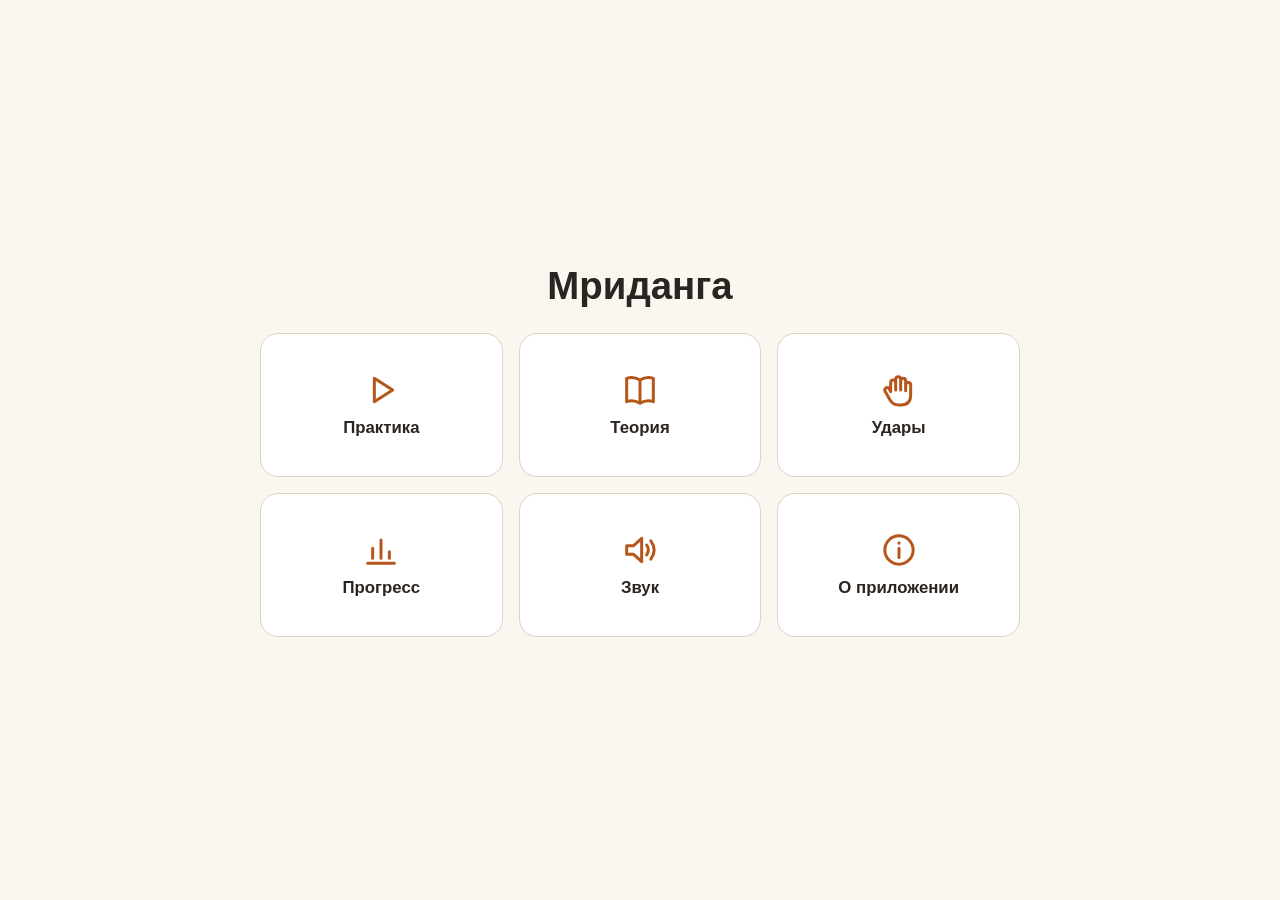
<file: index.html>
<!doctype html>
<html lang="ru">
<head>
  <meta charset="utf-8">
  <meta name="viewport" content="width=device-width, initial-scale=1, viewport-fit=cover">
  <title>Мриданга</title>
  <meta name="description" content="Мриданга: упражнения, метроном и подсказки предстоящих ударов.">
  <meta name="theme-color" content="#faf6f0" media="(prefers-color-scheme: light)">
  <meta name="theme-color" content="#1b1815" media="(prefers-color-scheme: dark)">
  <link rel="stylesheet" href="src/styles.css?v=0.3.7">
</head>
<body>
  <div class="shell">
    <header class="bar bar-top" id="top" hidden></header>
    <main id="app" tabindex="-1"><p class="muted loading">Загрузка…</p></main>
    <footer class="bar bar-bottom" id="bottom" hidden></footer>
  </div>
  <noscript>Для работы самоучителя нужен JavaScript.</noscript>
  <script type="module" src="src/app.js?v=0.3.8"></script>
</body>
</html>
</file>
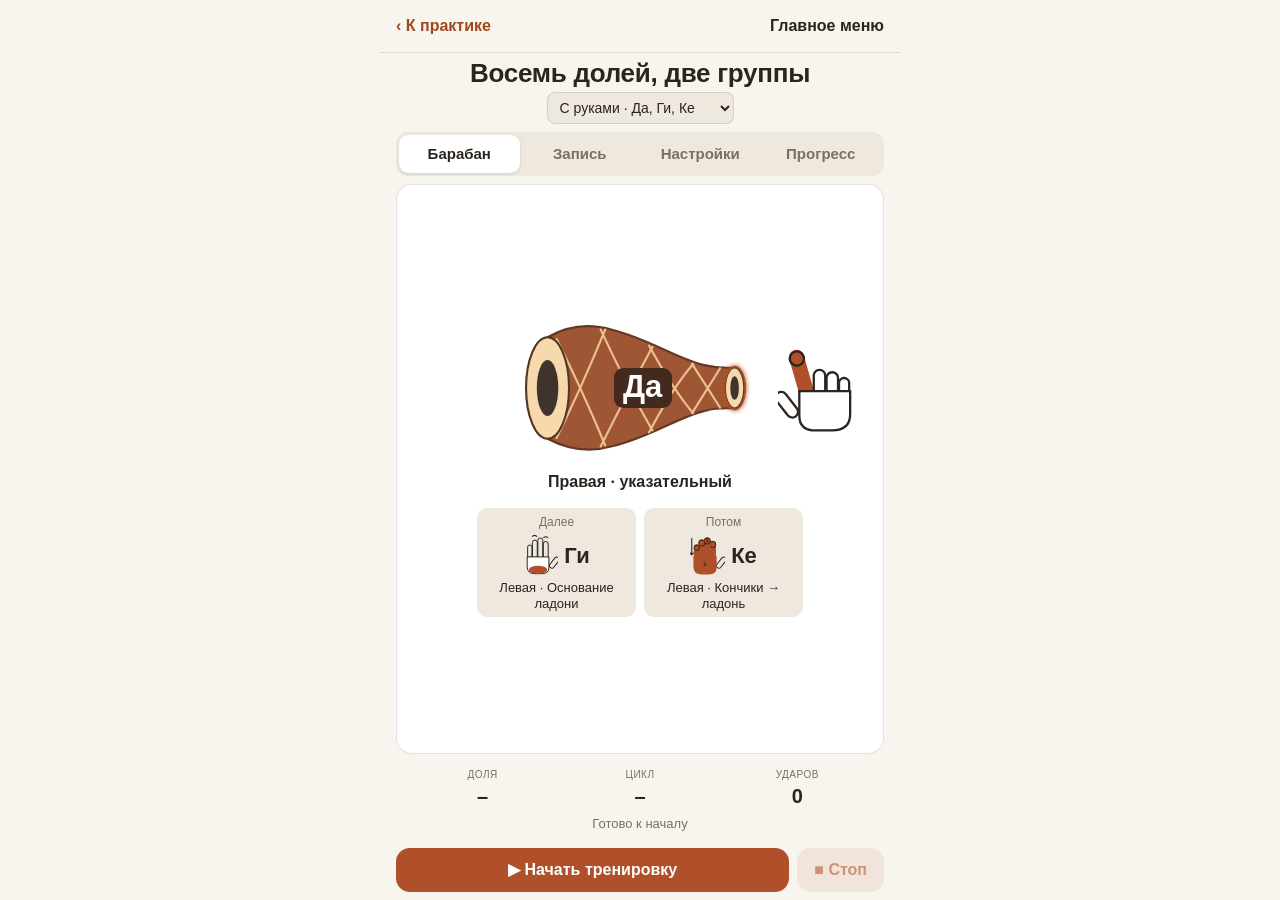
<file: eight/index.html>
<!doctype html><html lang="ru"><meta charset="utf-8"><meta name="viewport" content="width=device-width,initial-scale=1,viewport-fit=cover"><meta name="color-scheme" content="light dark"><title>Восемь долей, две группы · Мриданга</title><style>/* Самоучитель по мриданге — мобильная тема.
   Внутри Telegram цвета берутся из themeParams (--tg-*), вне — из своей палитры. */

:root {
  --bg-d: #f8f4ee;
  --bg2-d: #efe8de;
  --surface-d: #ffffff;
  --text-d: #2b241f;
  --hint-d: #7b6f65;
  --accent-d: #b0502a;
  --accent-text-d: #ffffff;
  --link-d: #a2461f;

  --bg: var(--tg-bg, var(--bg-d));
  --bg-2: var(--tg-bg-2, var(--bg2-d));
  --surface: var(--surface-d);
  --text: var(--tg-text, var(--text-d));
  --hint: var(--tg-hint, var(--hint-d));
  --accent: var(--tg-button, var(--accent-d));
  --accent-text: var(--tg-button-text, var(--accent-text-d));
  --link: var(--tg-link, var(--link-d));
  --accent-soft: color-mix(in srgb, var(--accent) 16%, transparent);
  --line: color-mix(in srgb, var(--text) 13%, transparent);
  --now: #e9a23b;

  --draft: #8a6d1f;
  --draft-bg: #fbf1d4;
  --review: #9a5a00;
  --review-bg: #ffe8c7;
  --verified: #1f7a43;
  --verified-bg: #d9f2e2;
  --published: #156a7a;
  --published-bg: #d5eef2;
  --invalid: #b3261e;
  --invalid-bg: #fbe1de;
  --test: #3d5a8a;
  --test-bg: #e3eaf6;
  --danger: #b3261e;

  --radius: 16px;
  --gutter: 16px;
  font-family: -apple-system, BlinkMacSystemFont, 'Segoe UI', Roboto, 'Helvetica Neue', Arial, sans-serif;
  color-scheme: light dark;
}

@media (prefers-color-scheme: dark) {
  :root:not([data-theme='light']) {
    --bg-d: #191512;
    --bg2-d: #231d18;
    --surface-d: #2a231d;
    --text-d: #f2eae1;
    --hint-d: #a89a8d;
    --accent-d: #e27c4c;
    --accent-text-d: #1a120d;
    --link-d: #f0a172;
    --draft: #e8cd7a;
    --draft-bg: #3a3218;
    --review: #ffbf6b;
    --review-bg: #3d2a10;
    --verified: #7fd6a0;
    --verified-bg: #173523;
    --published: #7fd0de;
    --published-bg: #12323a;
    --invalid: #ff9a8f;
    --invalid-bg: #3d1714;
    --test: #a9c2ee;
    --test-bg: #1c2638;
  }
}

:root[data-theme='dark'] {
  --bg-d: #191512;
  --bg2-d: #231d18;
  --surface-d: #2a231d;
  --text-d: #f2eae1;
  --hint-d: #a89a8d;
  --accent-d: #e27c4c;
  --accent-text-d: #1a120d;
  --link-d: #f0a172;
  --surface: var(--tg-bg-2, var(--surface-d));
  --draft: #e8cd7a;
  --draft-bg: #3a3218;
  --review: #ffbf6b;
  --review-bg: #3d2a10;
  --verified: #7fd6a0;
  --verified-bg: #173523;
  --published: #7fd0de;
  --published-bg: #12323a;
  --invalid: #ff9a8f;
  --invalid-bg: #3d1714;
  --test: #a9c2ee;
  --test-bg: #1c2638;
}

* { box-sizing: border-box; }
html { -webkit-text-size-adjust: 100%; }
body {
  margin: 0;
  background: var(--bg);
  color: var(--text);
  font-size: 16px;
  line-height: 1.45;
  -webkit-tap-highlight-color: transparent;
}
a { color: var(--link); }
h1 { font-size: 26px; line-height: 1.15; margin: 4px 0 6px; letter-spacing: -0.01em; }
h2 { font-size: 15px; text-transform: uppercase; letter-spacing: 0.06em; color: var(--hint); margin: 0 0 10px; }
.card h2 + * { margin-top: 0; }
.card h2:not(:first-child) { margin-top: 18px; }
p { margin: 0 0 8px; }
code { font-family: ui-monospace, SFMono-Regular, Menlo, monospace; font-size: 0.9em; }
button, select, input { font: inherit; color: inherit; }
.boot { padding: 40px var(--gutter); color: var(--hint); }

#app { max-width: 520px; margin: 0 auto; min-height: 100vh; }
.topbar {
  position: sticky; top: 0; z-index: 5;
  display: flex; align-items: center; gap: 10px;
  padding: calc(8px + env(safe-area-inset-top)) var(--gutter) 8px;
  background: color-mix(in srgb, var(--bg) 90%, transparent);
  backdrop-filter: blur(10px);
  border-bottom: 1px solid var(--line);
}
.topbar .brand { font-weight: 700; text-decoration: none; color: var(--text); }
.topbar .back { text-decoration: none; font-weight: 600; min-height: 36px; display: inline-flex; align-items: center; }
.topbar .back[hidden] { display: none; }
.topbar .env { margin-left: auto; font-size: 12px; color: var(--hint); border: 1px solid var(--line); border-radius: 99px; padding: 2px 8px; }

main { outline: none; }
.screen { padding: 14px var(--gutter) calc(32px + env(safe-area-inset-bottom)); display: grid; grid-template-columns: minmax(0, 1fr); gap: 14px; }
.screen-head .lead, .hero .lead { color: var(--hint); }
.eyebrow { font-size: 13px; color: var(--hint); margin: 0; }
.section-title { margin: 4px 0 -4px; }
.hint { color: var(--hint); font-size: 13px; }
.center { text-align: center; }
.row { display: flex; flex-wrap: wrap; gap: 6px; align-items: center; }

.card {
  background: var(--surface);
  border: 1px solid var(--line);
  border-radius: var(--radius);
  padding: 14px;
  color: inherit;
  text-decoration: none;
  display: block;
}

/* Маркировка статуса */
.badge { display: inline-flex; align-items: center; gap: 2px; font-size: 12px; font-weight: 600; padding: 3px 8px; border-radius: 99px; white-space: nowrap; }
.badge-draft { color: var(--draft); background: var(--draft-bg); }
.badge-review { color: var(--review); background: var(--review-bg); }
.badge-verified { color: var(--verified); background: var(--verified-bg); }
.badge-published { color: var(--published); background: var(--published-bg); }
.badge-invalid { color: var(--invalid); background: var(--invalid-bg); }
.chip { display: inline-block; font-size: 12px; padding: 3px 8px; border-radius: 99px; background: var(--bg-2); color: var(--hint); }
.chip.warn { color: var(--review); background: var(--review-bg); margin-left: 6px; }
.banner { border-radius: 12px; padding: 10px 12px; font-size: 14px; border-left: 4px solid currentColor; }
.banner p:last-child { margin: 0; }
.banner-draft { color: var(--draft); background: var(--draft-bg); }
.banner-review { color: var(--review); background: var(--review-bg); }
.banner-invalid { color: var(--invalid); background: var(--invalid-bg); }
.banner-invalid a { color: inherit; font-weight: 600; }
/* Тестовое происхождение — отдельный тон, не путать со статусом проверки */
.origin-mark { margin: 6px 0 8px; padding: 8px 10px; border-radius: 10px; font-size: 14px; color: var(--test); background: var(--test-bg); border: 1px dashed currentColor; }
.origin-mark p { margin: 0; }
.origin-mark p + p { margin-top: 4px; color: var(--text); }
.chip.test { color: var(--test); background: var(--test-bg); }
.banner p { color: var(--text); }
.draft-term { text-decoration: underline dashed color-mix(in srgb, currentColor 55%, transparent); text-underline-offset: 3px; }

/* Главная */
.hero { text-align: center; padding: 8px 0 0; }
.hero-mark svg { width: 120px; height: 60px; }
.tiles { display: grid; grid-template-columns: 1fr 1fr; gap: 10px; }
.tile {
  display: grid; gap: 2px; padding: 14px; min-height: 96px;
  background: var(--surface); border: 1px solid var(--line); border-radius: var(--radius);
  text-decoration: none; color: var(--text);
}
.tile:active, .card.item:active { transform: scale(0.985); }
.tile-icon { font-size: 22px; color: var(--accent); }
.tile small { color: var(--hint); }
.continue { display: grid; gap: 2px; border-color: var(--accent); }
.continue small { color: var(--accent); font-weight: 600; }
.stat-row { display: grid; grid-template-columns: repeat(3, 1fr); text-align: center; }
.stat-row b { display: block; font-size: 22px; }
.stat-row small { color: var(--hint); font-size: 12px; }

/* Списки */
.list { list-style: none; margin: 0; padding: 0; display: grid; gap: 10px; }
.card.item { display: flex; gap: 12px; align-items: flex-start; }
.item-num {
  flex: none; width: 32px; height: 32px; border-radius: 50%;
  display: grid; place-items: center; font-weight: 700;
  background: var(--accent-soft); color: var(--accent);
}
.item-body { display: grid; gap: 6px; min-width: 0; }
.item-body p { margin: 0; color: var(--hint); font-size: 14px; }
.formula-preview { display: grid; gap: 2px; }
.formula-inline { display: flex; flex-wrap: wrap; gap: 4px 8px; font-size: 14px; }
.formula-inline .fi-accent { font-weight: 800; color: var(--accent); }
.formula-inline .fi-rest { color: var(--hint); }
.formula-inline .fi-group { color: var(--hint); }
.formula-inline .fi-multi { display: inline-flex; gap: 3px; padding: 0 5px; border-radius: 6px; background: var(--bg-2); }

/* Ритмическая сетка */
.rhythm-grid { display: grid; gap: 12px; }
.cycle-label { font-size: 12px; color: var(--hint); margin-bottom: 4px; font-weight: 600; }
.beats { display: grid; grid-template-columns: repeat(var(--cols), minmax(0, 1fr)); gap: 6px 4px; }
.beat {
  border-radius: 10px; padding: 4px; display: grid; gap: 4px;
  background: var(--bg-2); border: 2px solid transparent;
  transition: border-color 60ms linear;
}
.beat.metro-odd { background: color-mix(in srgb, var(--bg-2) 55%, var(--surface)); }
.beat.group-start { box-shadow: -4px 0 0 -1px var(--surface), -6px 0 0 -1px var(--accent); }
.beats[style*='--cols: 4'] .beat.group-start:nth-child(4n + 1),
.beats[style*='--cols: 2'] .beat.group-start:nth-child(2n + 1) { box-shadow: none; border-top: 2px solid var(--accent); }
.beat.now { border-color: var(--now); }
.subs { display: grid; grid-template-columns: repeat(var(--subs), minmax(0, 1fr)); gap: 2px; min-height: 48px; }
.sub {
  position: relative; display: grid; place-items: center; border-radius: 7px;
  background: var(--surface); min-width: 0; overflow: hidden; padding: 0 1px;
  transition: background-color 60ms linear, transform 60ms linear;
}
.sub .mark { font-size: 15px; font-weight: 500; white-space: nowrap; overflow: hidden; text-overflow: clip; max-width: 100%; }
.beat.subs-2 .mark { font-size: 13px; }
.beat.subs-3 .mark { font-size: 11px; }
.beat:is(.subs-4, .subs-5, .subs-6, .subs-7, .subs-8) .mark { font-size: 10px; }
.sub.accent { background: var(--accent-soft); }
.sub.accent .mark { font-weight: 800; color: var(--accent); }
.accent-mark { position: absolute; top: 0; left: 3px; font-size: 12px; font-weight: 900; color: var(--accent); line-height: 1; }
.sub.rest { background: transparent; border: 1.5px dashed var(--line); }
.sub.rest .mark { color: var(--hint); font-size: 22px; line-height: 1; }
.sub.now { background: var(--now); transform: scale(1.04); }
.sub.now .mark, .sub.now .accent-mark { color: #1d140c; }
.beat-num { text-align: center; font-size: 12px; font-weight: 700; color: var(--hint); }
.beat-num.off { font-weight: 400; opacity: 0.7; }
.legend-box summary { cursor: pointer; color: var(--link); font-size: 14px; margin-top: 8px; }
.legend { list-style: none; padding: 0; margin: 8px 0 0; display: grid; grid-template-columns: 1fr 1fr; gap: 6px; font-size: 13px; color: var(--hint); }
.lg { display: inline-block; min-width: 34px; text-align: center; padding: 1px 4px; border-radius: 6px; background: var(--bg-2); color: var(--text); font-weight: 600; }
.lg-accent { color: var(--accent); background: var(--accent-soft); }
.lg-rest { border: 1.5px dashed var(--line); background: transparent; }
.lg-group { color: var(--accent); }

/* Управление */
.segmented { display: grid; grid-auto-flow: column; grid-auto-columns: 1fr; gap: 4px; padding: 4px; background: var(--bg-2); border-radius: 12px; }
.seg {
  border: 0; border-radius: 9px; padding: 8px 6px; background: transparent; cursor: pointer;
  display: grid; gap: 1px; font-weight: 600; min-height: 48px;
}
.seg small { font-weight: 400; font-size: 11px; color: var(--hint); }
.seg.active { background: var(--surface); box-shadow: 0 1px 3px rgb(0 0 0 / 12%); color: var(--accent); }
.tempo { display: grid; gap: 6px; }
.tempo-row { display: flex; align-items: center; justify-content: space-between; }
.tempo-value b { font-size: 34px; font-variant-numeric: tabular-nums; }
.tempo-value small { color: var(--hint); }
.tempo-range { display: flex; justify-content: space-between; font-size: 12px; color: var(--hint); }
input[type='range'] { width: 100%; accent-color: var(--accent); min-height: 32px; }
.round {
  width: 48px; height: 48px; border-radius: 50%; border: 1px solid var(--line);
  background: var(--bg-2); font-size: 24px; font-weight: 600; cursor: pointer; line-height: 1;
}
.round.small { width: 40px; height: 40px; font-size: 20px; }
.round:active { background: var(--accent-soft); }
.stepper { display: inline-flex; align-items: center; gap: 8px; }
.stepper-value { min-width: 48px; text-align: center; font-weight: 700; font-variant-numeric: tabular-nums; }
.repeat-row { display: flex; align-items: center; justify-content: space-between; gap: 8px; flex-wrap: wrap; margin-top: 14px; }
.check { display: inline-flex; align-items: center; gap: 8px; font-size: 14px; min-height: 40px; }
.check input { width: 20px; height: 20px; accent-color: var(--accent); }

/* Счётчик */
.counter { background: var(--surface); border: 1px solid var(--line); border-radius: var(--radius); padding: 12px; display: grid; gap: 8px; }
.counter-cells { display: grid; grid-template-columns: repeat(3, 1fr); text-align: center; }
.cc span { display: block; font-size: 12px; color: var(--hint); text-transform: uppercase; letter-spacing: 0.05em; }
.cc b { font-size: 28px; font-variant-numeric: tabular-nums; }
.cycle-dots { display: flex; flex-wrap: wrap; justify-content: center; gap: 6px; min-height: 10px; }
.dot { width: 10px; height: 10px; border-radius: 50%; background: var(--bg-2); border: 1px solid var(--line); }
.dot.done { background: var(--accent); border-color: var(--accent); }
.dot.cur { background: var(--now); border-color: var(--now); }
.counter-phase { text-align: center; font-size: 14px; color: var(--hint); }

/* Кнопки */
.actions { display: grid; grid-template-columns: 1fr 1fr; gap: 10px; }
.actions.single { grid-template-columns: 1fr; }
.btn {
  min-height: 52px; border-radius: 14px; border: 1px solid transparent; padding: 0 16px;
  font-weight: 700; font-size: 16px; cursor: pointer;
}
.btn[hidden] { display: none; }
.btn.primary { background: var(--accent); color: var(--accent-text); }
.btn.secondary { background: var(--accent-soft); color: var(--accent); }
.btn.ghost { background: transparent; border-color: var(--line); color: var(--text); }
.btn.big { min-height: 60px; font-size: 18px; }
.btn.stop { background: var(--text); color: var(--bg); }
.btn.danger { background: transparent; border-color: var(--danger); color: var(--danger); width: 100%; }
.btn:disabled { opacity: 0.6; }

/* Метроном */
.metro-lights { display: flex; flex-wrap: wrap; justify-content: center; gap: 8px; margin-bottom: 14px; }
.light {
  width: 40px; height: 40px; border-radius: 50%; display: grid; place-items: center;
  background: var(--bg-2); color: var(--hint); font-weight: 700; font-size: 14px;
  border: 2px solid var(--line); transition: background-color 50ms linear;
}
.light.first { border-color: var(--accent); }
.light.on { background: var(--now); color: #1d140c; border-color: var(--now); }
.light.first.on { background: var(--accent); color: var(--accent-text); border-color: var(--accent); }

/* Описание материала */
.meta { display: grid; grid-template-columns: minmax(96px, auto) 1fr; gap: 8px 12px; margin: 0; font-size: 14px; }
.meta dt { color: var(--hint); }
.meta dd { margin: 0; min-width: 0; overflow-wrap: anywhere; }
.meta .badge { white-space: normal; }
.formula-src { display: block; background: var(--bg-2); padding: 4px 6px; border-radius: 6px; margin-bottom: 4px; }
.progress-line { font-weight: 600; }

/* Настройки */
.set-row { display: flex; align-items: center; justify-content: space-between; gap: 12px; padding: 10px 0; border-bottom: 1px solid var(--line); min-height: 48px; }
.set-row:last-child { border-bottom: 0; }
.set-row > span:first-child { display: grid; }
.set-row small { color: var(--hint); font-size: 12px; }
.set-row.disabled { opacity: 0.65; }
.set-row select { padding: 8px; border-radius: 10px; border: 1px solid var(--line); background: var(--bg-2); max-width: 60%; min-width: 0; flex: 0 1 auto; text-overflow: ellipsis; }
.range-wrap { display: flex; align-items: center; gap: 8px; width: 50%; }
.range-wrap output { min-width: 40px; text-align: right; font-size: 13px; color: var(--hint); }
.switch { appearance: none; width: 46px; height: 28px; border-radius: 99px; background: var(--bg-2); border: 1px solid var(--line); position: relative; flex: none; cursor: pointer; transition: background-color 120ms; }
.switch::after { content: ''; position: absolute; top: 2px; left: 2px; width: 22px; height: 22px; border-radius: 50%; background: var(--surface); box-shadow: 0 1px 2px rgb(0 0 0 / 25%); transition: transform 120ms; }
.switch:checked { background: var(--accent); border-color: var(--accent); }
.switch:checked::after { transform: translateX(18px); }
.switch:disabled { cursor: not-allowed; }

/* Термины */
.term { display: grid; gap: 6px; }
.term-head { display: flex; align-items: center; gap: 8px; flex-wrap: wrap; }
.term-label { font-size: 22px; }
.errors { color: var(--danger); font-size: 13px; padding-left: 18px; }

/* Панель тренировки: лента, «Без движения», сетка. Во время игры прилипает под шапкой,
   чтобы «Стоп» и ближайшие удары были видны вместе без прокрутки к ним. */
.practice-panel {
  background: var(--surface); border: 1px solid var(--line); border-radius: var(--radius);
  padding: 10px; display: grid; gap: 8px;
}
.practice-panel.playing {
  position: sticky; z-index: 4;
  top: calc(53px + env(safe-area-inset-top));
  box-shadow: 0 6px 18px rgb(0 0 0 / 14%);
}
.practice-panel .actions { gap: 8px; }
.panel-marks { display: flex; flex-wrap: wrap; gap: 6px; align-items: center; }
.panel-marks .badge { white-space: normal; }
.practice-panel .btn { min-height: 48px; }
.lane-view { display: grid; gap: 8px; }
.view-switch .seg { min-height: 36px; padding: 4px; font-size: 13px; }
.lane-view [hidden] { display: none !important; }
.lane-status { margin: 0; font-size: 12px; color: var(--hint); text-align: center; min-height: 2.6em; }
.lane-view[data-state='hidden'] .lane-status { color: var(--review); font-weight: 600; }

.lane {
  --card-w: 60px; --marker-x: 96px;
  position: relative; height: 152px; overflow: hidden; border-radius: 12px;
  background: var(--bg-2); touch-action: pan-y; contain: layout paint;
}
.lane-strip {
  position: absolute; inset: 0 auto 0 0; width: 0;
  will-change: transform; pointer-events: none;
}
.lane-strip .lc {
  position: absolute; top: 22px; left: calc(var(--seq) * var(--card-w));
  width: calc(var(--card-w) - 4px); margin-left: 2px; height: 106px;
}
.lane-strip .lc.past { opacity: 0.45; }
/* Линия «Сейчас» видна над и под рядом карточек и не закрывает текст */
.lane-marker {
  position: absolute; top: 14px; bottom: 0; left: calc(var(--marker-x) - 1.5px);
  width: 3px; pointer-events: none;
  background: linear-gradient(to bottom, var(--now) 0 9px, transparent 9px calc(100% - 26px), var(--now) calc(100% - 26px));
}
.lane-marker::before {
  content: ''; position: absolute; top: -2px; left: -4.5px;
  border: 6px solid transparent; border-top-color: var(--now); border-bottom: 0;
}
.lane-marker span {
  position: absolute; bottom: 2px; left: 50%; transform: translateX(-50%);
  font-size: 11px; font-weight: 800; color: var(--text); background: var(--now);
  color: #1d140c; padding: 0 6px; border-radius: 99px; white-space: nowrap;
}

/* Карточка удара (лента и «Без движения») */
.lc {
  display: grid; grid-template-rows: auto auto auto 1fr; justify-items: center; align-content: start;
  gap: 1px; padding: 3px 2px; border-radius: 9px; background: var(--surface);
  border: 1.5px solid var(--line); text-align: center; overflow: hidden; min-width: 0;
}
.lc-top { display: flex; gap: 4px; justify-content: center; font-size: 11px; color: var(--hint); font-weight: 700; min-height: 15px; }
.lc-sub { font-weight: 400; }
.lc-main { font-size: 18px; font-weight: 600; line-height: 1.15; min-height: 1.15em; white-space: nowrap; max-width: 100%; overflow: hidden; }
.lc > * { min-height: min-content; }
.lc-main.long { font-size: 15px; }
.lc-main.xlong { font-size: 13px; }
.lc-accent { color: var(--accent); font-weight: 900; margin-right: 1px; }
.lc.accent { border-color: var(--accent); border-width: 2.5px; }
.lc.accent .lc-main { color: var(--accent); font-weight: 800; }
.lc-flag { font-size: 10px; font-weight: 700; color: var(--accent); text-transform: uppercase; letter-spacing: 0.03em; }
.lc-tech { max-width: 100%; font-size: 9px; line-height: 1.15; letter-spacing: -0.02em; overflow-wrap: normal; word-break: normal; hyphens: none; color: var(--hint); display: grid; justify-items: center; gap: 1px; }
.lc-tech.unknown { font-style: italic; }
/* Признаки техники: рука и мембрана (Р:П, М:Л), пальцы, приём (значок легенды) */
.tech-row { display: flex; align-items: center; justify-content: center; gap: 2px; min-height: 0; }
.tech-row:empty { display: none; }
.tech-sides { display: grid; text-align: left; font-weight: 700; line-height: 1.1; white-space: nowrap; }
.tech-fingers { max-width: 100%; }
.tech-method b { font-size: 11px; font-weight: 800; color: var(--text); }
.lc.now .tech-method b { color: #1d140c; }
.lc-tech.full { font-size: 10px; letter-spacing: 0; }
.lc-tech.full .tech-method { white-space: normal; }
.tech-legend { margin: 0; font-size: 11px; line-height: 1.3; color: var(--hint); display: grid; gap: 2px; text-align: center; }
.tech-legend b { color: var(--text); }
.lc-tech.invalid { color: var(--invalid); font-style: normal; font-weight: 700; }
.lc-unverified { font-size: 9px; color: var(--review); white-space: nowrap; }
.lc-unverified .full { display: none; }
.still .lc-unverified .full { display: inline; }
.still .lc-unverified .short { display: none; }
.lc.rest { background: transparent; border-style: dashed; }
.lc.rest .lc-main { font-size: 13px; color: var(--hint); font-weight: 500; padding-top: 6px; }
.lc.count-in { background: transparent; border-style: dotted; }
.lc.count-in .lc-main { font-size: 22px; color: var(--hint); }
.lc.count-in .lc-count { font-weight: 400; }
.lc.end { background: var(--bg); border-style: double; border-width: 3px; }
.lc.end .lc-main { font-size: 13px; padding-top: 14px; }
.lc.empty { background: transparent; border-style: dashed; }
.lc.empty .lc-main { color: var(--hint); padding-top: 22px; }
.lc.now { background: var(--now); border-color: var(--now); }
.lc.now .lc-main, .lc.now .lc-top, .lc.now .lc-tech, .lc.now .lc-accent, .lc.now .lc-flag, .lc.now .lc-unverified { color: #1d140c; }
/* Поддоли одной доли — общая полоса снизу */
.lc.in-beat { box-shadow: inset 0 -4px 0 color-mix(in srgb, var(--accent) 35%, transparent); }
.lane-strip .lc.in-beat:not(.sub-last) { margin-right: -2px; border-top-right-radius: 3px; border-bottom-right-radius: 3px; }
.lane-strip .lc.in-beat:not(.sub-first) { border-top-left-radius: 3px; border-bottom-left-radius: 3px; }
/* Граница цикла: подпись над карточкой и черта слева */
.lc-boundary {
  position: absolute; top: -20px; left: -2px; white-space: nowrap;
  font-size: 10px; font-weight: 700; color: var(--accent);
}
.lane-strip .lc.cycle-start { overflow: visible; border-left: 3px solid var(--accent); }
.lane-strip .lc.cycle-start .lc-boundary { top: -21px; }
/* Левая полоса начала цикла сужает карточку: «уточняется» не должно выходить за край */
.lane-strip .lc.cycle-start .lc-tech.unknown { letter-spacing: -0.06em; }
.still .lc.cycle-start .lc-boundary { position: static; order: -1; white-space: normal; font-size: 10px; }
.still .lc { position: relative; min-height: 108px; }
.still .lc.cycle-start { border-left: 3px solid var(--accent); }
.hand { color: currentColor; }
.hand .finger, .hand .palm { fill: none; stroke: currentColor; stroke-width: 1.3; }
.hand .on { fill: currentColor; }

.still { display: grid; grid-template-columns: repeat(3, minmax(0, 1fr)); gap: 6px; }
.still-slot { display: grid; gap: 4px; min-width: 0; }
.still-title { font-size: 12px; font-weight: 800; text-align: center; color: var(--hint); text-transform: uppercase; letter-spacing: 0.04em; }
.still-slot:first-child .still-title { color: var(--text); }
.panel-grid .rhythm-grid { gap: 6px; }

.counter.compact { padding: 6px 8px; gap: 4px; border: 0; background: transparent; }
.counter.compact .cc b { font-size: 20px; }
.counter.compact .cc span { font-size: 10px; }
.counter.compact .counter-phase { font-size: 13px; }

/* Проверка звука */
.diag-stop { position: sticky; top: calc(53px + env(safe-area-inset-top)); z-index: 4; }
.diag-stop .btn { width: 100%; }
.diag-buttons { display: grid; gap: 8px; }
.diag-buttons .btn { min-height: 44px; font-size: 14px; }
.range-wrap.wide { width: 100%; }
.flash-row { display: flex; align-items: center; gap: 12px; margin-top: 8px; }
.flash { flex: none; width: 56px; height: 56px; border-radius: 12px; background: var(--bg-2); border: 2px solid var(--line); }
.flash.on { background: #ffffff; border-color: var(--now); }
.flash.on.accent { background: var(--now); }
.diag-run { margin: 0; font-weight: 600; font-size: 14px; }
.diag-summary { width: 100%; font-family: ui-monospace, Menlo, monospace; font-size: 11px; border-radius: 10px; border: 1px solid var(--line); background: var(--bg-2); padding: 8px; margin-top: 8px; }
.diag-log { font-size: 12px; padding-left: 18px; margin: 0; display: grid; gap: 2px; }
.tiles .tile:last-child:nth-child(odd) { grid-column: span 2; min-height: 72px; }

:focus-visible { outline: 3px solid var(--now); outline-offset: 2px; }

@media (prefers-reduced-motion: reduce) {
  * { transition: none !important; }
  .sub.now { transform: none; }
}
/* Безопасные зоны: внутри Telegram — его переменные (Bot API 8.0+), вне — env() */
.screen {
  padding-left: calc(var(--gutter) + var(--tg-safe-area-inset-left, env(safe-area-inset-left, 0px)));
  padding-right: calc(var(--gutter) + var(--tg-safe-area-inset-right, env(safe-area-inset-right, 0px)));
  padding-bottom: calc(32px + var(--tg-safe-area-inset-bottom, env(safe-area-inset-bottom, 0px)) + var(--tg-content-safe-area-inset-bottom, 0px));
}
@media (max-width: 360px) {
  :root { --gutter: 12px; }
  .sub .mark { font-size: 13px; }
  .beat.subs-2 .mark { font-size: 11px; }
}
/* One stationary exercise card; short screens reflow, and large type may grow. */
#app:has(.exercise) { display:flex; flex-direction:column; min-height:100dvh; }
#app:has(.exercise) main { flex:1; display:flex; }
.exercise { width:100%; min-height:calc(100dvh - 54px - env(safe-area-inset-top)); grid-template-rows:auto auto minmax(min-content,1fr) auto auto; gap:8px; padding-top:6px; padding-bottom:calc(8px + env(safe-area-inset-bottom)); }
#app:has(.exercise) .env {display:none;}
#app:has(.exercise) .brand {margin-left:auto;}
.exercise-title h1 {font-size:clamp(17px,4.8vw,26px); text-align:center; margin:0;}
.exercise-tabs { display:grid; grid-template-columns:repeat(4,1fr); background:var(--bg-2); border-radius:12px; padding:3px; }
.card-tab {border:none; background:none; color:var(--hint); border-radius:9px; min-height:38px; padding:3px; font-size:clamp(12px,3.35vw,15px); font-weight:600}
.card-tab[aria-pressed=true] {color:var(--text);background:var(--surface);box-shadow:0 1px 3px #0002;}
.exercise-view {display:grid; align-content:center; min-width:0; background:var(--surface); border:1px solid var(--line); border-radius:var(--radius); padding:clamp(6px,2vw,14px);}
.drum-stage {display:grid;justify-items:center; gap:8px; width:100%;}
.drum-shape {position:relative;width:min(100%,360px,61dvh); }
.drum-shape img {width:100%;height:auto;display:block;}
.drum-word {position:absolute;top:50%;left:51%;transform:translate(-50%,-50%);font-size:clamp(20px,7vw,40px);line-height:1.15;padding:.04em .3em .1em;border-radius:.3em;color:white;background:#43291e;white-space:nowrap;}
.drum-cue {min-height:1.3em;line-height:1.3; text-align:center;}
.drum-cue:empty {visibility:hidden;}
.drum-next {display:grid;grid-template-columns:repeat(2,minmax(0,1fr));gap:8px;width:min(80%,260px);}
.drum-step {display:grid;text-align:center; background:var(--bg-2);border-radius:10px;padding:6px;}
.drum-step small {color:var(--hint);font-size:12px;}
.drum-step b {font-size:clamp(16px,4.5vw,22px);}
.exercise-options,.exercise-progress {display:grid;gap:10px;}
.exercise-options .seg {min-height:40px;padding:4px;}
.option-line {display:flex;align-items:center;justify-content:space-between;gap:5px;}
.option-line select {font:inherit;background:var(--bg-2);color:var(--text);border:1px solid var(--line);border-radius:10px;padding:8px;}
.exercise .cycle-dots {display:none;}
.exercise .transport {min-height:44px; width:100%;}
@media(max-height:480px) and (min-width:560px) {
 #app:has(.exercise) { max-width:850px; }
 #app:has(.exercise) .topbar {padding-block:1px;}
 .exercise {min-height:calc(100dvh - 39px - env(safe-area-inset-top));grid-template-columns:minmax(0,1fr) minmax(150px,27%); grid-template-rows:auto 1fr auto; gap:4px 10px;}
 .exercise-title {grid-column:1/-1;}
 .exercise-tabs {grid-column:2;grid-row:2; align-self:start;grid-template-columns:1fr 1fr;}
 .exercise-view {grid-column:1;grid-row:2/4;}
 .exercise .counter {grid-column:2;grid-row:2;align-self:end;}
 .exercise .transport {grid-column:2;grid-row:3;}
 .drum-shape {width:min(100%,340px,74dvh);}
}
.exercise .lane-status {margin:0;}
.exercise .panel-grid .subs {min-height:34px;}
.exercise .panel-grid .beat {gap:2px;padding:3px;}
.hero-mark img {width:105px;height:auto;display:block;margin:auto;}
@media(max-height:680px) {
 .exercise .counter.compact {padding-block:2px;}
 .exercise .panel-grid .beats {row-gap:3px;}
 .home {gap:6px;padding-block:6px;}
 .home .hero {padding-top:0;}
 .home .hero-mark img {width:65px;}
 .home .tile, .home .tile:last-child:nth-child(odd) {min-height:48px;padding:5px 10px;}
 .home .tiles {gap:5px;}
 .home .hero .lead {display:none;}
 .home .stats {padding:6px;}
}
.variant-row {display:flex;align-items:center;justify-content:center;gap:5px;margin-top:3px;}
.variant-row select,.edit-grip,.hand-form select {color:var(--text);background:var(--bg-2);border:1px solid var(--line);border-radius:8px;padding:4px 8px;font:inherit;}
.variant-row select,.edit-grip {min-height:32px;font-size:14px;}
.eight-scene {display:grid;width:100%;grid-template-columns:minmax(0,1fr) minmax(0,2.6fr) minmax(0,1fr);align-items:center;max-width:520px;margin:auto;}
.eight-scene .drum-shape {width:100%;}
.eight-scene .drum-word {font-size:clamp(18px,5.7vw,31px);}
.hit-hand {min-width:0;display:grid;place-items:center;}
.hit-hand svg {width:min(100%,82px);height:auto;}
.drum-stage {gap:5px;}
.drum-next {width:100%;max-width:326px;}
.step-body {display:flex;align-items:center;justify-content:center;gap:6px;height:45px;}
.next-hand {display:inline-flex;align-items:center;}
.next-hand:empty {display:none;}
.next-hand svg {width:35px;height:41px;}
.drum-step {align-content:start;gap:2px;}
.contact-name,.next-hint {overflow-wrap:anywhere;text-align:center;align-content:center;}
.contact-name {min-height:2.6em;max-width:100%;line-height:1.3;font-weight:650;}
.next-hint {font-size:13px;line-height:1.2;min-height:2.4em;}
.hand {display:block;color:var(--text);}
.hand .finger,.hand .palm,.hand .heel {stroke:currentColor;stroke-width:1.4;}
.hand .palm[fill="none"] {fill:var(--surface);}
.hand .on {fill:revert-layer;stroke:var(--accent);stroke-width:2.2;}
.hand .finger.on,.hand .palm.on,.hand .heel.on {fill:var(--accent);}
.hand .tip {fill:var(--accent);stroke:var(--text);stroke-width:1.4;}
.hand .hatch-bg,.hand .seq-dot {fill:var(--accent);}
.hand .hatch-line {stroke:var(--text);stroke-width:1.3;}
.hand .bounce,.hand .arrow {stroke:currentColor;stroke-width:1.5;}
.hand .seq-n {font:800 7px system-ui;fill:var(--text);}
.hand-form {display:grid;gap:8px;color:var(--text);}
.hand-form h2 {margin:0;}
.hand-form>label {display:flex;justify-content:space-between;align-items:center;gap:10px;}
dialog:has(.hand-form) {width:min(340px,92vw);max-height:95dvh;overflow:auto;background:var(--surface);color:var(--text);border:1px solid var(--line);border-radius:12px;padding:14px;}
dialog::backdrop {background:#0009;}
.hand-form fieldset {display:grid;grid-template-columns:repeat(2,minmax(0,1fr));padding:4px;border:1px solid var(--line);border-radius:8px;}
.hand-form fieldset[hidden]{display:none;}
.hand-form fieldset label {display:flex;align-items:center;gap:3px;min-height:34px;}
.editor-actions {display:flex;gap:5px;justify-content:center;flex-wrap:wrap;}
.editor-actions .btn {padding:5px 8px;font-size:14px;min-height:40px;}
.personal-preview {height:48px;display:grid;place-items:center;}
@media(max-height:600px){
 .exercise {gap:4px;}
 .contact-name {font-size:14px;}
 .eight-scene {max-width:min(100%,72dvh);}
 .step-body {height:37px;}
 .next-hand svg {height:34px;width:auto;}
 .drum-step {padding:3px 5px;}
 .next-hint {font-size:12px;}
}
.eight-scene[data-hit="left"] .drum-shape::after,.eight-scene[data-hit="right"] .drum-shape::after {
 content:"";position:absolute;top:50%;transform:translate(-50%,-50%);border:2px solid var(--accent);
 border-radius:50%;box-shadow:0 0 5px var(--accent);pointer-events:none;
}
.eight-scene[data-hit="left"] .drum-shape::after {left:14.2%;width:16.7%;height:74.6%;}
.eight-scene[data-hit="right"] .drum-shape::after {left:86.7%;width:7.5%;height:30.2%;}
.exercise-transport {
  display:grid;
  grid-template-columns:minmax(0,1fr) auto;
  align-items:stretch;
  gap:8px;
}
.exercise-transport .btn {min-height:44px;min-width:0;}
@media(max-height:480px) and (min-width:560px) {
  .exercise .exercise-transport {grid-column:2;grid-row:3;gap:4px;}
  .exercise .exercise-transport .btn {grid-column:auto;grid-row:auto;padding:4px;font-size:14px;}
}
</style><body><div id="app"><header class="topbar"><a class="back" href="/#/practice">‹ К практике</a><a class="brand" href="/">Главное меню</a></header><main id="view"></main></div><script>(()=>{function c(e,t={},...n){let s=document.createElement(e);for(let[o,r]of Object.entries(t??{}))if(!(r==null||r===!1))if(o==="class")s.className=r;else if(o==="dataset")Object.assign(s.dataset,r);else if(o==="style"&&typeof r=="object")for(let[i,l]of Object.entries(r))i.startsWith("--")?s.style.setProperty(i,String(l)):s.style[i]=l;else o.startsWith("on")&&typeof r=="function"?s.addEventListener(o.slice(2),r):r===!0?s.setAttribute(o,""):s.setAttribute(o,r);return Fe(s,n),s}function Fe(e,t){for(let n of t.flat(1/0))n==null||n===!1||e.append(n instanceof Node?n:document.createTextNode(String(n)))}function N(e,...t){return e.replaceChildren(),Fe(e,t),e}var tn=["draft","needs_teacher_review","teacher_verified","published"],ye={draft:{label:"\u0427\u0435\u0440\u043D\u043E\u0432\u0438\u043A",tone:"draft",verified:!1,warning:"\u0427\u0435\u0440\u043D\u043E\u0432\u0438\u043A: \u043D\u0435 \u043F\u0440\u043E\u0432\u0435\u0440\u0435\u043D\u043E \u043F\u0440\u0435\u043F\u043E\u0434\u0430\u0432\u0430\u0442\u0435\u043B\u0435\u043C. \u041D\u0435 \u0438\u0441\u043F\u043E\u043B\u044C\u0437\u0443\u0439\u0442\u0435 \u043A\u0430\u043A \u043E\u0431\u0440\u0430\u0437\u0435\u0446 \u043F\u0440\u0430\u0432\u0438\u043B\u044C\u043D\u043E\u0433\u043E \u0438\u0441\u043F\u043E\u043B\u043D\u0435\u043D\u0438\u044F."},needs_teacher_review:{label:"\u0416\u0434\u0451\u0442 \u043F\u0440\u043E\u0432\u0435\u0440\u043A\u0438 \u043F\u0440\u0435\u043F\u043E\u0434\u0430\u0432\u0430\u0442\u0435\u043B\u044F",tone:"review",verified:!1,warning:"\u041D\u0435 \u043F\u0440\u043E\u0432\u0435\u0440\u0435\u043D\u043E \u043F\u0440\u0435\u043F\u043E\u0434\u0430\u0432\u0430\u0442\u0435\u043B\u0435\u043C: \u0432\u043E\u0437\u043C\u043E\u0436\u043D\u044B \u043E\u0448\u0438\u0431\u043A\u0438 \u0432 \u0444\u043E\u0440\u043C\u0443\u043B\u0435, \u0442\u0435\u043C\u043F\u0435 \u0438 \u043D\u0430\u0437\u0432\u0430\u043D\u0438\u044F\u0445."},teacher_verified:{label:"\u041F\u0440\u043E\u0432\u0435\u0440\u0435\u043D\u043E \u043F\u0440\u0435\u043F\u043E\u0434\u0430\u0432\u0430\u0442\u0435\u043B\u0435\u043C",tone:"verified",verified:!0,warning:null},published:{label:"\u041E\u043F\u0443\u0431\u043B\u0438\u043A\u043E\u0432\u0430\u043D\u043E",tone:"published",verified:!0,warning:null}};function re(e){return tn.includes(e)}function I(e){return!!ye[e]?.verified}function xe(e){let t=new Set;for(let n of e??[])for(let s of n.split(/\s+/))for(let o of s.split(".")){let r=o.replace(/^!/,"");r&&r!=="_"&&r!=="|"&&t.add(r)}return[...t]}function nn(e,t){let n=ye[e]?.label??e??"\u043D\u0435 \u0443\u043A\u0430\u0437\u0430\u043D";return{label:I(e)?"\u041E\u0448\u0438\u0431\u043A\u0430 \u0434\u0430\u043D\u043D\u044B\u0445: \u043F\u0440\u043E\u0432\u0435\u0440\u043A\u0430 \u043D\u0435\u0434\u0435\u0439\u0441\u0442\u0432\u0438\u0442\u0435\u043B\u044C\u043D\u0430":"\u041E\u0448\u0438\u0431\u043A\u0430 \u0434\u0430\u043D\u043D\u044B\u0445",tone:"invalid",verified:!1,warning:`\u041E\u0448\u0438\u0431\u043A\u0430 \u0434\u0430\u043D\u043D\u044B\u0445 \u2014 \u0441\u0447\u0438\u0442\u0430\u0442\u044C \u043D\u0435\u043F\u0440\u043E\u0432\u0435\u0440\u0435\u043D\u043D\u044B\u043C. \u0421\u0442\u0430\u0442\u0443\u0441 \u0432 \u0434\u0430\u043D\u043D\u044B\u0445: \xAB${n}\xBB. \u041F\u0440\u0438\u0447\u0438\u043D\u044B: ${t.join("; ")}.`}}function Q(e,t){let n=e.review?.status,s=e.reviewIssues??[],o=s.length?nn(n,s):ye[n]??{label:"\u0421\u0442\u0430\u0442\u0443\u0441 \u043D\u0435\u0438\u0437\u0432\u0435\u0441\u0442\u0435\u043D",tone:"draft",verified:!1,warning:"\u0421\u0442\u0430\u0442\u0443\u0441 \u043F\u0440\u043E\u0432\u0435\u0440\u043A\u0438 \u043D\u0435\u0438\u0437\u0432\u0435\u0441\u0442\u0435\u043D \u2014 \u0441\u0447\u0438\u0442\u0430\u0442\u044C \u043D\u0435\u043F\u0440\u043E\u0432\u0435\u0440\u0435\u043D\u043D\u044B\u043C."},r=null;if(e.formula&&t){let i=xe(e.formula).map(l=>t.strokes.find(u=>u.id===l)).filter(l=>l&&!I(l.status));i.length&&(r=`\u0427\u0435\u0440\u043D\u043E\u0432\u044B\u0435 \u043D\u0430\u0437\u0432\u0430\u043D\u0438\u044F \u0443\u0434\u0430\u0440\u043E\u0432: ${i.map(l=>`\xAB${l.label}\xBB`).join(", ")} \u2014 \u043D\u0435 \u043F\u043E\u0434\u0442\u0432\u0435\u0440\u0436\u0434\u0435\u043D\u044B \u043F\u0440\u0435\u043F\u043E\u0434\u0430\u0432\u0430\u0442\u0435\u043B\u0435\u043C.`)}return{status:s.length?"invalid":re(n)?n:"unknown",declaredStatus:n??null,label:o.label,tone:o.tone,verified:o.verified,warning:o.warning,termWarning:r,issues:s}}function ve(e){let t=e.source??{},n=t.kind==="test"||t.placeholder===!0,s=null;return t.placeholder&&(s=t.videoTimecode?`\u0418\u0441\u0442\u043E\u0447\u043D\u0438\u043A \u0438 \u0442\u0430\u0439\u043C\u043A\u043E\u0434 ${t.videoTimecode} \u2014 \u0437\u0430\u0433\u043B\u0443\u0448\u043A\u0430, \u044D\u0442\u043E \u043D\u0435 \u0441\u0441\u044B\u043B\u043A\u0430 \u043D\u0430 \u0440\u0435\u0430\u043B\u044C\u043D\u043E\u0435 \u0432\u0438\u0434\u0435\u043E.`:"\u0418\u0441\u0442\u043E\u0447\u043D\u0438\u043A \u2014 \u0437\u0430\u0433\u043B\u0443\u0448\u043A\u0430, \u044D\u0442\u043E \u043D\u0435 \u0441\u0441\u044B\u043B\u043A\u0430 \u043D\u0430 \u0440\u0435\u0430\u043B\u044C\u043D\u044B\u0439 \u043C\u0430\u0442\u0435\u0440\u0438\u0430\u043B."),{test:n,label:n?"\u0422\u0435\u0441\u0442\u043E\u0432\u043E\u0435 \u0443\u043F\u0440\u0430\u0436\u043D\u0435\u043D\u0438\u0435 \u2014 \u0434\u043B\u044F \u043F\u0440\u043E\u0432\u0435\u0440\u043A\u0438 \u0438\u043D\u0442\u0435\u0440\u0444\u0435\u0439\u0441\u0430":null,placeholder:s}}var C=class extends Error{constructor(t){super(t),this.name="FormulaError"}};function sn(e,t,n){if(e==="")throw new C(`\u041F\u0443\u0441\u0442\u0430\u044F \u043F\u043E\u0434\u0434\u043E\u043B\u044F \u0432 \xAB${t}\xBB`);if(e==="_")return{type:"rest"};let s=e,o=!1;if(s.startsWith("!")&&(o=!0,s=s.slice(1),s==="_"))throw new C(`\u041F\u0430\u0443\u0437\u0430 \u043D\u0435 \u043C\u043E\u0436\u0435\u0442 \u0431\u044B\u0442\u044C \u0441 \u0430\u043A\u0446\u0435\u043D\u0442\u043E\u043C: \xAB${t}\xBB`);if(!n.has(s))throw new C(`\u041D\u0435\u0438\u0437\u0432\u0435\u0441\u0442\u043D\u044B\u0439 \u0443\u0434\u0430\u0440 \xAB${s}\xBB \u0432 \xAB${t}\xBB`);return{type:"stroke",stroke:s,accent:o}}function rn(e,t){let n=new Set(t),s=String(e??"").trim().split(/\s+/).filter(Boolean),o=[],r=[0];for(let i of s){if(i==="|"){if(o.length===0||r.at(-1)===o.length)throw new C("\u0420\u0430\u0437\u0434\u0435\u043B\u0438\u0442\u0435\u043B\u044C \u0433\u0440\u0443\u043F\u043F \xAB|\xBB \u043D\u0435 \u043C\u043E\u0436\u0435\u0442 \u0441\u0442\u043E\u044F\u0442\u044C \u0432 \u043D\u0430\u0447\u0430\u043B\u0435 \u0446\u0438\u043A\u043B\u0430 \u0438\u043B\u0438 \u043F\u043E\u0434\u0440\u044F\u0434");r.push(o.length);continue}let l=i.split(".");if(l.length>8)throw new C(`\u0412 \u0434\u043E\u043B\u0435 \xAB${i}\xBB \u0431\u043E\u043B\u044C\u0448\u0435 8 \u043F\u043E\u0434\u0434\u043E\u043B\u0435\u0439`);o.push({subs:l.map(u=>sn(u,i,n))})}if(o.length===0)throw new C("\u041F\u0443\u0441\u0442\u043E\u0439 \u0446\u0438\u043A\u043B");if(r.length>1&&r.at(-1)===o.length)throw new C("\u0420\u0430\u0437\u0434\u0435\u043B\u0438\u0442\u0435\u043B\u044C \u0433\u0440\u0443\u043F\u043F \xAB|\xBB \u043D\u0435 \u043C\u043E\u0436\u0435\u0442 \u0441\u0442\u043E\u044F\u0442\u044C \u0432 \u043A\u043E\u043D\u0446\u0435 \u0446\u0438\u043A\u043B\u0430");return{beats:o,groupStarts:r}}function $e(e,t){if(!Array.isArray(e.formula)||e.formula.length===0)throw new C("\u0424\u043E\u0440\u043C\u0443\u043B\u0430 \u0434\u043E\u043B\u0436\u043D\u0430 \u0431\u044B\u0442\u044C \u043D\u0435\u043F\u0443\u0441\u0442\u044B\u043C \u0441\u043F\u0438\u0441\u043A\u043E\u043C \u0446\u0438\u043A\u043B\u043E\u0432");return e.formula.map((n,s)=>{let o=rn(n,t);if(o.beats.length!==e.beatsPerCycle)throw new C(`\u0426\u0438\u043A\u043B ${s+1}: ${o.beats.length} \u0434\u043E\u043B\u0435\u0439 \u0432\u043C\u0435\u0441\u0442\u043E ${e.beatsPerCycle}`);return o})}var on="\u0422\u0435\u0445\u043D\u0438\u043A\u0430 \u0443\u0442\u043E\u0447\u043D\u044F\u0435\u0442\u0441\u044F",De={right:"\u043F\u0440\u0430\u0432\u0430\u044F \u0440\u0443\u043A\u0430",left:"\u043B\u0435\u0432\u0430\u044F \u0440\u0443\u043A\u0430",both:"\u043E\u0431\u0435 \u0440\u0443\u043A\u0438"},Ge={right:"\u043F\u0440\u0430\u0432\u0430\u044F \u043C\u0435\u043C\u0431\u0440\u0430\u043D\u0430",left:"\u043B\u0435\u0432\u0430\u044F \u043C\u0435\u043C\u0431\u0440\u0430\u043D\u0430",both:"\u043E\u0431\u0435 \u043C\u0435\u043C\u0431\u0440\u0430\u043D\u044B"},oe={thumb:{label:"\u0431\u043E\u043B\u044C\u0448\u043E\u0439",short:"\u0431\u043E\u043B."},index:{label:"\u0443\u043A\u0430\u0437\u0430\u0442\u0435\u043B\u044C\u043D\u044B\u0439",short:"\u0443\u043A\u0430\u0437."},middle:{label:"\u0441\u0440\u0435\u0434\u043D\u0438\u0439",short:"\u0441\u0440\u0435\u0434."},ring:{label:"\u0431\u0435\u0437\u044B\u043C\u044F\u043D\u043D\u044B\u0439",short:"\u0431\u0435\u0437\u044B\u043C."},little:{label:"\u043C\u0438\u0437\u0438\u043D\u0435\u0446",short:"\u043C\u0438\u0437."},palm:{label:"\u043B\u0430\u0434\u043E\u043D\u044C",short:"\u043B\u0430\u0434\u043E\u043D\u044C"}},we={draft:"\u0447\u0435\u0440\u043D\u043E\u0432\u0438\u043A",needs_teacher_review:"\u0436\u0434\u0451\u0442 \u043F\u0440\u043E\u0432\u0435\u0440\u043A\u0438",teacher_verified:"\u043F\u0440\u043E\u0432\u0435\u0440\u0435\u043D\u043E \u043F\u0440\u0435\u043F\u043E\u0434\u0430\u0432\u0430\u0442\u0435\u043B\u0435\u043C"},Re=40,ze={right:"\u041F",left:"\u041B",both:"\u043E\u0431\u0435"},an="\u2460\u2461\u2462\u2463\u2464\u2465\u2466\u2467\u2468\u2469\u246A\u246B\u246C\u246D\u246E\u246F\u2470\u2471\u2472\u2473";function Ue(e){let t=new Map;for(let n of e){if(!n?.known||!n.method||t.has(n.method))continue;let s=t.size;t.set(n.method,an[s]??`(${s+1})`)}return t}function Se(e,t){if(e==null)return[];if(typeof e!="object"||Array.isArray(e))return["\u0441\u0432\u0435\u0434\u0435\u043D\u0438\u044F \u043E \u0442\u0435\u0445\u043D\u0438\u043A\u0435 \u0434\u043E\u043B\u0436\u043D\u044B \u0431\u044B\u0442\u044C \u043E\u0431\u044A\u0435\u043A\u0442\u043E\u043C"];let n=[],{hand:s,membrane:o,fingers:r,method:i,source:l,status:u,reviewedBy:a,reviewedAt:g}=e;if(s!=null&&!(s in De)&&n.push(`\u043D\u0435\u0438\u0437\u0432\u0435\u0441\u0442\u043D\u0430\u044F \u0440\u0443\u043A\u0430 \xAB${s}\xBB`),o!=null&&!(o in Ge)&&n.push(`\u043D\u0435\u0438\u0437\u0432\u0435\u0441\u0442\u043D\u0430\u044F \u043C\u0435\u043C\u0431\u0440\u0430\u043D\u0430 \xAB${o}\xBB`),r!=null)if(!Array.isArray(r)||r.length===0)n.push("fingers \u0434\u043E\u043B\u0436\u043D\u043E \u0431\u044B\u0442\u044C \u043D\u0435\u043F\u0443\u0441\u0442\u044B\u043C \u0441\u043F\u0438\u0441\u043A\u043E\u043C");else{for(let m of r)m in oe||n.push(`\u043D\u0435\u0438\u0437\u0432\u0435\u0441\u0442\u043D\u044B\u0439 \u043F\u0430\u043B\u0435\u0446 \xAB${m}\xBB`);new Set(r).size!==r.length&&n.push("\u043F\u0430\u043B\u044C\u0446\u044B \u043F\u043E\u0432\u0442\u043E\u0440\u044F\u044E\u0442\u0441\u044F")}return i!=null&&(typeof i!="string"||!i.trim()||i.length>Re)&&n.push(`\u043F\u0440\u0438\u0451\u043C \u2014 \u043D\u0435\u043F\u0443\u0441\u0442\u0430\u044F \u0441\u0442\u0440\u043E\u043A\u0430 \u0434\u043E ${Re} \u0441\u0438\u043C\u0432\u043E\u043B\u043E\u0432`),s==null&&o==null&&r==null&&i==null&&n.push("\u043D\u0435\u0442 \u043D\u0438 \u0440\u0443\u043A\u0438, \u043D\u0438 \u043C\u0435\u043C\u0431\u0440\u0430\u043D\u044B, \u043D\u0438 \u043F\u0430\u043B\u044C\u0446\u0435\u0432, \u043D\u0438 \u043F\u0440\u0438\u0451\u043C\u0430"),(typeof l!="string"||!l.trim())&&n.push("\u043D\u0435 \u0443\u043A\u0430\u0437\u0430\u043D \u0438\u0441\u0442\u043E\u0447\u043D\u0438\u043A \u0441\u0432\u0435\u0434\u0435\u043D\u0438\u0439 \u043E \u0442\u0435\u0445\u043D\u0438\u043A\u0435"),u in we||n.push(`\u043D\u0435\u0438\u0437\u0432\u0435\u0441\u0442\u043D\u0430\u044F \u0441\u0442\u0435\u043F\u0435\u043D\u044C \u043F\u0440\u043E\u0432\u0435\u0440\u043A\u0438 \u0442\u0435\u0445\u043D\u0438\u043A\u0438 \xAB${u}\xBB`),u==="teacher_verified"&&((!a||!g)&&n.push("\u0442\u0435\u0445\u043D\u0438\u043A\u0430 \u043E\u0442\u043C\u0435\u0447\u0435\u043D\u0430 \u043F\u0440\u043E\u0432\u0435\u0440\u0435\u043D\u043D\u043E\u0439 \u0431\u0435\u0437 \u0438\u043C\u0435\u043D\u0438 \u043F\u0440\u043E\u0432\u0435\u0440\u044F\u044E\u0449\u0435\u0433\u043E \u0438 \u0434\u0430\u0442\u044B"),t!=="teacher_verified"&&t!=="published"&&n.push("\u0442\u0435\u0445\u043D\u0438\u043A\u0430 \u043E\u0442\u043C\u0435\u0447\u0435\u043D\u0430 \u043F\u0440\u043E\u0432\u0435\u0440\u0435\u043D\u043D\u043E\u0439 \u0443 \u043D\u0435\u043F\u0440\u043E\u0432\u0435\u0440\u0435\u043D\u043D\u043E\u0433\u043E \u0443\u0434\u0430\u0440\u0430")),n}function ie(e){let t=e?.technique;if(t==null)return{known:!1,invalid:!1,text:on};let n=e.techniqueIssues??Se(t,e.status);if(n.length)return{known:!1,invalid:!0,text:"\u0422\u0435\u0445\u043D\u0438\u043A\u0430: \u043E\u0448\u0438\u0431\u043A\u0430 \u0434\u0430\u043D\u043D\u044B\u0445",issues:n};let s=t.fingers??[],o=t.status==="teacher_verified",r=[t.hand?De[t.hand]:null,t.membrane?Ge[t.membrane]:null,s.length?`\u043F\u0430\u043B\u044C\u0446\u044B: ${s.map(i=>oe[i].label).join(", ")}`:null,t.method??null].filter(Boolean);return{known:!0,invalid:!1,hand:t.hand??null,membrane:t.membrane??null,fingers:s,method:t.method??null,source:t.source,verified:o,statusText:we[t.status],handShort:t.hand?{right:"\u043F\u0440. \u0440\u0443\u043A\u0430",left:"\u043B\u0435\u0432. \u0440\u0443\u043A\u0430",both:"\u043E\u0431\u0435 \u0440\u0443\u043A\u0438"}[t.hand]:null,membraneShort:t.membrane?{right:"\u043F\u0440. \u043C\u0435\u043C\u0431\u0440.",left:"\u043B\u0435\u0432. \u043C\u0435\u043C\u0431\u0440.",both:"\u043E\u0431\u0435 \u043C\u0435\u043C\u0431\u0440."}[t.membrane]:null,fingersShort:s.map(i=>oe[i].short).join("+"),fingersFull:s.map(i=>oe[i].label).join(", "),handCode:t.hand?ze[t.hand]:null,membraneCode:t.membrane?ze[t.membrane]:null,text:`${r.join("; ")}${o?"":` (${we[t.status]})`}`}}var ke={1:"\u041D\u0430\u0447\u0430\u043B\u044C\u043D\u044B\u0439",2:"\u0411\u0430\u0437\u043E\u0432\u044B\u0439",3:"\u0421\u0440\u0435\u0434\u043D\u0438\u0439"},ln=["test","video","teacher","book"],cn=["synth","file"],We=.05,un=/^(\d{1,2}:)?\d{1,2}:\d{2}$/;function He(e,t){if(!e||!re(e.status)){t(`\u043D\u0435\u0438\u0437\u0432\u0435\u0441\u0442\u043D\u044B\u0439 \u0441\u0442\u0430\u0442\u0443\u0441 \u043F\u0440\u043E\u0432\u0435\u0440\u043A\u0438 \xAB${e?.status}\xBB`);return}I(e.status)&&(!e.reviewedBy||!e.reviewedAt)&&t(`\u0441\u0442\u0430\u0442\u0443\u0441 ${e.status} \u0431\u0435\u0437 \u0438\u043C\u0435\u043D\u0438 \u043F\u0440\u043E\u0432\u0435\u0440\u044F\u044E\u0449\u0435\u0433\u043E \u0438 \u0434\u0430\u0442\u044B`)}function dn(e,t){let n=[],s=[],o={exercises:new Map,lessons:new Map,terms:new Map},r=(a,g,m)=>(h,d)=>{n.push(`${m}${d?`/${d}`:""}: ${h}`),a.has(g)||a.set(g,[]),a.get(g).push(d?`\u0432\u0430\u0440\u0438\u0430\u043D\u0442 ${d}: ${h}`:h)},i=new Set;for(let a of e?.strokes??[]){/^[a-z][a-z0-9_]*$/.test(a.id??"")||n.push(`\u0423\u0434\u0430\u0440: \u043D\u0435\u043A\u043E\u0440\u0440\u0435\u043A\u0442\u043D\u044B\u0439 id \xAB${a.id}\xBB`),i.has(a.id)&&n.push(`\u0423\u0434\u0430\u0440: \u043F\u043E\u0432\u0442\u043E\u0440 id \xAB${a.id}\xBB`),i.add(a.id),a.label||n.push(`\u0423\u0434\u0430\u0440 ${a.id}: \u043D\u0435\u0442 \u043D\u0430\u0437\u0432\u0430\u043D\u0438\u044F`),re(a.status)||n.push(`\u0423\u0434\u0430\u0440 ${a.id}: \u043D\u0435\u0438\u0437\u0432\u0435\u0441\u0442\u043D\u044B\u0439 \u0441\u0442\u0430\u0442\u0443\u0441 \xAB${a.status}\xBB`);let g=Se(a.technique,a.status);if(g.length){o.terms.set(a.id,g);for(let m of g)n.push(`\u0423\u0434\u0430\u0440 ${a.id}, \u0442\u0435\u0445\u043D\u0438\u043A\u0430: ${m}`)}}i.size===0&&n.push("\u0422\u0435\u0440\u043C\u0438\u043D\u043E\u043B\u043E\u0433\u0438\u044F: \u043D\u0435\u0442 \u043D\u0438 \u043E\u0434\u043D\u043E\u0433\u043E \u0443\u0434\u0430\u0440\u0430");let l=new Set;for(let a of t?.exercises??[]){let g=`\u0423\u043F\u0440\u0430\u0436\u043D\u0435\u043D\u0438\u0435 ${a.id}`,m=r(o.exercises,a.id,g);(!a.id||l.has(a.id))&&m("\u043F\u0443\u0441\u0442\u043E\u0439 \u0438\u043B\u0438 \u043F\u043E\u0432\u0442\u043E\u0440\u043D\u044B\u0439 id"),l.add(a.id),a.title||m("\u043D\u0435\u0442 \u043D\u0430\u0437\u0432\u0430\u043D\u0438\u044F"),ke[a.level]||m(`\u043D\u0435\u0438\u0437\u0432\u0435\u0441\u0442\u043D\u044B\u0439 \u0443\u0440\u043E\u0432\u0435\u043D\u044C \u0441\u043B\u043E\u0436\u043D\u043E\u0441\u0442\u0438 \xAB${a.level}\xBB`),(!Number.isInteger(a.beatsPerCycle)||a.beatsPerCycle<1||a.beatsPerCycle>32)&&m("beatsPerCycle \u0434\u043E\u043B\u0436\u043D\u043E \u0431\u044B\u0442\u044C \u0446\u0435\u043B\u044B\u043C \u043E\u0442 1 \u0434\u043E 32");try{$e(a,[...i])}catch(f){if(!(f instanceof C))throw f;m(f.message)}(!Number.isInteger(a.repeat)||a.repeat<1)&&m("repeat \u0434\u043E\u043B\u0436\u043D\u043E \u0431\u044B\u0442\u044C \u0446\u0435\u043B\u044B\u043C \u2265 1");let{min:h,max:d}=a.tempo??{};h>0&&d>=h||m("\u043D\u0435\u043A\u043E\u0440\u0440\u0435\u043A\u0442\u043D\u044B\u0439 \u0434\u0438\u0430\u043F\u0430\u0437\u043E\u043D \u0442\u0435\u043C\u043F\u0430"),(!Array.isArray(a.variants)||a.variants.length===0)&&m("\u043D\u0435\u0442 \u0432\u0430\u0440\u0438\u0430\u043D\u0442\u043E\u0432 \u0438\u0441\u043F\u043E\u043B\u043D\u0435\u043D\u0438\u044F");for(let f of a.variants??[]){f.bpm>=h&&f.bpm<=d||m(`\u0442\u0435\u043C\u043F ${f.bpm} \u0432\u043D\u0435 \u0434\u0438\u0430\u043F\u0430\u0437\u043E\u043D\u0430 ${h}\u2013${d}`,f.id),!Number.isInteger(f.density)||f.density<1?m("density \u0434\u043E\u043B\u0436\u043D\u043E \u0431\u044B\u0442\u044C \u0446\u0435\u043B\u044B\u043C \u2265 1",f.id):a.beatsPerCycle%f.density!==0&&m(`${a.beatsPerCycle} \u0434\u043E\u043B\u0435\u0439 \u043D\u0435 \u0434\u0435\u043B\u0438\u0442\u0441\u044F \u043D\u0430 density ${f.density}`,f.id);let b=Math.max(...(a.formula??[]).flatMap(x=>x.split(/\s+/).map(p=>p.split(".").length)));60/d/(f.density||1)/b<We&&s.push(`${g}/${f.id}: \u043F\u0440\u0438 ${d} \u0443\u0434/\u043C\u0438\u043D \u043F\u043E\u0437\u0438\u0446\u0438\u044F \u043A\u043E\u0440\u043E\u0447\u0435 ${We*1e3} \u043C\u0441`)}if(cn.includes(a.audio?.kind)||m("\u043D\u0435\u0438\u0437\u0432\u0435\u0441\u0442\u043D\u044B\u0439 \u0432\u0438\u0434 \u0430\u0443\u0434\u0438\u043E\u043F\u0440\u0438\u043C\u0435\u0440\u0430"),a.audio?.kind==="file"&&!a.audio.src&&m("\u0430\u0443\u0434\u0438\u043E\u0444\u0430\u0439\u043B \u0431\u0435\u0437 src"),a.audio?.kind==="file"&&s.push(`${g}: \u0432\u043E\u0441\u043F\u0440\u043E\u0438\u0437\u0432\u0435\u0434\u0435\u043D\u0438\u0435 \u0430\u0443\u0434\u0438\u043E\u0444\u0430\u0439\u043B\u043E\u0432 \u0435\u0449\u0451 \u043D\u0435 \u0440\u0435\u0430\u043B\u0438\u0437\u043E\u0432\u0430\u043D\u043E`),ln.includes(a.source?.kind)||m("\u043D\u0435\u0438\u0437\u0432\u0435\u0441\u0442\u043D\u044B\u0439 \u0432\u0438\u0434 \u0438\u0441\u0442\u043E\u0447\u043D\u0438\u043A\u0430"),a.source?.title||m("\u0443 \u0438\u0441\u0442\u043E\u0447\u043D\u0438\u043A\u0430 \u043D\u0435\u0442 \u043D\u0430\u0437\u0432\u0430\u043D\u0438\u044F"),a.source?.videoTimecode!=null&&!un.test(a.source.videoTimecode)&&m(`\u0442\u0430\u0439\u043C\u043A\u043E\u0434 \xAB${a.source.videoTimecode}\xBB \u043D\u0435 \u0432 \u0444\u043E\u0440\u043C\u0430\u0442\u0435 \u0427\u0427:\u041C\u041C:\u0421\u0421 \u0438\u043B\u0438 \u041C\u041C:\u0421\u0421`),a.source?.placeholder&&I(a.review?.status)&&m("\u0438\u0441\u0442\u043E\u0447\u043D\u0438\u043A-\u0437\u0430\u0433\u043B\u0443\u0448\u043A\u0430 \u043D\u0435 \u043C\u043E\u0436\u0435\u0442 \u0431\u044B\u0442\u044C \u0443 \u043F\u0440\u043E\u0432\u0435\u0440\u0435\u043D\u043D\u043E\u0433\u043E \u043C\u0430\u0442\u0435\u0440\u0438\u0430\u043B\u0430"),a.source?.kind==="test"&&I(a.review?.status)&&m("\u0442\u0435\u0441\u0442\u043E\u0432\u043E\u0435 \u0443\u043F\u0440\u0430\u0436\u043D\u0435\u043D\u0438\u0435 \u043D\u0435 \u043C\u043E\u0436\u0435\u0442 \u0431\u044B\u0442\u044C \u043F\u0440\u043E\u0432\u0435\u0440\u0435\u043D\u043D\u044B\u043C"),He(a.review,m),I(a.review?.status))for(let f of xe(a.formula)){let b=e.strokes.find($=>$.id===f);b&&!I(b.status)&&m(`\u043F\u0440\u043E\u0432\u0435\u0440\u0435\u043D\u043D\u043E\u0435 \u0443\u043F\u0440\u0430\u0436\u043D\u0435\u043D\u0438\u0435 \u0438\u0441\u043F\u043E\u043B\u044C\u0437\u0443\u0435\u0442 \u043D\u0435\u043F\u0440\u043E\u0432\u0435\u0440\u0435\u043D\u043D\u044B\u0439 \u0443\u0434\u0430\u0440 \xAB${b.label}\xBB (${f})`)}}let u=new Set;for(let a of t?.lessons??[]){let g=`\u0423\u0440\u043E\u043A ${a.id}`,m=r(o.lessons,a.id,g);(!a.id||u.has(a.id))&&m("\u043F\u0443\u0441\u0442\u043E\u0439 \u0438\u043B\u0438 \u043F\u043E\u0432\u0442\u043E\u0440\u043D\u044B\u0439 id"),u.add(a.id),a.title||m("\u043D\u0435\u0442 \u043D\u0430\u0437\u0432\u0430\u043D\u0438\u044F"),ke[a.level]||m("\u043D\u0435\u0438\u0437\u0432\u0435\u0441\u0442\u043D\u044B\u0439 \u0443\u0440\u043E\u0432\u0435\u043D\u044C \u0441\u043B\u043E\u0436\u043D\u043E\u0441\u0442\u0438"),a.exerciseIds?.length||m("\u043D\u0435\u0442 \u0443\u043F\u0440\u0430\u0436\u043D\u0435\u043D\u0438\u0439");for(let h of a.exerciseIds??[])l.has(h)||m(`\u0441\u0441\u044B\u043B\u043A\u0430 \u043D\u0430 \u043E\u0442\u0441\u0443\u0442\u0441\u0442\u0432\u0443\u044E\u0449\u0435\u0435 \u0443\u043F\u0440\u0430\u0436\u043D\u0435\u043D\u0438\u0435 ${h}`);if(He(a.review,m),I(a.review?.status))for(let h of a.exerciseIds??[]){let d=t.exercises.find(f=>f.id===h);d&&(I(d.review?.status)?o.exercises.has(h)&&m(`\u043F\u0440\u043E\u0432\u0435\u0440\u0435\u043D\u043D\u044B\u0439 \u0443\u0440\u043E\u043A \u0441\u043E\u0434\u0435\u0440\u0436\u0438\u0442 \u043D\u0435\u0434\u0435\u0439\u0441\u0442\u0432\u0438\u0442\u0435\u043B\u044C\u043D\u043E\u0435 \u0443\u043F\u0440\u0430\u0436\u043D\u0435\u043D\u0438\u0435 ${h}`):m(`\u043F\u0440\u043E\u0432\u0435\u0440\u0435\u043D\u043D\u044B\u0439 \u0443\u0440\u043E\u043A \u0441\u043E\u0434\u0435\u0440\u0436\u0438\u0442 \u043D\u0435\u043F\u0440\u043E\u0432\u0435\u0440\u0435\u043D\u043D\u043E\u0435 \u0443\u043F\u0440\u0430\u0436\u043D\u0435\u043D\u0438\u0435 ${h}`))}}return{errors:n,warnings:s,issues:o}}function Qe(e,t){let n=dn(e,t),{issues:s}=n,o=e.strokes.map(u=>u.id),r=new Map;for(let u of t.exercises)try{r.set(u.id,{...u,cycles:$e(u,o),reviewIssues:s.exercises.get(u.id)??[]})}catch(a){if(!(a instanceof C))throw a}let i=[...t.lessons].sort((u,a)=>u.order-a.order).map(u=>({...u,exerciseIds:u.exerciseIds.filter(a=>r.has(a)),reviewIssues:s.lessons.get(u.id)??[]})),l=new Map(e.strokes.map(u=>[u.id,{...u,techniqueIssues:s.terms.get(u.id)??[]}]));return{terminology:e,strokes:l,lessons:i,exercises:r,validation:n,note:t.note}}function Ke(e,t){let n=Q(e,t);return c("span",{class:`badge badge-${n.tone}`,title:n.warning??""},n.verified?"\u2713 ":"\u26A0 ",n.label)}function Je(e,t){let n=Q(e,t),s=[n.warning,n.termWarning].filter(Boolean);return s.length?c("div",{class:`banner banner-${n.tone}`,role:"note"},s.map(o=>c("p",{},o))):null}function fn(e,t){let n=e.get(t);return{text:n?.label??"\u0423\u0434\u0430\u0440",draft:!I(n?.status)}}function Xe({cycles:e,strokes:t,density:n=1,compact:s=!1}){let o=new Map,r=new Map,i=e[0].beats.length,l=Math.max(...e.flatMap(h=>h.beats.map(d=>d.subs.length))),u=Math.min(i,l>=3?2:4),a=[],g=e.map((h,d)=>{let f=h.beats.map((b,$)=>{let x=Math.floor($/n),p=b.subs.map((M,A)=>{let V=`${d}:${$}:${A}`,B;if(M.type==="rest")B=c("div",{class:"sub rest","aria-label":"\u043F\u0430\u0443\u0437\u0430"},c("span",{class:"mark"},"\xB7"));else if(M.type==="tick")B=c("div",{class:"sub tick"},c("span",{class:"mark"},""));else{let{text:L,draft:O}=fn(t,M.stroke);B=c("div",{class:`sub stroke${M.accent?" accent":""}`,"aria-label":`${L}${M.accent?", \u0430\u043A\u0446\u0435\u043D\u0442":""}`},M.accent?c("span",{class:"accent-mark","aria-hidden":"true"},"\u203A"):null,c("span",{class:`mark${O?" draft-term":""}`},L))}return o.set(V,B),B}),w=$%n===0,v=c("div",{class:`beat subs-${b.subs.length}${h.groupStarts.includes($)&&$>0?" group-start":""}${x%2?" metro-odd":""}`,style:{"--subs":b.subs.length}},c("div",{class:"subs"},p),c("div",{class:`beat-num${w?"":" off"}`},w?x+1:"+"));return r.set(`${d}:${$}`,v),v});return c("div",{class:"cycle-row"},e.length>1?c("div",{class:"cycle-label"},`\u0426\u0438\u043A\u043B ${String.fromCharCode(65+d)}`):null,c("div",{class:"beats",style:{"--cols":u}},f))});return{el:c("div",{class:`rhythm-grid${s?" compact":""}`,role:"img","aria-label":"\u0420\u0438\u0442\u043C\u0438\u0447\u0435\u0441\u043A\u0430\u044F \u0437\u0430\u043F\u0438\u0441\u044C"},g),highlight(h){if(h.kind!=="sub")return;a.forEach(b=>b.classList.remove("now"));let d=o.get(`${h.patternIndex}:${h.beat}:${h.sub}`),f=r.get(`${h.patternIndex}:${h.beat}`);a=[d,f].filter(Boolean),a.forEach(b=>b.classList.add("now"))},clear(){a.forEach(h=>h.classList.remove("now")),a=[]}}}function K({options:e,value:t,onChange:n,label:s}){let o=e.map(r=>c("button",{type:"button",class:`seg${r.value===t?" active":""}`,"aria-pressed":String(r.value===t),onclick:()=>{o.forEach(i=>{let l=i.dataset.value===String(r.value);i.classList.toggle("active",l),i.setAttribute("aria-pressed",String(l))}),n(r.value)},dataset:{value:String(r.value)}},r.label,r.hint?c("small",{},r.hint):null));return c("div",{class:"segmented",role:"group","aria-label":s},o)}function Ye({value:e,min:t,max:n,onChange:s,format:o=i=>i,label:r}){let i=e,l=c("output",{class:"stepper-value"},o(i)),u=a=>{i=Math.min(n,Math.max(t,a)),l.textContent=o(i),s(i)};return{el:c("div",{class:"stepper",role:"group","aria-label":r},c("button",{type:"button",class:"round small","aria-label":"\u041C\u0435\u043D\u044C\u0448\u0435",onclick:()=>u(i-1)},"\u2212"),l,c("button",{type:"button",class:"round small","aria-label":"\u0411\u043E\u043B\u044C\u0448\u0435",onclick:()=>u(i+1)},"+")),set:u,get value(){return i}}}function Ze(){let e=c("b",{},"\u2013"),t=c("b",{},"\u2013"),n=c("b",{},"0"),s=c("div",{class:"counter-phase","aria-live":"polite"},"\u0413\u043E\u0442\u043E\u0432\u043E \u043A \u043D\u0430\u0447\u0430\u043B\u0443"),o=c("div",{class:"cycle-dots","aria-hidden":"true"}),r=c("section",{class:"counter","aria-label":"\u0421\u0447\u0451\u0442\u0447\u0438\u043A"},c("div",{class:"counter-cells"},c("div",{class:"cc"},c("span",{},"\u0414\u043E\u043B\u044F"),e),c("div",{class:"cc"},c("span",{},"\u0426\u0438\u043A\u043B"),t),c("div",{class:"cc"},c("span",{},"\u0423\u0434\u0430\u0440\u043E\u0432"),n)),o,s),i="";return{el:r,render(l,{strokesLabel:u=!0,paused:a=!1}={}){let g=Number.isFinite(l.target);e.textContent=l.beat?`${l.beat}/${l.metroBeatsPerCycle}`:"\u2013",t.textContent=l.cycle?g?`${Math.min(l.cycle,l.target)}/${l.target}`:String(l.cycle):"\u2013",n.textContent=u?String(l.strokes):"\u2014";let m=a?"\u041D\u0430 \u043F\u0430\u0443\u0437\u0435":{idle:"\u0413\u043E\u0442\u043E\u0432\u043E \u043A \u043D\u0430\u0447\u0430\u043B\u0443","count-in":`\u041E\u0442\u0441\u0447\u0451\u0442: ${l.countInLeft}`,playing:"\u0418\u0433\u0440\u0430\u0435\u043C",done:`\u0413\u043E\u0442\u043E\u0432\u043E: ${l.completedCycles} ${et(l.completedCycles,"\u0446\u0438\u043A\u043B","\u0446\u0438\u043A\u043B\u0430","\u0446\u0438\u043A\u043B\u043E\u0432")}`,stopped:`${l.stopReason==="hidden"?"\u041E\u0441\u0442\u0430\u043D\u043E\u0432\u043B\u0435\u043D\u043E: \u043F\u0440\u0438\u043B\u043E\u0436\u0435\u043D\u0438\u0435 \u0431\u044B\u043B\u043E \u0441\u043A\u0440\u044B\u0442\u043E":"\u041E\u0441\u0442\u0430\u043D\u043E\u0432\u043B\u0435\u043D\u043E"}. \u041F\u043E\u043B\u043D\u044B\u0445 \u0446\u0438\u043A\u043B\u043E\u0432: ${l.completedCycles}`}[l.phase];s.textContent=m;let h=g?Math.min(l.target,32):0,d=`${h}:${l.completedCycles}:${l.cycle}`;d!==i&&(i=d,N(o,Array.from({length:h},(f,b)=>c("span",{class:b<l.completedCycles?"dot done":b===l.cycle-1&&l.phase==="playing"?"dot cur":"dot"}))))}}}function et(e,t,n,s){let o=e%10,r=e%100;return o===1&&r!==11?t:o>=2&&o<=4&&(r<12||r>14)?n:s}function tt(e){if(!e.sessions)return"\u0415\u0449\u0451 \u043D\u0435 \u0437\u0430\u043D\u0438\u043C\u0430\u043B\u0438\u0441\u044C";let t=[`${e.cycles} ${et(e.cycles,"\u0446\u0438\u043A\u043B","\u0446\u0438\u043A\u043B\u0430","\u0446\u0438\u043A\u043B\u043E\u0432")}`,`\u0437\u0430\u043D\u044F\u0442\u0438\u0439: ${e.sessions}`];return e.maxBpm&&t.push(`\u043C\u0430\u043A\u0441. \u0442\u0435\u043C\u043F ${e.maxBpm}`),e.mastered&&t.push("\u043E\u0441\u0432\u043E\u0435\u043D\u043E"),t.join(" \xB7 ")}function nt({metroBeatsPerCycle:e,target:t=1/0,countInBeats:n=0}){return{phase:"idle",metroBeatsPerCycle:e,target:t,beat:0,cycle:0,completedCycles:0,totalBeats:0,strokes:0,countInLeft:n}}function Me(e,t){switch(t.kind){case"count-in":return{...e,phase:"count-in",countInLeft:t.remaining};case"sub":{let n={...e,phase:"playing",countInLeft:0};return t.cycleStart&&(n.completedCycles=t.cycleNo,n.cycle=t.cycleNo+1),t.metroBeatStart&&(n.beat=t.metroBeat+1,n.totalBeats+=1),t.type==="stroke"&&(n.strokes+=1),n}case"end":return{...e,phase:"done",completedCycles:t.cyclesPlayed,beat:0};case"stop":return e.phase==="done"?e:{...e,phase:"stopped",stopReason:t.reason??"stop"};default:return e}}function st(e){return Number.isFinite(e.target)&&e.completedCycles>=e.target}function*ae({cycles:e,tempo:t,density:n=1,countInBeats:s=0,cycleLimit:o=1/0}){if(!e?.length)throw new Error("\u041D\u0435\u0442 \u0446\u0438\u043A\u043B\u043E\u0432 \u0434\u043B\u044F \u0432\u043E\u0441\u043F\u0440\u043E\u0438\u0437\u0432\u0435\u0434\u0435\u043D\u0438\u044F");let r=e[0].beats.length;if(r%n!==0)throw new Error(`\u0427\u0438\u0441\u043B\u043E \u0434\u043E\u043B\u0435\u0439 \u0446\u0438\u043A\u043B\u0430 (${r}) \u0434\u043E\u043B\u0436\u043D\u043E \u0434\u0435\u043B\u0438\u0442\u044C\u0441\u044F \u043D\u0430 \u043F\u043B\u043E\u0442\u043D\u043E\u0441\u0442\u044C ${n}`);let i=r/n,l=0,u=0;for(let a=0;a<s;a++){let g=60/t.bpm;yield{kind:"count-in",seq:u++,t:l,duration:g,index:a,remaining:s-a,total:s},l+=g}for(let a=0;a<o;a++){let g=a%e.length,m=e[g];for(let h=0;h<m.beats.length;h++){let d=m.beats[h].subs;for(let f=0;f<d.length;f++){let b=60/t.bpm/n/d.length;yield{kind:"sub",seq:u++,t:l,duration:b,cycleNo:a,patternIndex:g,beat:h,sub:f,subCount:d.length,...d[f],cycleStart:h===0&&f===0,metroBeatStart:f===0&&h%n===0,metroBeat:Math.floor(h/n),metroBeatsPerCycle:i},l+=b}}}Number.isFinite(o)&&(yield{kind:"end",seq:u,t:l,cyclesPlayed:o})}var pn=16;function le({cycles:e,density:t=1,countInBeats:n=0,cycleLimit:s=1/0}){let o=ae({cycles:e,tempo:{bpm:60},density:t,countInBeats:n,cycleLimit:s}),r=[],i=0,l=!1;function u(a){for(;!l&&i+r.length<=a;){let g=o.next();g.done?l=!0:r.push(g.value)}}return{patterns:e.length,cycleLimit:s,strokeIds:[...new Set(e.flatMap(a=>a.beats.flatMap(g=>g.subs.filter(m=>m.type==="stroke").map(m=>m.stroke))))],at(a){return!Number.isInteger(a)||a<i?null:(u(a),r[a-i]??null)},release(a){let g=Math.min(r.length,a-pn-i);g>0&&(r=r.slice(g),i+=g)}}}var mn="ABCDEFGH";function hn(e,t){let n=e.cycleNo+1,s=Number.isFinite(t.cycleLimit),o=s?`/${t.cycleLimit}`:"",r=[`\u0426\u0438\u043A\u043B ${n}${o}`];return t.patterns>1?r.push(`\u0437\u0430\u043F\u0438\u0441\u044C ${mn[e.patternIndex]}`):e.cycleNo>0&&r.push("\u0441 \u043D\u0430\u0447\u0430\u043B\u0430"),{text:r.join(" \xB7 "),first:e.cycleNo===0,last:s&&n===t.cycleLimit}}function ce(e,{strokes:t,feed:n}){if(!e)return null;if(e.kind==="count-in")return{seq:e.seq,kind:"count-in",main:String(e.remaining),top:"\u043E\u0442\u0441\u0447\u0451\u0442",aria:`\u041E\u0442\u0441\u0447\u0451\u0442: ${e.remaining}, \u0443\u0434\u0430\u0440\u0430 \u043D\u0435\u0442`};if(e.kind==="end"){let g=e.cyclesPlayed;return{seq:e.seq,kind:"end",main:"\u041A\u043E\u043D\u0435\u0446",top:"",aria:`\u041A\u043E\u043D\u0435\u0446: ${g} ${g===1?"\u0446\u0438\u043A\u043B":g<5?"\u0446\u0438\u043A\u043B\u0430":"\u0446\u0438\u043A\u043B\u043E\u0432"}`}}let s=e.metroBeatStart?String(e.metroBeat+1):e.sub===0?"+":"",o=e.subCount>1?`${e.sub+1}/${e.subCount}`:"",r={seq:e.seq,count:s,subPos:o,subFirst:e.sub===0,subLast:e.sub===e.subCount-1,subCount:e.subCount,boundary:e.cycleStart?hn(e,n):null,cycleNo:e.cycleNo,patternIndex:e.patternIndex},i=`\u0434\u043E\u043B\u044F ${e.metroBeat+1}${o?`, \u043F\u043E\u0434\u0434\u043E\u043B\u044F ${o}`:""}`;if(e.type==="rest")return{...r,kind:"rest",main:"\u043F\u0430\u0443\u0437\u0430",aria:`\u041F\u0430\u0443\u0437\u0430, ${i}`};let l=t.get(e.stroke),u=l?.label??e.stroke,a=ie(l);return{...r,kind:"stroke",main:u,stroke:e.stroke,accent:!!e.accent,draft:!I(l?.status),technique:a,aria:`${u}${e.accent?", \u0430\u043A\u0446\u0435\u043D\u0442":""}, ${i}. ${a.text}`}}function rt(e,t,{behind:n=2,ahead:s=5,strokes:o}){let r=Math.floor(t),i=[];for(let l=Math.max(0,r-n);l<=r+s;l++){let u=ce(e.at(l),{strokes:o,feed:e});if(!u)break;i.push(u)}return i}function ot(e,t,{strokes:n}){let s=o=>o<0?null:ce(e.at(o),{strokes:n,feed:e});return{now:s(t),next:s(t+1),later:s(t+2)}}function Ee(e,t){return!e||!(e.duration>0)?0:Math.min(1,Math.max(0,(t-e.time)/e.duration))}function Ie(e){let t=Math.max(200,Math.round(e||288)),n=Math.round(t/4),s=Math.max(56,Math.min(76,Math.floor((t-n)/4)));return{width:t,marker:n,card:s}}function it(e,t){return e.marker-t*e.card}var gn="http://www.w3.org/2000/svg";function J(e,t={}){let n=document.createElementNS(gn,e);for(let[s,o]of Object.entries(t))n.setAttribute(s,String(o));return n}var bn={little:{x:21.5,y:8,w:3.2,h:9},ring:{x:17.8,y:4,w:3.4,h:13},middle:{x:14,y:2.5,w:3.4,h:14.5},index:{x:10.2,y:4,w:3.4,h:13}};function yn({hand:e,fingers:t}){let n=new Set(t),s=J("g",e==="left"?{transform:"translate(32 0) scale(-1 1)"}:{});s.append(J("rect",{class:`palm${n.has("palm")?" on":""}`,x:10,y:16,width:15,height:13,rx:3.5}));for(let[r,i]of Object.entries(bn))s.append(J("rect",{class:`finger${n.has(r)?" on":""}`,x:i.x,y:i.y,width:i.w,height:i.h,rx:1.7}));s.append(J("rect",{class:`finger${n.has("thumb")?" on":""}`,x:4,y:15,width:3.4,height:10,rx:1.7,transform:"rotate(-32 5.7 20)"}));let o=J("svg",{class:"hand",viewBox:"0 0 32 32",width:20,height:20,"aria-hidden":"true"});return o.append(s),o}function xn(e,{markers:t,full:n}){if(!e.known)return c("div",{class:`lc-tech unknown${e.invalid?" invalid":""}`},e.invalid?"\u041E\u0448\u0438\u0431\u043A\u0430 \u0434\u0430\u043D\u043D\u044B\u0445":"");let s=e.method?t?.get(e.method)??"\u2022":null,o=[e.handCode?`\u0420:${e.handCode}`:null,e.membraneCode?`\u041C:${e.membraneCode}`:null].filter(Boolean);return c("div",{class:`lc-tech${n?" full":""}`},c("div",{class:"tech-row"},e.fingers.length?yn(e):null,o.length?c("span",{class:"tech-sides"},o.map(r=>c("span",{},r))):null),e.fingers.length?c("span",{class:"tech-fingers"},n?e.fingersFull:e.fingersShort.replaceAll("+","+\u200B")):null,e.method?c("span",{class:"tech-method"},c("b",{},s),n?` ${e.method}`:null):null,e.verified?null:c("small",{class:"lc-unverified",title:"\u0442\u0435\u0445\u043D\u0438\u043A\u0430 \u043D\u0435 \u043F\u0440\u043E\u0432\u0435\u0440\u0435\u043D\u0430 \u043F\u0440\u0435\u043F\u043E\u0434\u0430\u0432\u0430\u0442\u0435\u043B\u0435\u043C"},c("span",{class:"full"},"\u043D\u0435 \u043F\u0440\u043E\u0432\u0435\u0440\u0435\u043D\u043E"),c("span",{class:"short"},"\u043D\u0435 \u043F\u0440\u043E\u0432.")))}function vn(e,t){let n=o=>t.some(r=>r[o]),s=[];if(n("handCode")||n("membraneCode")){let o=new Set(t.flatMap(i=>[i.handCode,i.membraneCode]).filter(Boolean)),r=[["\u041F","\u041F \u2014 \u043F\u0440\u0430\u0432\u0430\u044F"],["\u041B","\u041B \u2014 \u043B\u0435\u0432\u0430\u044F"],["\u043E\u0431\u0435","\xAB\u043E\u0431\u0435\xBB \u2014 \u043E\u0431\u0435"]].filter(([i])=>o.has(i)).map(([,i])=>i);s.push(c("span",{},`${[n("handCode")?"\u0420 \u2014 \u0440\u0443\u043A\u0430":null,n("membraneCode")?"\u041C \u2014 \u043C\u0435\u043C\u0431\u0440\u0430\u043D\u0430":null].filter(Boolean).join(", ")}: ${r.join(", ")}.`))}return e.size&&s.push(c("span",{},"\u041F\u0440\u0438\u0451\u043C\u044B: ",[...e].map(([o,r],i)=>[i?" \xB7 ":"",c("b",{},r),` ${o}`]))),s}function $n(e){if(e.kind!=="stroke")return"";let t=e.main.length+(e.accent?1:0);return t>5?" xlong":t>4?" long":""}function ue(e,t="",n={}){if(!e)return c("div",{class:`lc empty ${t}`.trim()},c("div",{class:"lc-main"},"\u2014"));let s=["lc",e.kind,t];return e.accent&&s.push("accent"),e.subCount>1&&s.push("in-beat",e.subFirst?"sub-first":"",e.subLast?"sub-last":""),e.boundary&&s.push("cycle-start"),c("div",{class:s.filter(Boolean).join(" "),role:"listitem","aria-label":e.aria,dataset:{seq:String(e.seq)}},e.boundary?c("div",{class:"lc-boundary"},e.boundary.text):null,c("div",{class:"lc-top"},c("span",{class:"lc-count"},e.kind==="count-in"?e.top:e.count),e.subPos?c("span",{class:"lc-sub"},e.subPos):null),c("div",{class:`lc-main${e.draft?" draft-term":""}${$n(e)}`},e.accent?c("span",{class:"lc-accent","aria-hidden":"true"},"\u203A"):null,e.main),e.accent?c("div",{class:"lc-flag"},"\u0430\u043A\u0446\u0435\u043D\u0442"):null,e.kind==="stroke"?xn(e.technique,n):null)}var at={idle:"\u0413\u043E\u0442\u043E\u0432\u043E \u043A \u043D\u0430\u0447\u0430\u043B\u0443. \u0421\u043D\u0430\u0447\u0430\u043B\u0430 \u043E\u0442\u0441\u0447\u0451\u0442, \u0437\u0430\u0442\u0435\u043C \u0443\u0434\u0430\u0440\u044B.","count-in":"\u041E\u0442\u0441\u0447\u0451\u0442 \u2014 \u0443\u0434\u0430\u0440\u044B \u0435\u0449\u0451 \u043D\u0435 \u043D\u0430\u0447\u0430\u043B\u0438\u0441\u044C.",playing:"\xAB\u0421\u0435\u0439\u0447\u0430\u0441\xBB \u2014 \u043C\u043E\u043C\u0435\u043D\u0442 \u044D\u0442\u0430\u043B\u043E\u043D\u043D\u043E\u0433\u043E \u0437\u0432\u0443\u043A\u0430, \u043D\u0435 \u0432\u0430\u0448 \u0443\u0434\u0430\u0440.",done:"\u0413\u043E\u0442\u043E\u0432\u043E. \u041F\u0440\u043E\u0433\u043E\u043D \u0437\u0430\u043A\u043E\u043D\u0447\u0435\u043D.",stopped:"\u041E\u0441\u0442\u0430\u043D\u043E\u0432\u043B\u0435\u043D\u043E.",hidden:"\u041E\u0441\u0442\u0430\u043D\u043E\u0432\u043B\u0435\u043D\u043E: \u043F\u0440\u0438\u043B\u043E\u0436\u0435\u043D\u0438\u0435 \u0431\u044B\u043B\u043E \u0441\u043A\u0440\u044B\u0442\u043E. \u0417\u0432\u0443\u043A \u0441\u0430\u043C \u043D\u0435 \u043F\u0440\u043E\u0434\u043E\u043B\u0436\u0438\u0442\u0441\u044F \u2014 \u043D\u0430\u0436\u043C\u0438\u0442\u0435 \xAB\u0415\u0449\u0451 \u0440\u0430\u0437\xBB."},wn=()=>{try{return!!globalThis.matchMedia?.("(prefers-reduced-motion: reduce)").matches}catch{return!1}};function Sn(e){return e==="lane"||e==="still"||e==="grid"?e:wn()?"still":"lane"}function lt({strokes:e,view:t="auto",onViewChange:n}){let s=Sn(t),o=null,r=null,i=Ie(0),l=null,u=new Map,a=null,g=c("div",{class:"lane-marker","aria-hidden":"true"},c("span",{},"\u0421\u0435\u0439\u0447\u0430\u0441")),m=c("div",{class:"lane-strip",role:"list"}),h=c("div",{class:"lane",role:"group","aria-label":"\u041B\u0435\u043D\u0442\u0430 \u043F\u0440\u0435\u0434\u0441\u0442\u043E\u044F\u0449\u0438\u0445 \u0443\u0434\u0430\u0440\u043E\u0432"},m,g),d=["\u0421\u0435\u0439\u0447\u0430\u0441","\u0414\u0430\u043B\u0435\u0435","\u041F\u043E\u0442\u043E\u043C"].map(S=>{let k=c("div",{class:"still-body"});return{body:k,el:c("div",{class:"still-slot"},c("div",{class:"still-title"},S),k)}}),f=c("div",{class:"still",role:"group","aria-label":"\u0421\u0435\u0439\u0447\u0430\u0441, \u0434\u0430\u043B\u0435\u0435, \u043F\u043E\u0442\u043E\u043C"},d.map(S=>S.el)),b=c("div",{class:"panel-grid"}),$=c("p",{class:"tech-legend",hidden:!0}),x=new Map,p=c("p",{class:"lane-status","aria-live":"polite"},at.idle),w=K({label:"\u0412\u0438\u0434 \u043F\u043E\u0434\u0441\u043A\u0430\u0437\u043E\u043A",value:s,options:[{value:"lane",label:"\u041B\u0435\u043D\u0442\u0430"},{value:"still",label:"\u0411\u0435\u0437 \u0434\u0432\u0438\u0436\u0435\u043D\u0438\u044F"},{value:"grid",label:"\u0421\u0435\u0442\u043A\u0430"}],onChange(S){s=S,F(),n?.(S)}});w.classList.add("view-switch");let v=c("div",{class:"lane-view"},w,h,f,b,$,p);function M(){let k=(o?.strokeIds??[]).map(q=>ie(e.get(q))).filter(q=>q.known);x=Ue(k);let _=vn(x,k);N($,_),$.hidden=s==="grid"||_.length===0}function A(){i=Ie(h.clientWidth),h.style.setProperty("--card-w",`${i.card}px`),h.style.setProperty("--marker-x",`${i.marker}px`)}function V(){return r?r.seq+Ee(r,r.time):0}function B(S){if(!o)return;let k=Math.ceil((i.width-i.marker)/i.card)+1,_=rt(o,S,{behind:2,ahead:k,strokes:e}),q=new Set(_.map(E=>E.seq));for(let[E,P]of u)q.has(E)||(P.remove?.(),u.delete(E));for(let E of _){if(u.has(E.seq))continue;let P=ue(E,"",{markers:x});P.style.setProperty("--seq",String(E.seq)),u.set(E.seq,P),m.append(P)}for(let[E,P]of u)P.classList.toggle("now",!!r&&E===r.seq),P.classList.toggle("past",!!r&&E<r.seq);l=S,o.release(S)}function L(S){m.style.setProperty("transform",`translate3d(${it(i,S).toFixed(1)}px, 0, 0)`)}function O(){if(!o)return;let S=ot(o,r?r.seq:-1,{strokes:e}),k={markers:x,full:!0};N(d[0].body,ue(S.now,r?"now":"",k)),N(d[1].body,ue(S.next,"",k)),N(d[2].body,ue(S.later,"",k))}function F(){h.hidden=s!=="lane",f.hidden=s!=="still",b.hidden=s!=="grid",$.hidden=s==="grid"||$.childNodes.length===0,v.dataset.view=s,s==="lane"&&(A(),B(Math.floor(V())),L(V())),s==="still"&&O()}function T(S){p.textContent=at[S]??"",v.dataset.state=S}return{el:v,get view(){return s},load(S,k){o=S,r=null,u.forEach(_=>_.remove?.()),u.clear(),N(m),l=null,k&&(a=k,N(b,k.el)),T("idle"),M(),F()},event(S){o&&(r=S,S.kind==="count-in"?T("count-in"):S.kind==="sub"&&T("playing"),s==="lane"?(B(S.seq),L(S.seq)):s==="still"&&O(),S.kind==="sub"&&a?.highlight(S))},frame(S){if(s!=="lane"||!r)return;let k=r.seq+Ee(r,S);Math.floor(k)!==l&&B(Math.floor(k)),L(k)},halt(S,k){if(a?.clear(),S==="end"){T("done");return}k(),T(S==="hidden"?"hidden":"stopped")},resize(){s==="lane"&&F()}}}var ct={thumb:{x:5.5,y:29,w:7,h:15,rot:-38},index:{x:14,y:9,w:7,h:23,rot:0},middle:{x:21.8,y:4,w:7,h:28,rot:0},ring:{x:29.6,y:7,w:7,h:25,rot:0},little:{x:37.2,y:14,w:6.2,h:18,rot:0}},Ce=Object.keys(ct),kn=Ce.filter(e=>e!=="thumb"),Mn=Object.freeze({thumb:-22,index:-16,middle:-8,ring:10,little:20}),X=Object.freeze({thumb:"\u0431\u043E\u043B\u044C\u0448\u043E\u0439",index:"\u0443\u043A\u0430\u0437\u0430\u0442\u0435\u043B\u044C\u043D\u044B\u0439",middle:"\u0441\u0440\u0435\u0434\u043D\u0438\u0439",ring:"\u0431\u0435\u0437\u044B\u043C\u044F\u043D\u043D\u044B\u0439",little:"\u043C\u0438\u0437\u0438\u043D\u0435\u0446"}),En=0;function ut(e){let t=["fingers","count","slap","heel","side","together"].includes(e?.shape)?e.shape:"unknown",n=u=>Number.isInteger(u)&&u>=1&&u<=5?u:null,s=t==="fingers"&&Array.isArray(e.fingers)?Ce.filter(u=>e.fingers.includes(u)):[];t==="fingers"&&!s.length&&(t="unknown");let o=t==="fingers"?s:t==="slap"?kn:[],r=t==="fingers"&&o.length===1,i=r?o[0]:null,l=Ce.map(u=>{let a=o.includes(u);return{name:u,on:a,tip:a,splay:r&&a?Mn[u]:0,curled:r&&!a&&u!=="thumb"&&i!=="thumb"}});return{shape:t,fingers:l,single:r,palm:t==="slap",heel:t==="heel",count:t==="count"?n(e.count):null,then:t==="count"?n(e.then):null,sequence:t==="slap",generic:t==="count"||t==="unknown"||t==="side"||t==="together"}}function In(e,t,n,s,o){let r=t.y+t.h+3,i=e.curled?t.h*.5:0,l=e.on&&n?3:0,u=t.y+i-l,a=t.rot+e.splay,g=t.x+t.w/2,m=e.splay?` data-splay="${e.splay}"`:"",h=e.curled?' data-curled="1"':"",d=`<rect class="finger${e.on?" on":""}" data-finger="${e.name}"${m}${h} x="${t.x}" y="${u}" width="${t.w}" height="${r-u}" rx="${t.w/2}" fill="${e.on?s:"none"}"${o}/>`,f=e.tip?`<circle class="tip" data-tip="${e.name}" cx="${g}" cy="${u+t.w*.62}" r="${t.w*.62}"/>`:"";return a?`<g transform="rotate(${a} ${g} ${t.y+t.h})">${d}${f}</g>`:`${d}${f}`}function Cn(e,t){return e==="muted"?`<g class="timbre-badge" data-timbre="muted"><circle class="tb-disc" cx="${t}" cy="51.5" r="5.5"/><path class="tb-mark" d="M${t-2} 48.5 V54.5 M${t+2} 48.5 V54.5"/></g>`:e==="ringing"?`<g class="timbre-badge" data-timbre="ringing"><circle class="tb-disc" cx="${t}" cy="51.5" r="5.5"/><path class="tb-mark" d="M${t-2.2} 51.5 q2.2 -3.6 4.4 0 M${t-2.2} 51.5 q2.2 3.6 4.4 0"/></g>`:""}function de(e,{lane:t="right",tentative:n=!1,size:s=40,timbre:o=null}={}){let r=`h${++En}`,i=ut(e),l=t==="left",u=p=>l?50-p:p,a=n||i.shape==="count"||i.shape==="unknown"?' stroke-dasharray="2.4 1.8"':"",g=`url(#${r}h)`,m=i.fingers.map(p=>In(p,ct[p.name],i.single,g,a)).join(""),h=`<path class="palm${i.palm?" on":""}" d="M13 31 H44 V45 Q44 55 33 55 H23 Q13 55 13 46 Z" fill="${i.palm?g:"none"}"${a}/>`,d="";i.heel?d=`<ellipse class="heel on" cx="28.5" cy="49.5" rx="12" ry="4.6" fill="url(#${r}h)"/><path class="bounce" d="M14 4 q3.5 -3.5 7 0 M30 2 q3.5 -3.5 7 0" fill="none"/>`:i.shape==="slap"&&(d='<path class="arrow" d="M47.5 4 V28 m-2.6 -3.2 l2.6 3.2 l2.6 -3.2" fill="none"/>');let f=l?' transform="translate(50 0) scale(-1 1)"':"",b=u(28.5),$="";i.shape==="count"?$=`<text class="count" x="${b}" y="48" text-anchor="middle">${i.count??"?"}${i.then?`\u2192${i.then}`:""}</text>`:i.shape==="unknown"?$=`<text class="count" x="${b}" y="48" text-anchor="middle">?</text>`:i.sequence&&($=`<g class="seq-marks"><text class="seq-n" x="${u(25.3)}" y="10.2" text-anchor="middle">1</text><circle class="seq-dot" cx="${b}" cy="42" r="4.4"/><text class="seq-n seq-n2" x="${b}" y="44.2" text-anchor="middle">2</text></g>`);let x=An(e,t);return`<svg class="hand${n?" tentative":""}" data-shape="${i.shape}"${o==="muted"?' data-tone="muted"':""} viewBox="0 0 50 58" width="${s}" height="${Math.round(s*58/50)}" role="img" aria-label="${x}">
    <defs><pattern id="${r}h" class="hatch" width="3" height="3" patternUnits="userSpaceOnUse" patternTransform="rotate(45)"><rect class="hatch-bg" width="3" height="3"/><line class="hatch-line" x1="0" y1="0" x2="0" y2="3"/></pattern></defs>
    <g${f}>${m}${h}${d}</g>${$}${Cn(o,u(8))}</svg>`}function An(e,t){let n=t==="left"?"\u043B\u0435\u0432\u0430\u044F \u0440\u0443\u043A\u0430":t==="right"?"\u043F\u0440\u0430\u0432\u0430\u044F \u0440\u0443\u043A\u0430":"\u0440\u0443\u043A\u0430 \u043D\u0435 \u043E\u043F\u0440\u0435\u0434\u0435\u043B\u0435\u043D\u0430",s=e?.shape??"unknown";return s==="fingers"&&Array.isArray(e.fingers)?`${n}: ${e.fingers.map(o=>X[o]??"").filter(Boolean).join(", ")}`:s==="count"?`${n}: ${ut(e).count??"?"} \u043F\u0430\u043B\u044C\u0446.`:s==="slap"?`${n}: \u0448\u043B\u0435\u043F\u043E\u043A \u043F\u0430\u043B\u044C\u0446\u0430\u043C\u0438 \u0438 \u043B\u0430\u0434\u043E\u043D\u044C\u044E`:s==="heel"?`${n}: \u043E\u0441\u043D\u043E\u0432\u0430\u043D\u0438\u0435 \u043B\u0430\u0434\u043E\u043D\u0438, \u043F\u0430\u043B\u044C\u0446\u044B \u043E\u0442\u0441\u043A\u0430\u043A\u0438\u0432\u0430\u044E\u0442`:`${n}`}function dt(e){return e.shape==="slap"?"\u041A\u043E\u043D\u0447\u0438\u043A\u0438 \u2192 \u043B\u0430\u0434\u043E\u043D\u044C":e.shape==="heel"?"\u041E\u0441\u043D\u043E\u0432\u0430\u043D\u0438\u0435 \u043B\u0430\u0434\u043E\u043D\u0438":e.fingers.map(t=>X[t]).join(", ")}var ft=e=>e==="left"?"\u041B\u0435\u0432\u0430\u044F":"\u041F\u0440\u0430\u0432\u0430\u044F";function pt(e,t,n){e.innerHTML=t?de(t,{lane:t.side,size:n}):""}function mt(e){let t=c("strong",{class:"drum-word"}),n=c("div",{class:"contact-name"}),s=c("div",{class:"drum-shape"},c("img",{src:"data:image/svg+xml,%3Csvg%20xmlns%3D%22http%3A%2F%2Fwww.w3.org%2F2000%2Fsvg%22%20viewBox%3D%220%200%20240%20126%22%3E%0A%20%3Cpath%20fill%3D%22%239e5635%22%20stroke%3D%22%23653822%22%20stroke-width%3D%222%22%20d%3D%22M34%2016%20C53%205%2073%203%2094%209%20C130%2018%20156%2037%20181%2042%20Q193%2045%20208%2044%20L208%2082%20Q192%2081%20181%2084%20C155%2090%20129%20109%2094%20117%20C73%20123%2053%20120%2034%20110%20Z%22%2F%3E%0A%20%3Cpath%20fill%3D%22none%22%20stroke%3D%22%23ecc18e%22%20stroke-width%3D%222%22%20d%3D%22M42%2017%20Q65%2062%2088%20117%20M42%20110%20Q65%2064%2088%208%20M83%208%20Q108%2062%20132%20103%20M83%20118%20Q108%2068%20132%2024%20M128%2023%20Q151%2065%20170%2087%20M128%20105%20Q150%2063%20170%2040%20M168%2040%20L195%2082%20M168%2087%20L195%2044%22%2F%3E%0A%20%3Cg%20stroke%3D%22%23563623%22%20stroke-width%3D%222%22%20fill%3D%22%23f6daab%22%3E%3Cellipse%20cx%3D%2234%22%20cy%3D%2263%22%20rx%3D%2220%22%20ry%3D%2247%22%2F%3E%3Cellipse%20cx%3D%22208%22%20cy%3D%2263%22%20rx%3D%229%22%20ry%3D%2219%22%2F%3E%3C%2Fg%3E%0A%20%3Cg%20fill%3D%22%2340332d%22%3E%3Cellipse%20cx%3D%2234%22%20cy%3D%2263%22%20rx%3D%2210%22%20ry%3D%2226%22%2F%3E%3Cellipse%20cx%3D%22208%22%20cy%3D%2263%22%20rx%3D%224%22%20ry%3D%2211%22%2F%3E%3C%2Fg%3E%0A%3C%2Fsvg%3E%0A",alt:"\u041C\u0440\u0438\u0434\u0430\u043D\u0433\u0430: \u0431\u043E\u043B\u044C\u0448\u0430\u044F \u043C\u0435\u043C\u0431\u0440\u0430\u043D\u0430 \u0441\u043B\u0435\u0432\u0430, \u043C\u0430\u043B\u0430\u044F \u0441\u043F\u0440\u0430\u0432\u0430"}),t),o={left:c("div",{class:"hit-hand"}),right:c("div",{class:"hit-hand"})},r=c("div",{class:"eight-scene"},o.left,s,o.right),i=["\u0414\u0430\u043B\u0435\u0435","\u041F\u043E\u0442\u043E\u043C"].map(m=>{let h=c("b"),d=c("span",{class:"next-hand"}),f=c("span",{class:"next-hint"});return{label:h,hand:d,hint:f,el:c("div",{class:"drum-step"},c("small",{},m),c("div",{class:"step-body"},d,h),f)}}),l=c("div",{class:"drum-stage",role:"group","aria-label":"\u0422\u0435\u043A\u0443\u0449\u0438\u0439 \u0443\u0434\u0430\u0440 \u0438 \u0434\u0432\u0430 \u0441\u043B\u0435\u0434\u0443\u044E\u0449\u0438\u0445"},r,n,c("div",{class:"drum-next"},i.map(m=>m.el))),u;function a(m){let h=ce(u.at(m),{strokes:e,feed:u}),d=h?.kind==="stroke"?e.get(h.stroke)?.grip:null;return{label:h?.main||"\u2014",grip:d,kind:h?.kind}}function g(m){let h=a(m);t.textContent=h.label,r.dataset.hit=h.grip?.side||"";for(let d of["left","right"])pt(o[d],h.grip?.side===d?h.grip:null,72);n.textContent=h.grip?ft(h.grip.side)+" \xB7 "+dt(h.grip):h.kind==="count-in"?"\u041E\u0442\u0441\u0447\u0451\u0442":h.kind==="stroke"?"\u041F\u043E\u0434\u0441\u043A\u0430\u0437\u043A\u0443 \u043C\u043E\u0436\u043D\u043E \u0437\u0430\u0434\u0430\u0442\u044C \u0432 \xAB\u041C\u043E\u0438 \u0440\u0443\u043A\u0438\xBB":"";for(let[d,f]of i.entries()){let b=a(m+d+1);f.label.textContent=b.label,f.el.dataset.side=b.grip?.side||"",pt(f.hand,b.grip,36),f.hint.textContent=b.grip?ft(b.grip.side)+" \xB7 "+dt(b.grip):""}u.release(m)}return{el:l,load(m,h=!1){u=m;let d=0;if(h)for(;u.at(d)?.kind==="count-in";)d++;g(d)},event(m){g(m.seq)}}}function ht(e,t){let n=e.content.exercises.get(t);if(!n)return null;let{strokes:s,terminology:o}=e.content,r=e.settings.get(),i=e.content.lessons.find(y=>y.exerciseIds.includes(t)),l=n.variants.find(y=>y.id===r.defaultVariant)??n.variants[0],u={bpm:l.bpm},a=n.repeat,g=!1,m=null,h="practice",d="drum",f=!1,b=mt(s),$=c("div",{class:"exercise-view"}),x=[["drum","\u0411\u0430\u0440\u0430\u0431\u0430\u043D"],["score","\u0417\u0430\u043F\u0438\u0441\u044C"],["settings","\u041D\u0430\u0441\u0442\u0440\u043E\u0439\u043A\u0438"],["progress","\u041F\u0440\u043E\u0433\u0440\u0435\u0441\u0441"]],p=Object.fromEntries(o.strokes.map(y=>[y.id,y.synthVoice])),w=Ze();w.el.classList.add("compact");let v=lt({strokes:s,view:r.laneView==="auto"?"grid":r.laneView,onViewChange:y=>e.settings.update?.({laneView:y})});function M(y){return{cycles:n.cycles,density:l.density,countInBeats:y==="practice"?e.settings.get().countInBeats:0,cycleLimit:g?1/0:a}}function A(){let y=()=>le(M(h));v.load(y(),Xe({cycles:n.cycles,strokes:s,density:l.density,compact:!0})),b.load(y(),!0)}let V=()=>n.beatsPerCycle/l.density,B=()=>nt({metroBeatsPerCycle:V(),target:g?1/0:a}),L=c("select",{"aria-label":"\u0422\u0435\u043C\u043F, \u0443\u0434\u0430\u0440\u043E\u0432 \u0432 \u043C\u0438\u043D\u0443\u0442\u0443",onchange:y=>{u.bpm=Number(y.target.value)}},Array.from({length:n.tempo.max-n.tempo.min+1},(y,R)=>{let z=n.tempo.min+R;return c("option",{value:z,selected:z===u.bpm},z+" \u0443\u0434/\u043C\u0438\u043D")})),O=Ye({value:a,min:1,max:32,label:"\u0427\u0438\u0441\u043B\u043E \u043F\u043E\u0432\u0442\u043E\u0440\u0435\u043D\u0438\u0439",format:y=>`\xD7 ${y}`,onChange:y=>{a=y,e.player.playing||(q(),A())}}),F=c("input",{type:"checkbox",onchange:y=>{g=y.target.checked,e.player.playing||(q(),A())}}),T=c("button",{type:"button",class:"btn primary transport",onclick:()=>{if(!e.player.playing)return E(h);e.player.paused?e.player.resume():e.player.pause(),_(e.player.playing),w.render(m,{paused:e.player.paused})}}),S=c("button",{type:"button",class:"btn secondary stop-run",onclick:()=>e.player.stop()},"\u25A0 \u0421\u0442\u043E\u043F"),k=c("div",{class:"exercise-transport",role:"group","aria-label":"\u0412\u043E\u0441\u043F\u0440\u043E\u0438\u0437\u0432\u0435\u0434\u0435\u043D\u0438\u0435"},T,S);function _(y){y?T.textContent=e.player.paused?"\u25B6 \u041F\u0440\u043E\u0434\u043E\u043B\u0436\u0438\u0442\u044C":"\u2161 \u041F\u0430\u0443\u0437\u0430":T.textContent=f?"\u25B6 \u0415\u0449\u0451 \u0440\u0430\u0437":h==="listen"?"\u25B6 \u0421\u043B\u0443\u0448\u0430\u0442\u044C":"\u25B6 \u041D\u0430\u0447\u0430\u0442\u044C \u0442\u0440\u0435\u043D\u0438\u0440\u043E\u0432\u043A\u0443",S.disabled=!y}function q(){m=B(),w.render(m)}function E(y){f=!0,(d==="settings"||d==="progress")&&be("drum"),q();let R=e.settings.get(),z=M(y);e.telegram.setClosingConfirmation(!0),v.load(le(z)),b.load(le(z)),e.player.play({mode:y,...z,tempo:u,voices:p,onEvent(j){m=Me(m,j),w.render(m),b.event(j),v.event(j),j.kind==="sub"&&j.cycleStart&&j.cycleNo>0&&R.haptics&&e.telegram.haptic("light")},onFrame:j=>{d==="score"&&v.frame(j)},onFinish(j){if(e.telegram.setClosingConfirmation(!1),_(null),j!=="restart"&&(v.halt(j,A),m=Me(m,{kind:"stop",reason:j}),w.render(m),y==="practice")){let Ve=st(m);Ve&&e.settings.get().haptics&&e.telegram.haptic("success"),e.progress.record(n.id,{cycles:m.completedCycles,bpm:u.bpm,completedTarget:Ve}),ge()}}}),_(y)}let P=c("p",{class:"progress-line"}),qe=c("input",{type:"checkbox",onchange:y=>{e.progress.setMastered(n.id,y.target.checked),ge()}});function ge(){let y=e.progress.get(n.id);P.textContent=tt(y),qe.checked=y.mastered}let Kt=K({label:"\u0412\u0430\u0440\u0438\u0430\u043D\u0442 \u0438\u0441\u043F\u043E\u043B\u043D\u0435\u043D\u0438\u044F",value:l.id,options:n.variants.map(y=>({value:y.id,label:y.label,hint:y.density===1?"1 \u043F\u043E\u0437\u0438\u0446\u0438\u044F \u043D\u0430 \u0434\u043E\u043B\u044E":y.density+" \u043F\u043E\u0437\u0438\u0446\u0438\u0438 \u043D\u0430 \u0434\u043E\u043B\u044E"})),onChange(y){e.player.stop(),l=n.variants.find(R=>R.id===y),u.bpm=l.bpm,L.value=String(u.bpm),A(),q()}}),Jt=K({label:"\u0420\u0435\u0436\u0438\u043C \u0432\u043E\u0441\u043F\u0440\u043E\u0438\u0437\u0432\u0435\u0434\u0435\u043D\u0438\u044F",value:h,options:[{value:"practice",label:"\u0418\u0433\u0440\u0430\u0442\u044C",hint:"\u0441 \u043E\u0442\u0441\u0447\u0451\u0442\u043E\u043C \u0438 \u043F\u0440\u043E\u0433\u0440\u0435\u0441\u0441\u043E\u043C"},{value:"listen",label:"\u0421\u043B\u0443\u0448\u0430\u0442\u044C",hint:"\u0431\u0435\u0437 \u0437\u0430\u043F\u0438\u0441\u0438 \u043F\u0440\u043E\u0433\u0440\u0435\u0441\u0441\u0430"}],onChange(y){y!==h&&(e.player.stop(),h=y,f=!1,A(),q(),_(null))}}),Xt=c("section",{class:"exercise-options","aria-label":"\u041D\u0430\u0441\u0442\u0440\u043E\u0439\u043A\u0438 \u0443\u043F\u0440\u0430\u0436\u043D\u0435\u043D\u0438\u044F"},Jt,Kt,c("label",{class:"option-line"},"\u0422\u0435\u043C\u043F",L),c("div",{class:"option-line"},"\u041F\u043E\u0432\u0442\u043E\u0440\u044B",O.el,c("label",{class:"check"},F," \u0411\u0435\u0437 \u043A\u043E\u043D\u0446\u0430"))),se=Q(n,o),Yt=c("section",{class:"exercise-progress"},c("h2",{},"\u041C\u043E\u0439 \u043F\u0440\u043E\u0433\u0440\u0435\u0441\u0441"),P,c("label",{class:"check"},qe," \u041E\u0441\u0432\u043E\u0435\u043D\u043E"),c("p",{class:"hint"},"\u0421\u043E\u0445\u0440\u0430\u043D\u044F\u044E\u0442\u0441\u044F \u043F\u043E\u043B\u043D\u044B\u0435 \u0446\u0438\u043A\u043B\u044B \u0442\u0440\u0435\u043D\u0438\u0440\u043E\u0432\u043A\u0438 \u043D\u0430 \u044D\u0442\u043E\u043C \u0443\u0441\u0442\u0440\u043E\u0439\u0441\u0442\u0432\u0435."),c("p",{class:"hint"},ve(n).test?"\u0414\u0435\u043C\u043E\u043D\u0441\u0442\u0440\u0430\u0446\u0438\u043E\u043D\u043D\u044B\u0439 \u0440\u0438\u0442\u043C. \u0417\u0432\u0443\u043A \u0441\u0438\u043D\u0442\u0435\u0437\u0438\u0440\u043E\u0432\u0430\u043D.":"\u0417\u0432\u0443\u043A \u0441\u0438\u043D\u0442\u0435\u0437\u0438\u0440\u043E\u0432\u0430\u043D."),se.verified||se.status==="invalid"?Ke(n,o):null,se.status==="invalid"?Je(n,o):null,se.verified?c("small",{},n.review.reviewedBy):null),Zt={drum:b.el,score:v.el,settings:Xt,progress:Yt},je=x.map(([y,R])=>c("button",{type:"button",class:"card-tab",onclick:()=>be(y)},R));function be(y){d=y,N($,Zt[y]),$.dataset.section=y,je.forEach((R,z)=>R.setAttribute("aria-pressed",String(x[z][0]===y))),y==="score"&&v.resize()}let en=c("div",{class:"screen exercise"},c("header",{class:"exercise-title"},c("h1",{},n.title)),c("div",{class:"exercise-tabs","aria-label":"\u0412\u0438\u0434 \u0443\u043F\u0440\u0430\u0436\u043D\u0435\u043D\u0438\u044F",role:"group"},je),$,w.el,k);be("drum"),A(),q(),ge(),_(null);let Pe=()=>{d==="score"&&v.resize()};return globalThis.addEventListener?.("resize",Pe),{el:en,title:n.title,back:i?`#/lesson/${i.id}`:"#/lessons",dispose:()=>{e.player.stop(),globalThis.removeEventListener?.("resize",Pe)}}}function Bn(){let e=new Map;return{getItem:t=>e.has(t)?e.get(t):null,setItem:(t,n)=>e.set(t,String(n)),removeItem:t=>e.delete(t)}}function gt(e){let t=Bn(),n=e,s=o=>{try{if(n)return o(n)}catch{n=null}return o(t)};return{getItem:o=>s(r=>r.getItem(o)),setItem:(o,r)=>s(i=>i.setItem(o,r)),removeItem:o=>s(r=>r.removeItem(o)),get persistent(){return!!n}}}function Y(e,t,n){let s=e.getItem(t);if(s==null)return n;try{return JSON.parse(s)}catch{return n}}function D(e,t,n){e.setItem(t,JSON.stringify(n))}var bt="mt.progress.v1";function fe(){return{cycles:0,sessions:0,completions:0,lastBpm:null,maxBpm:null,lastPracticedAt:null,mastered:!1}}function Tn(e){let t=fe();if(!e||typeof e!="object")return t;for(let n of["cycles","sessions","completions"])Number.isInteger(e[n])&&e[n]>=0&&(t[n]=e[n]);for(let n of["lastBpm","maxBpm"])Number.isFinite(e[n])&&e[n]>0&&(t[n]=e[n]);return typeof e.lastPracticedAt=="string"&&(t.lastPracticedAt=e.lastPracticedAt),t.mastered=e.mastered===!0,t}function yt(e,{now:t=()=>new Date().toISOString()}={}){let n=s();function s(){let r=Y(e,bt,{}),i={exercises:{},lastExerciseId:null};if(r&&typeof r=="object"){for(let[l,u]of Object.entries(r.exercises??{}))i.exercises[l]=Tn(u);typeof r.lastExerciseId=="string"&&(i.lastExerciseId=r.lastExerciseId)}return i}let o=()=>D(e,bt,n);return{get(r){return{...n.exercises[r]??fe()}},get lastExerciseId(){return n.lastExerciseId},record(r,{cycles:i,bpm:l,completedTarget:u=!1}){if(!Number.isInteger(i)||i<=0)return this.get(r);let a=n.exercises[r]??fe();return a.cycles+=i,a.sessions+=1,u&&(a.completions+=1),a.lastBpm=l,a.maxBpm=Math.max(a.maxBpm??0,l),a.lastPracticedAt=t(),n.exercises[r]=a,n.lastExerciseId=r,o(),{...a}},setMastered(r,i){let l=n.exercises[r]??fe();l.mastered=!!i,n.exercises[r]=l,o()},summary(r){let i=0,l=0,u=0;for(let a of r){let g=n.exercises[a];g&&(g.sessions>0&&(i+=1),g.mastered&&(l+=1),u+=g.cycles)}return{total:r.length,practiced:i,mastered:l,cycles:u}},reset(){n={exercises:{},lastExerciseId:null},o()}}}var xt={soundOn:!0,metronomeVolume:.8,exampleVolume:.9,metronomeSound:"click",accentFirstBeat:!0,subdivisionClicks:!1,metronomeInExample:!0,strokeSoundsInPractice:!1,countInBeats:4,defaultVariant:"slow",tempoStep:5,haptics:!0,laneView:"auto"};function vt({now:e,onEvent:t,lookahead:n=.12,startDelay:s=.06}){let o=null,r=null,i=0,l=!1;function u(){if(!l)return;let a=e()+n;for(;r&&!r.done&&i+r.value.t<a;){let g={...r.value,time:i+r.value.t};if(r=o.next(),t(g),g.kind==="end"){l=!1;return}}(!r||r.done)&&(l=!1)}return{start(a){return o=a,r=o.next(),i=e()+s,l=!0,u(),i},tick:u,stop(){l=!1,o=null,r=null},get running(){return l},get origin(){return i}}}function $t({engine:e,getSettings:t}){let n=null,s=null,o=null,r=null,i=[],l=null,u=null,a=0,g=()=>u??e.now()-a;function m(p,w){let v=t();if(!v.soundOn)return;let M=v.metronomeSound;if(p.kind==="count-in"){e.click(r,p.time,{accent:p.index===0,volume:v.metronomeVolume,sound:M});return}if(p.kind!=="sub")return;if((w.mode!=="listen"||v.metronomeInExample)&&p.metroBeatStart?e.click(r,p.time,{accent:v.accentFirstBeat&&p.metroBeat===0,volume:v.metronomeVolume,sound:M}):w.mode==="metronome"&&p.type==="tick"&&v.subdivisionClicks&&e.click(r,p.time,{sub:!0,volume:v.metronomeVolume,sound:M}),p.type==="stroke"&&(w.mode==="listen"||v.strokeSoundsInPractice)){let V=w.voices?.[p.stroke]??"mid";e.stroke(r,p.time,V,{accent:p.accent,volume:v.exampleVolume})}}function h(p){for(;i.length&&i[0].time<=p;){let w=i.shift();if(l?.onEvent?.(w),w.kind==="end"){x("end");return}}}function d(){if(!l||u!==null)return;let p=g();h(p),l&&(l.onFrame?.(p),o=requestAnimationFrame(d))}function f(){clearInterval(s),cancelAnimationFrame(o),s=o=null}function b(){s=setInterval(()=>n?.tick(),25),o=requestAnimationFrame(d)}function $(){f(),n?.stop(),r&&e.releaseBus(r),n=r=null,u=null,a=0,i=[]}function x(p){let w=l;$(),l=null,w?.onFinish?.(p)}return{play(p){l&&x("restart"),e.ensure(),r=e.createBus(),l=p,n=vt({now:g,onEvent:w=>{m({...w,time:w.time+a},p),i.push(w)}}),n.start(ae({cycles:p.cycles,tempo:p.tempo,density:p.density??1,countInBeats:p.countInBeats??0,cycleLimit:p.cycleLimit??1/0})),b()},pause(){if(!l||u!==null)return!1;let p=g();return h(p),l?(l.onFrame?.(p),u=p,f(),r.disconnect(),e.releaseBus(r),r=null,!0):!1},resume(){if(!l||u===null)return!1;e.ensure(),r=e.createBus(),a=e.now()-u,u=null;for(let p of i)m({...p,time:p.time+a},l);return n.tick(),b(),!0},get paused(){return u!==null},stop(p="stop"){l&&x(p)},get playing(){return!!l},get mode(){return l?.mode??null}}}var wt={click:{accent:2e3,beat:1400,sub:1e3},wood:{accent:1100,beat:820,sub:640},beep:{accent:1320,beat:880,sub:660}};function St(){let e=null,t=null,n=null,s=!1,o=new Set;function r(){if(!e){let d=globalThis.AudioContext||globalThis.webkitAudioContext;if(!d)throw new Error("Web Audio API \u043D\u0435\u0434\u043E\u0441\u0442\u0443\u043F\u0435\u043D \u0432 \u044D\u0442\u043E\u043C \u0431\u0440\u0430\u0443\u0437\u0435\u0440\u0435");e=new d,t=e.createGain(),t.gain.value=.9,t.connect(e.destination),e.onstatechange=()=>o.forEach(b=>b(e.state)),n=e.createBuffer(1,Math.floor(e.sampleRate*.5),e.sampleRate);let f=n.getChannelData(0);for(let b=0;b<f.length;b++)f[b]=Math.random()*2-1}if(e.state==="suspended"&&e.resume(),!s){let d=e.createBufferSource();d.buffer=e.createBuffer(1,1,e.sampleRate),d.connect(e.destination),d.start(0),s=!0}return e}function i(){let d=e.createGain();return d.connect(t),d}function l(d){if(!d||!e)return;let f=e.currentTime;d.gain.cancelScheduledValues(f),d.gain.setValueAtTime(d.gain.value,f),d.gain.linearRampToValueAtTime(0,f+.03),setTimeout(()=>d.disconnect(),100)}function u(d,f,b,$){let x=e.createGain();return x.gain.setValueAtTime(1e-4,f),x.gain.exponentialRampToValueAtTime(Math.max(b,2e-4),f+.002),x.gain.exponentialRampToValueAtTime(1e-4,f+$),x.connect(d),x}function a(d,f,{type:b,freq:$,endFreq:x,peak:p,decay:w}){let v=e.createOscillator();v.type=b,v.frequency.setValueAtTime($,f),x&&v.frequency.exponentialRampToValueAtTime(x,f+w),v.connect(u(d,f,p,w)),v.start(f),v.stop(f+w+.02)}function g(d,f,{freq:b,q:$,peak:x,decay:p}){let w=e.createBufferSource();w.buffer=n;let v=e.createBiquadFilter();v.type="bandpass",v.frequency.value=b,v.Q.value=$,w.connect(v),v.connect(u(d,f,x,p)),w.start(f),w.stop(f+p+.02)}function m(d,f,{accent:b=!1,sub:$=!1,volume:x=.8,sound:p="click"}={}){if(x<=0)return;let w=wt[p]??wt.click,v=b?w.accent:$?w.sub:w.beat,M=x*(b?1:$?.35:.65);p==="beep"?a(d,f,{type:"sine",freq:v,peak:M,decay:.07}):p==="wood"?a(d,f,{type:"triangle",freq:v,endFreq:v*.8,peak:M,decay:.05}):a(d,f,{type:"square",freq:v,peak:M*.5,decay:.022})}function h(d,f,b,{accent:$=!1,volume:x=.9}={}){if(x<=0)return;let p=x*($?1:.6);b==="low"?a(d,f,{type:"sine",freq:170,endFreq:75,peak:p,decay:.32}):b==="high"?(g(d,f,{freq:3200,q:2.5,peak:p*.9,decay:.06}),a(d,f,{type:"sine",freq:940,peak:p*.4,decay:.05})):(a(d,f,{type:"triangle",freq:340,endFreq:300,peak:p*.8,decay:.16}),g(d,f,{freq:1300,q:1.5,peak:p*.4,decay:.05}))}return{ensure:r,createBus:i,releaseBus:l,click:m,stroke:h,now:()=>e?e.currentTime:0,onState(d){return o.add(d),()=>o.delete(d)},info(){return e?{state:e.state,sampleRate:e.sampleRate,baseLatency:e.baseLatency??"unknown",outputLatency:e.outputLatency??"unknown"}:{state:"not-created"}},get state(){return e?e.state:"not-created"}}}var _n={s1:"da_r",s2:"gi",s3:"ke"},pe=["thumb","index","middle","ring","little"];function Ae(e){if(!e||!["left","right"].includes(e.side))return null;if(["heel","slap"].includes(e.shape))return{side:e.side,shape:e.shape};if(e.shape!=="fingers"||!Array.isArray(e.fingers))return null;let t=pe.filter(n=>e.fingers.includes(n));return t.length?{side:e.side,shape:"fingers",fingers:t}:null}function kt(e,t,n,s={}){let o=new Map(t.map(r=>[r.id,r]));return{...e,strokes:e.strokes.map(r=>{if(n==="personal")return{...r,grip:Ae(s[r.id])};let i=o.get(_n[r.id]);if(!i||i.status!=="confirmed"||i.hand?.status!=="confirmed"||i.conflict&&i.conflictScope!=="volume")throw Error("\u041D\u0435\u0434\u043E\u0441\u0442\u0430\u0442\u043E\u0447\u043D\u043E \u0434\u0430\u043D\u043D\u044B\u0445 \u0434\u043B\u044F \u043F\u043E\u043A\u0430\u0437\u0430 \u043A\u0438\u0441\u0442\u0438");return{...r,label:i.label,synthVoice:i.id,grip:{...i.hand,side:i.lane}}})}}function Mt(e,t,n){let s={...t},o=c("form",{method:"dialog",class:"hand-form"}),r=c("dialog",{"aria-label":"\u041C\u043E\u0438 \u0440\u0443\u043A\u0438"},o),i=c("select",{"aria-label":"\u0421\u043B\u043E\u0433"},e.map(p=>c("option",{value:p.id},p.label))),l=c("select",{"aria-label":"\u0420\u0443\u043A\u0430"},c("option",{value:""},"\u0412\u044B\u0431\u0435\u0440\u0438\u0442\u0435 \u0440\u0443\u043A\u0443"),c("option",{value:"left"},"\u041B\u0435\u0432\u0430\u044F"),c("option",{value:"right"},"\u041F\u0440\u0430\u0432\u0430\u044F")),u=c("select",{"aria-label":"\u0427\u0435\u043C \u0443\u0434\u0430\u0440\u0438\u0442\u044C"},c("option",{value:"fingers"},"\u041F\u0430\u043B\u044C\u0446\u0430\u043C\u0438"),c("option",{value:"heel"},"\u041E\u0441\u043D\u043E\u0432\u0430\u043D\u0438\u0435\u043C \u043B\u0430\u0434\u043E\u043D\u0438"),c("option",{value:"slap"},"\u041A\u043E\u043D\u0447\u0438\u043A\u0430\u043C\u0438, \u0437\u0430\u0442\u0435\u043C \u043B\u0430\u0434\u043E\u043D\u044C\u044E")),a=pe.map(p=>c("input",{type:"checkbox",value:p})),g=c("fieldset",{},c("legend",{},"\u041A\u0430\u043A\u0438\u0435 \u043F\u0430\u043B\u044C\u0446\u044B"),a.map((p,w)=>c("label",{},p,X[pe[w]]))),m=c("div",{class:"personal-preview"}),h=c("button",{type:"button",class:"btn primary"},"\u0421\u043E\u0445\u0440\u0430\u043D\u0438\u0442\u044C"),d=c("button",{type:"button",class:"btn secondary"},"\u0423\u0431\u0440\u0430\u0442\u044C \u043F\u043E\u0434\u0441\u043A\u0430\u0437\u043A\u0443"),f=c("button",{type:"button",class:"btn ghost",onclick:()=>r.close()},"\u0417\u0430\u043A\u0440\u044B\u0442\u044C"),b=()=>Ae({side:l.value,shape:u.value,fingers:a.filter(p=>p.checked).map(p=>p.value)});function $(){let p=b();g.hidden=u.value!=="fingers",m.innerHTML=p?de(p,{lane:p.side,size:42}):"",h.disabled=!!(l.value&&!p)}function x(){let p=s[i.value];l.value=p?.side||"",u.value=p?.shape||"fingers",a.forEach(w=>{w.checked=!!p?.fingers?.includes(w.value)}),$()}o.addEventListener("change",p=>{p.target===i?x():(s[i.value]=b(),$())}),d.addEventListener("click",()=>{delete s[i.value],x()}),h.addEventListener("click",()=>{n(s),r.close()}),o.addEventListener("submit",p=>p.preventDefault()),r.addEventListener("close",()=>r.remove(),{once:!0}),N(o,c("h2",{},"\u041C\u043E\u0438 \u0440\u0443\u043A\u0438"),c("label",{},"\u0421\u043B\u043E\u0433",i),c("label",{},"\u0420\u0443\u043A\u0430",l),c("label",{},"\u0427\u0435\u043C \u0443\u0434\u0430\u0440\u0438\u0442\u044C",u),g,m,c("div",{class:"editor-actions"},d,f,h)),document.body.append(r),x(),r.showModal()}var Zs=Object.freeze({\u0422\u0435\u0445\u0430\u0439:"\u0422\u0435\u0445\u043E\u0439"});var er=Object.freeze({intro:"\u041F\u043E\u0441\u0442\u0430\u043D\u043E\u0432\u043A\u0430 \u0440\u0443\u043A",pm1:"\u041C\u0430\u043D\u0442\u0440\u0430 1",pm2:"\u041C\u0430\u043D\u0442\u0440\u0430 2",pm3:"\u041C\u0430\u043D\u0442\u0440\u0430 3",pm4:"\u041C\u0430\u043D\u0442\u0440\u0430 4",kaharba1:"\u041A\u0430\u0445\u0430\u0440\u0431\u0430",kaharba2:"\u041A\u0430\u0445\u0430\u0440\u0431\u0430 2",tehai:"\u0422\u0435\u0445\u0430\u0439",matan:"\u041C\u0430\u0442\u0430\u043D",daspere:"\u0414\u0430\u0441\u043F\u0435\u0440\u0435",rela:"\u0420\u0435\u043B\u0430",lopha:"\u041B\u043E\u043F\u0445\u0430","matan-full":"\u041C\u0430\u0442\u0430\u043D \u043F\u043E\u043B\u043D\u043E\u0441\u0442\u044C\u044E","note-kenana":"\u041A\u0435 \u041D\u0430 \u041D\u0430 \u041A\u043E",care:"\u0423\u0445\u043E\u0434"}),tr=Object.freeze({m0:"\u041D\u0430\u0447\u0430\u043B\u043E",m1:"\u041F\u0440\u0430\u043A\u0442\u0438\u0447\u0435\u0441\u043A\u0438\u0435",m2:"\u0418\u0433\u0440\u043E\u0432\u044B\u0435",m3:"\u041D\u0430 \u0434\u0432\u0430",m4:"\u041F\u043E\u043B\u043D\u0430\u044F \u041C\u0430\u0442\u0430\u043D",m5:"\u0421 \u043C\u0435\u0442\u0440\u043E\u043D\u043E\u043C\u043E\u043C",m6:"\u0423\u0445\u043E\u0434"});var nr=Object.freeze(["\u0440\u0435\u0437\u043E\u043D\u0430\u043D\u0441","\u043E\u0442\u043A\u0440\u044B\u0442\u044B\u0439 \u0437\u0432\u0443\u043A","\u0437\u0432\u043E\u043D\u043A"]),Be=Object.freeze(["\u0433\u043B\u0443\u0445","\u043F\u0440\u0438\u0434\u0435\u0440\u0436\u0430\u043D\u043D"]),sr=Object.freeze(["open"]),rr=Object.freeze({ringing:{id:"ringing",word:"\u0417\u0432\u043E\u043D\u043A\u0438\u0439"},muted:{id:"muted",word:"\u0413\u043B\u0443\u0445\u043E\u0439"},neutral:{id:"neutral",word:"\u0423\u0434\u0430\u0440"}});var Nn=Object.freeze(["dry","ring","bass","slap","muted","glide","combined"]),ar=Object.freeze({dry:{label:"\u0421\u0443\u0445\u043E\u0439",note:"\u043A\u043E\u0440\u043E\u0442\u043A\u0438\u0439, \u043A\u043E\u043D\u0447\u0438\u043A\u0438 \u043F\u0430\u043B\u044C\u0446\u0435\u0432"},ring:{label:"\u0417\u0432\u043E\u043D\u043A\u0438\u0439",note:"\u0432\u044B\u0441\u043E\u043A\u0438\u0439, \u0441 \u043F\u043E\u0441\u043B\u0435\u0437\u0432\u0443\u0447\u0438\u0435\u043C"},bass:{label:"\u0411\u0430\u0441\u043E\u0432\u044B\u0439",note:"\u043D\u0438\u0437\u043A\u0438\u0439, \u0433\u0443\u043B\u043A\u0438\u0439"},slap:{label:"\u0428\u043B\u0435\u043F\u043E\u043A",note:"\u043B\u0430\u0434\u043E\u043D\u044C\u044E, \u0441 \u0448\u0443\u043C\u043E\u043C"},muted:{label:"\u0413\u043B\u0443\u0445\u043E\u0439",note:"\u043F\u0440\u0438\u0434\u0435\u0440\u0436\u0430\u043D\u043D\u044B\u0439, \u0431\u044B\u0441\u0442\u0440\u043E \u0433\u0430\u0441\u043D\u0435\u0442"},glide:{label:"\u0421\u043A\u043E\u043B\u044C\u0436\u0435\u043D\u0438\u0435",note:"\u0432\u044B\u0441\u043E\u0442\u0430 \u043F\u043B\u044B\u0432\u0451\u0442"},combined:{label:"\u0421\u043E\u0441\u0442\u0430\u0432\u043D\u043E\u0439",note:"\u0434\u0432\u0430 \u0437\u0432\u0443\u043A\u0430 \u0432\u043C\u0435\u0441\u0442\u0435"}}),Ln=Object.freeze([Object.freeze(["ke","ko","ki"])]),It=4,Et=Object.freeze({pitch:300,bend:.85,decay:.25,noise:.2,gain:.6}),On=Object.freeze({pitch:[40,4e3],bend:[.3,2.5],decay:[.02,1],noise:[0,1],gain:[.05,1]}),qn=(e,[t,n])=>Math.min(n,Math.max(t,e)),Z=e=>Math.round(e*1e3)/1e3;function jn(e,t){let n=typeof e=="string"&&e.trim()!==""?Number(e):e;return typeof n=="number"&&Number.isFinite(n)?n:t}function Ct(e){let t=e&&typeof e=="object"?e:{},n={};for(let s of Object.keys(Et))n[s]=qn(jn(t[s],Et[s]),On[s]);return n}function me(e){return e.pitch<250?e.noise>=.4&&e.decay<.15?"slap":"bass":e.decay>=.15?"ring":"dry"}function Pn(e,t){if(e.glyph==="slide"||t.bend>1)return"glide";if(e.hand?.shape==="slap"||e.glyph==="hatched")return"slap";let n=String(e.technique??"").toLowerCase();return Be.some(s=>n.includes(s))?"muted":e.hand?.shape==="heel"?"bass":me(t)}function Vn(e){let t=`${e.family}:${Z(e.pitch)}/${Z(e.bend)}/${Z(e.decay)}/${Z(e.noise)}/${Z(e.gain)}`;return e.layers?.length?`${t}[${e.layers.map(n=>n.key).join("+")}]`:t}var At=new WeakSet;function G(e,t,n=[]){let s={family:e,...t,layers:Object.freeze(n)};s.key=Vn(s);let o=Object.freeze(s);return At.add(o),o}function Te(e,t=new Map,n=0){if(!e||typeof e!="object")return Tt(null);let s=Ct(e.sound);if(Array.isArray(e.combination)&&e.combination.length>1&&n<2){let o=e.combination.map(r=>t.get(r)).filter(Boolean).flatMap(r=>{let i=Te(r,t,n+1);return i.family==="combined"?i.layers:[i]}).slice(0,It);return o.length>=2?G("combined",s,o):G(me(s),s)}return G(Pn(e,s),s)}function Bt(e){let t=Array.isArray(e)?e.filter(r=>r&&typeof r=="object"&&typeof r.id=="string"):[],n=new Map(t.map(r=>[r.id,r])),s=new Map,o=new Map;for(let r of t){let i=Ln.find(u=>u.includes(r.id)),l=i?i.find(u=>n.has(u)):null;l&&l!==r.id?(s.has(l)||s.set(l,Te(n.get(l),n)),o.set(r.id,s.get(l))):o.set(r.id,Te(r,n))}return o}function Tt(e){if(e&&typeof e=="object"&&At.has(e))return e;let t=Ct(e),n=e&&typeof e=="object"&&Nn.includes(e.family)?e.family:me(t);if(n==="combined"){let s=Array.isArray(e.layers)?e.layers.filter(o=>o&&typeof o=="object").slice(0,It).map(o=>Tt({...o,layers:void 0})):[];return s.length>=2?G("combined",t,s):G(me(t),t)}return G(n,t)}var Fn=Object.freeze(["dry","ring","bass","slap","muted","glide","combined"]),ur=Object.freeze({dry:{label:"\u0421\u0443\u0445\u043E\u0439",note:"\u043A\u043E\u0440\u043E\u0442\u043A\u0438\u0439, \u043A\u043E\u043D\u0447\u0438\u043A\u0438 \u043F\u0430\u043B\u044C\u0446\u0435\u0432"},ring:{label:"\u0417\u0432\u043E\u043D\u043A\u0438\u0439",note:"\u0432\u044B\u0441\u043E\u043A\u0438\u0439, \u0441 \u043F\u043E\u0441\u043B\u0435\u0437\u0432\u0443\u0447\u0438\u0435\u043C"},bass:{label:"\u0411\u0430\u0441\u043E\u0432\u044B\u0439",note:"\u043D\u0438\u0437\u043A\u0438\u0439, \u0433\u0443\u043B\u043A\u0438\u0439"},slap:{label:"\u0428\u043B\u0435\u043F\u043E\u043A",note:"\u043B\u0430\u0434\u043E\u043D\u044C\u044E, \u0441 \u0448\u0443\u043C\u043E\u043C"},muted:{label:"\u0413\u043B\u0443\u0445\u043E\u0439",note:"\u043F\u0440\u0438\u0434\u0435\u0440\u0436\u0430\u043D\u043D\u044B\u0439, \u0431\u044B\u0441\u0442\u0440\u043E \u0433\u0430\u0441\u043D\u0435\u0442"},glide:{label:"\u0421\u043A\u043E\u043B\u044C\u0436\u0435\u043D\u0438\u0435",note:"\u0432\u044B\u0441\u043E\u0442\u0430 \u043F\u043B\u044B\u0432\u0451\u0442"},combined:{label:"\u0421\u043E\u0441\u0442\u0430\u0432\u043D\u043E\u0439",note:"\u0434\u0432\u0430 \u0437\u0432\u0443\u043A\u0430 \u0432\u043C\u0435\u0441\u0442\u0435"}}),dr=Object.freeze([Object.freeze(["ke","ko","ki"])]),Rn=4,_t=Object.freeze({pitch:300,bend:.85,decay:.25,noise:.2,gain:.6}),zn=Object.freeze({pitch:[40,4e3],bend:[.3,2.5],decay:[.02,1],noise:[0,1],gain:[.05,1]}),Dn=(e,[t,n])=>Math.min(n,Math.max(t,e)),ee=e=>Math.round(e*1e3)/1e3;function Gn(e,t){let n=typeof e=="string"&&e.trim()!==""?Number(e):e;return typeof n=="number"&&Number.isFinite(n)?n:t}function Un(e){let t=e&&typeof e=="object"?e:{},n={};for(let s of Object.keys(_t))n[s]=Dn(Gn(t[s],_t[s]),zn[s]);return n}function Nt(e){return e.pitch<250?e.noise>=.4&&e.decay<.15?"slap":"bass":e.decay>=.15?"ring":"dry"}function Wn(e){let t=`${e.family}:${ee(e.pitch)}/${ee(e.bend)}/${ee(e.decay)}/${ee(e.noise)}/${ee(e.gain)}`;return e.layers?.length?`${t}[${e.layers.map(n=>n.key).join("+")}]`:t}var Lt=new WeakSet;function _e(e,t,n=[]){let s={family:e,...t,layers:Object.freeze(n)};s.key=Wn(s);let o=Object.freeze(s);return Lt.add(o),o}function Ne(e){if(e&&typeof e=="object"&&Lt.has(e))return e;let t=Un(e),n=e&&typeof e=="object"&&Fn.includes(e.family)?e.family:Nt(t);if(n==="combined"){let s=Array.isArray(e.layers)?e.layers.filter(o=>o&&typeof o=="object").slice(0,Rn).map(o=>Ne({...o,layers:void 0})):[];return s.length>=2?_e("combined",t,s):_e(Nt(t),t)}return _e(n,t)}var Hn=.9,Qn=1.1,Kn=1.5,jt=Math.PI*2;function Jn(e){return typeof e=="number"&&Number.isFinite(e)?Math.min(96e3,Math.max(8e3,Math.round(e))):48e3}function Xn(e){let t=2166136261;for(let n=0;n<e.length;n++)t^=e.charCodeAt(n),t=Math.imul(t,16777619);return t>>>0}function Yn(e){let t=e>>>0;return()=>{t=t+1831565813>>>0;let n=t;return n=Math.imul(n^n>>>15,n|1),n^=n+Math.imul(n^n>>>7,n|61),((n^n>>>14)>>>0)/4294967296}}var Le=(e,t)=>1-Math.exp(-jt*Math.min(e,t*.45)/t),Ot={dry:{attack:6e-4,level:1,decayScale:1,drive:1,hold:0,bend:1,partials:[[1,1,1],[2.4,.35,.55],[3.9,.15,.35]],noise:[[0,.011,1.4,2500,9e3]]},ring:{attack:.001,level:1,decayScale:1,drive:1,hold:0,bend:1,partials:[[1,1,1],[2,.5,.7],[3.02,.3,.5],[4.95,.15,.3]],noise:[[0,.006,2,3500,1e4]]},bass:{attack:.002,level:1,decayScale:1,drive:1.6,hold:0,bend:1,partials:[[1,1,1],[1.98,.55,.6],[3.1,.25,.4]],noise:[[0,.02,6,0,600]]},slap:{attack:8e-4,level:.7,decayScale:.7,drive:1.2,hold:0,bend:1,partials:[[1,1,1],[2.1,.4,.5]],noise:[[0,.008,1.8,1800,8e3],[.007,.03,2.6,500,3e3]]},muted:{attack:.002,level:1,decayScale:.6,drive:1,hold:0,bend:1,partials:[[1,1,1],[1.7,.4,.6]],noise:[[0,.012,3,0,900]],dull:1200},glide:{attack:.004,level:1,decayScale:.7,drive:1,hold:.03,bend:.8,partials:[[1,1,1],[2,.4,.6]],noise:[[0,.01,3,0,1500]]}};function qt(e,t,n){let s=Ot[e.family]??Ot.dry,o=e.decay*s.decayScale,r=0;for(let[,,d]of s.partials)r=Math.max(r,o*d);for(let[d,f]of s.noise)r=Math.max(r,d+f);let i=Math.max(32,Math.ceil(Math.min(Qn,r+.012)*t)),l=new Float32Array(i),u=Math.max(.001,o*s.bend),a=t*.45,g=s.partials.filter(([d])=>e.pitch*d*Math.max(1,e.bend)<=a).map(([d,f,b])=>({ratio:d,amp:f,k:Math.exp(-6.9/(Math.max(.001,o*b)*t)),env:1,phase:0})),m=s.drive>1?Math.tanh(s.drive):1,h=Math.max(1,s.attack*t);for(let d=0;d<i;d++){let f=d/t,b=Math.pow(e.bend,Math.min(1,Math.max(0,(f-s.hold)/u))),$=Math.min(1,(d+1)/h),x=0;for(let p of g)p.phase+=jt*e.pitch*p.ratio*b/t,x+=p.amp*p.env*Math.sin(p.phase),p.env*=p.k;x*=$*s.level,l[d]=s.drive>1?Math.tanh(s.drive*x)/m:x}if(s.noise.forEach(([d,f,b,$,x],p)=>{let w=Yn(Xn(`${e.key}#${p}`)),v=Math.round(d*t),M=Math.min(i-v,Math.ceil(f*t*2)),A=x>0?Le(x,t):1,V=$>0?Le($,t):0,B=Math.exp(-6.9/(f*t)),L=e.noise*b,O=0,F=0;for(let T=0;T<M;T++){let S=w()*2-1;O+=A*(S-O),F+=V*(O-F),l[v+T]+=($>0?O-F:O)*L,L*=B}}),s.dull){let d=Le(s.dull,t),f=0;for(let b=0;b<i;b++)f+=d*(l[b]-f),l[b]=f}return Pt(l,n,t)}function Pt(e,t,n){let s=0;for(let i=0;i<e.length;i++)Number.isFinite(e[i])||(e[i]=0),s=Math.max(s,Math.abs(e[i]));let o=s>1e-9?t/s:0,r=Math.min(Math.floor(.004*n),e.length>>1);for(let i=0;i<e.length;i++){let l=i>=e.length-r?(e.length-1-i)/r:1;e[i]=Math.max(-1,Math.min(1,e[i]*o*l))}return e}function Vt(e,{sampleRate:t,accent:n=!1}={}){let s=Ne(e),o=Jn(t),r=Math.min(Hn,s.gain*(n?Kn:1));if(s.family!=="combined")return qt(s,o,r);let i=s.layers.map(u=>qt(u,o,u.gain)),l=new Float32Array(Math.max(...i.map(u=>u.length)));for(let u of i)for(let a=0;a<u.length;a++)l[a]+=u[a];return Pt(l,r,o)}function Ft(e,t){let n=Bt(t),s=new Map;return{...e,stroke(o,r,i,l){let u=n.get(i);if(!u)return e.stroke(o,r,i,l);let a=o.context,g=i+"-"+!!l.accent;if(!s.has(g)){let d=Vt(u,{sampleRate:a.sampleRate,accent:l.accent}),f=a.createBuffer(1,d.length,a.sampleRate);f.getChannelData(0).set(d),s.set(g,f)}let m=a.createBufferSource(),h=a.createGain();m.buffer=s.get(g),h.gain.value=l.volume,m.connect(h),h.connect(o),m.onended=()=>{m.disconnect(),h.disconnect()},m.start(r)}}}var U={terms:{schemaVersion:1,terminologyVersion:"draft-2026-10-31",note:"\u041D\u0430\u0437\u0432\u0430\u043D\u0438\u044F \u0443\u0434\u0430\u0440\u043E\u0432 \u0447\u0435\u0440\u043D\u043E\u0432\u044B\u0435 \u0438 \u043D\u0435 \u043F\u043E\u0434\u0442\u0432\u0435\u0440\u0436\u0434\u0435\u043D\u044B \u043F\u0440\u0435\u043F\u043E\u0434\u0430\u0432\u0430\u0442\u0435\u043B\u0435\u043C. \u0418\u0434\u0435\u043D\u0442\u0438\u0444\u0438\u043A\u0430\u0442\u043E\u0440\u044B s1, s2, s3 \u0441\u0442\u0430\u0431\u0438\u043B\u044C\u043D\u044B \u0438 \u0438\u0441\u043F\u043E\u043B\u044C\u0437\u0443\u044E\u0442\u0441\u044F \u0432 \u0444\u043E\u0440\u043C\u0443\u043B\u0430\u0445; \u043F\u043E\u0441\u043B\u0435 \u043F\u0440\u043E\u0432\u0435\u0440\u043A\u0438 \u043C\u0435\u043D\u044F\u044E\u0442\u0441\u044F \u0442\u043E\u043B\u044C\u043A\u043E \u043F\u043E\u0434\u043F\u0438\u0441\u0438 (label) \u0438 \u0441\u0442\u0430\u0442\u0443\u0441, \u0444\u043E\u0440\u043C\u0443\u043B\u044B \u0443\u043F\u0440\u0430\u0436\u043D\u0435\u043D\u0438\u0439 \u043F\u0435\u0440\u0435\u043F\u0438\u0441\u044B\u0432\u0430\u0442\u044C \u043D\u0435 \u043D\u0443\u0436\u043D\u043E.",strokes:[{id:"s1",label:"\u0442\u0430",status:"needs_teacher_review",description:"\u0427\u0435\u0440\u043D\u043E\u0432\u043E\u0435 \u043D\u0430\u0437\u0432\u0430\u043D\u0438\u0435. \u0422\u0435\u0445\u043D\u0438\u043A\u0430 \u0438\u0441\u043F\u043E\u043B\u043D\u0435\u043D\u0438\u044F \u043D\u0430\u043C\u0435\u0440\u0435\u043D\u043D\u043E \u043D\u0435 \u043E\u043F\u0438\u0441\u0430\u043D\u0430 \u0434\u043E \u043F\u0440\u043E\u0432\u0435\u0440\u043A\u0438 \u043F\u0440\u0435\u043F\u043E\u0434\u0430\u0432\u0430\u0442\u0435\u043B\u0435\u043C.",synthVoice:"mid"},{id:"s2",label:"\u0442\u0430\u0433\u0435",status:"needs_teacher_review",description:"\u0427\u0435\u0440\u043D\u043E\u0432\u043E\u0435 \u043D\u0430\u0437\u0432\u0430\u043D\u0438\u0435. \u041D\u0435\u0438\u0437\u0432\u0435\u0441\u0442\u043D\u043E, \u043E\u0434\u0438\u043D \u044D\u0442\u043E \u0443\u0434\u0430\u0440 \u0438\u043B\u0438 \u0441\u043E\u0447\u0435\u0442\u0430\u043D\u0438\u0435; \u0443\u0442\u043E\u0447\u043D\u0438\u0442\u044C \u0443 \u043F\u0440\u0435\u043F\u043E\u0434\u0430\u0432\u0430\u0442\u0435\u043B\u044F.",synthVoice:"low"},{id:"s3",label:"\u043D\u0438",status:"needs_teacher_review",description:"\u0427\u0435\u0440\u043D\u043E\u0432\u043E\u0435 \u043D\u0430\u0437\u0432\u0430\u043D\u0438\u0435. \u0422\u0435\u0445\u043D\u0438\u043A\u0430 \u0438\u0441\u043F\u043E\u043B\u043D\u0435\u043D\u0438\u044F \u043D\u0430\u043C\u0435\u0440\u0435\u043D\u043D\u043E \u043D\u0435 \u043E\u043F\u0438\u0441\u0430\u043D\u0430 \u0434\u043E \u043F\u0440\u043E\u0432\u0435\u0440\u043A\u0438 \u043F\u0440\u0435\u043F\u043E\u0434\u0430\u0432\u0430\u0442\u0435\u043B\u0435\u043C.",synthVoice:"high"}]},courseStrokes:[{id:"ke",label:"\u041A\u0435",lane:"left",glyph:"hatched",technique:"\u0428\u043B\u0435\u043F\u043E\u043A: \u0441\u043D\u0430\u0447\u0430\u043B\u0430 \u043A\u043E\u043D\u0447\u0438\u043A\u0438 \u043F\u0430\u043B\u044C\u0446\u0435\u0432, \u0437\u0430\u0442\u0435\u043C \u043B\u0430\u0434\u043E\u043D\u044C; \u0437\u0430\u043F\u044F\u0441\u0442\u044C\u0435 \u0437\u0430\u0444\u0438\u043A\u0441\u0438\u0440\u043E\u0432\u0430\u043D\u043E, \u043B\u043E\u043A\u043E\u0442\u044C \u0432 \u0444\u0438\u043A\u0441\u0438\u0440\u043E\u0432\u0430\u043D\u043D\u043E\u043C \u043F\u043E\u043B\u043E\u0436\u0435\u043D\u0438\u0438, \u0441\u0438\u043B\u0430 \u0438\u0434\u0451\u0442 \u043E\u0442 \u043F\u043B\u0435\u0447\u0430.",status:"confirmed",sound:{pitch:140,bend:.8,decay:.07,noise:.6,gain:.7},hand:{shape:"slap",hint:"\u0428\u043B\u0435\u043F\u043E\u043A: \u043A\u043E\u043D\u0447\u0438\u043A\u0438 \u043F\u0430\u043B\u044C\u0446\u0435\u0432 \u2192 \u043B\u0430\u0434\u043E\u043D\u044C",short:"\u0428\u043B\u0435\u043F\u043E\u043A: \u043F\u0430\u043B\u044C\u0446\u044B \u2192 \u043B\u0430\u0434\u043E\u043D\u044C",note:"\u0417\u0430\u043F\u044F\u0441\u0442\u044C\u0435 \u0437\u0430\u0444\u0438\u043A\u0441\u0438\u0440\u043E\u0432\u0430\u043D\u043E, \u0441\u0438\u043B\u0430 \u043E\u0442 \u043F\u043B\u0435\u0447\u0430.",status:"confirmed",source:{video:"V01",t:"01:26"}}},{id:"da_r",label:"\u0414\u0430",lane:"right",glyph:"open",technique:"\u041F\u0435\u0440\u0432\u044B\u0439 (\u0443\u043A\u0430\u0437\u0430\u0442\u0435\u043B\u044C\u043D\u044B\u0439) \u043F\u0430\u043B\u0435\u0446, \u043E\u0442\u043A\u0440\u044B\u0442\u044B\u0439 \u0437\u0432\u0443\u043A.",status:"confirmed",sound:{pitch:520,bend:.92,decay:.25,noise:.1,gain:.5},hand:{shape:"fingers",fingers:["index"],hint:"1-\u0439 \u043F\u0430\u043B\u0435\u0446, \u043E\u0442\u043A\u0440\u044B\u0442\u043E",note:"\xABFirst finger\xBB \u2014 \u0432 \u0430\u043D\u0433\u043B\u0438\u0439\u0441\u043A\u043E\u0439 \u0440\u0435\u0447\u0438 \u0443\u043A\u0430\u0437\u0430\u0442\u0435\u043B\u044C\u043D\u044B\u0439.",status:"confirmed",source:{video:"V02",t:"00:14"}}},{id:"gi",label:"\u0413\u0438",lane:"left",glyph:"ring",technique:"\u041C\u044F\u0433\u043A\u0438\u0439 \u0440\u0435\u0437\u043E\u043D\u0430\u043D\u0441 \u043F\u043E \u0431\u043E\u043B\u044C\u0448\u043E\u0439 \u043C\u0435\u043C\u0431\u0440\u0430\u043D\u0435: \u0447\u0430\u0441\u0442\u044C \u043A\u0438\u0441\u0442\u0438 \u0443 \u0437\u0430\u043F\u044F\u0441\u0442\u044C\u044F \u043D\u0430 \u043E\u0431\u043E\u0434\u0435, \u043F\u0430\u043B\u044C\u0446\u044B \u043E\u0442\u0441\u043A\u0430\u043A\u0438\u0432\u0430\u044E\u0442. \u0422\u0438\u0448\u0435, \u0447\u0435\u043C \xAB\u0414\u0435\xBB.",conflictScope:"volume",conflict:"\u0412 \xAB\u041C\u0430\u0442\u0430\u043D\xBB (V05 01:01) \xAB\u0413\u0438\xBB \u0432\u043E \u0432\u0442\u043E\u0440\u043E\u0439 \u043F\u043E\u043B\u043E\u0432\u0438\u043D\u0435 \u043D\u0430\u0437\u0432\u0430\u043D \u0433\u0440\u043E\u043C\u043A\u0438\u043C \u0437\u0432\u0443\u043A\u043E\u043C \u043D\u0430 \u0431\u043E\u043B\u044C\u0448\u043E\u0439 \u043C\u0435\u043C\u0431\u0440\u0430\u043D\u0435.",status:"confirmed",sound:{pitch:100,bend:.75,decay:.35,noise:.03,gain:.45},hand:{shape:"heel",hint:"\u041C\u044F\u0433\u043A\u0438\u0439 \u0440\u0435\u0437\u043E\u043D\u0430\u043D\u0441, \u043F\u0430\u043B\u044C\u0446\u044B \u043E\u0442\u0441\u043A\u0430\u043A\u0438\u0432\u0430\u044E\u0442",short:"\u041C\u044F\u0433\u043A\u0438\u0439 \u0440\u0435\u0437\u043E\u043D\u0430\u043D\u0441, \u043E\u0442\u0441\u043A\u043E\u043A",note:"\u0413\u0440\u043E\u043C\u043A\u043E\u0441\u0442\u044C \u0441\u043F\u043E\u0440\u043D\u0430: \u0432 \xAB\u041C\u0430\u0442\u0430\u043D\xBB \xAB\u0413\u0438\xBB \u043D\u0430\u0437\u0432\u0430\u043D \u0433\u0440\u043E\u043C\u043A\u0438\u043C (V05 01:01).",status:"confirmed",source:{video:"V02",t:"00:24"}}}],course:{lessons:[{id:"l3",order:3,title:"\u0426\u0438\u043A\u043B\u044B \u0438 \u0433\u0440\u0443\u043F\u043F\u044B",summary:"\u0426\u0438\u043A\u043B \u0438\u0437 \u0432\u043E\u0441\u044C\u043C\u0438 \u0434\u043E\u043B\u0435\u0439 \u0441 \u0433\u0440\u0443\u043F\u043F\u0430\u043C\u0438 \u0438 \u0447\u0435\u0440\u0435\u0434\u043E\u0432\u0430\u043D\u0438\u0435 \u0434\u0432\u0443\u0445 \u0446\u0438\u043A\u043B\u043E\u0432.",level:3,exerciseIds:["e5"],review:{status:"draft",reviewedBy:null,reviewedAt:null,notes:"\u0422\u0435\u0441\u0442\u043E\u0432\u044B\u0439 \u0443\u0440\u043E\u043A."}}],exercises:[{id:"e5",title:"\u0412\u043E\u0441\u0435\u043C\u044C \u0434\u043E\u043B\u0435\u0439, \u0434\u0432\u0435 \u0433\u0440\u0443\u043F\u043F\u044B",summary:"\u0426\u0438\u043A\u043B \u0434\u0435\u043B\u0438\u0442\u0441\u044F \u043D\u0430 \u0433\u0440\u0443\u043F\u043F\u044B 4 + 4; \u043F\u0430\u0443\u0437\u044B \u0432 \u043A\u043E\u043D\u0446\u0435 \u043A\u0430\u0436\u0434\u043E\u0439 \u0433\u0440\u0443\u043F\u043F\u044B.",level:3,beatsPerCycle:8,formula:["!s1 s2.s3 s1 _ | !s1 s2.s3 s1.s1 _"],repeat:2,tempo:{min:40,max:120},variants:[{id:"slow",label:"\u041C\u0435\u0434\u043B\u0435\u043D\u043D\u043E",bpm:60,density:1},{id:"fast",label:"\u0411\u044B\u0441\u0442\u0440\u043E",bpm:60,density:2}],audio:{kind:"synth",src:null,note:"\u0421\u0438\u043D\u0442\u0435\u0437\u0438\u0440\u043E\u0432\u0430\u043D\u043D\u044B\u0439 \u043F\u0440\u0438\u043C\u0435\u0440 \u043F\u043E \u0444\u043E\u0440\u043C\u0443\u043B\u0435. \u042D\u0442\u043E \u043D\u0435 \u0437\u0430\u043F\u0438\u0441\u044C \u043C\u0440\u0438\u0434\u0430\u043D\u0433\u0438."},source:{kind:"test",title:"\u0422\u0435\u0441\u0442\u043E\u0432\u043E\u0435 \u0443\u043F\u0440\u0430\u0436\u043D\u0435\u043D\u0438\u0435 \u0434\u043B\u044F \u043F\u0440\u043E\u0432\u0435\u0440\u043A\u0438 \u0438\u043D\u0442\u0435\u0440\u0444\u0435\u0439\u0441\u0430",author:null,url:null,videoTimecode:null,placeholder:!1},review:{status:"draft",reviewedBy:null,reviewedAt:null,notes:""}}]}};var zt={...xt,strokeSoundsInPractice:!0},Dt=()=>({...zt}),es=Ft(St(),U.courseStrokes),ne=$t({engine:es,getSettings:Dt}),Gt;try{Gt=window.localStorage}catch{}var H=gt(Gt),Ut="eight.hand-hints.v1",Wt=Y(H,Ut,{})||{},W=Wt.mode==="personal"?"personal":"course",he=Wt.personal||{},te;function Rt(){D(H,Ut,{mode:W,personal:he})}function ts(e){let t=e==="personal"?"eight.":"eight.course.";return yt({getItem:n=>H.getItem(t+n),setItem:(n,s)=>H.setItem(t+n,s),removeItem:n=>H.removeItem(t+n)})}function Oe(){te?.dispose();let e=kt(U.terms,U.courseStrokes,W,he),t={content:Qe(e,U.course),settings:{get:Dt,update:o=>Object.assign(zt,o)},progress:ts(W),player:ne,telegram:{setClosingConfirmation(){},haptic(){}}};te=ht(t,"e5");let n=c("select",{"aria-label":"\u0412\u0430\u0440\u0438\u0430\u043D\u0442 \u0443\u043F\u0440\u0430\u0436\u043D\u0435\u043D\u0438\u044F"},c("option",{value:"course"},"\u0421 \u0440\u0443\u043A\u0430\u043C\u0438 \xB7 \u0414\u0430, \u0413\u0438, \u041A\u0435"),c("option",{value:"personal"},"\u0418\u0441\u0445\u043E\u0434\u043D\u044B\u0435 \xB7 \u0442\u0430, \u0442\u0430\u0433\u0435, \u043D\u0438"));n.value=W,n.addEventListener("change",()=>{W=n.value,Rt(),Oe()});let s=W==="personal"?c("button",{type:"button",class:"edit-grip",onclick:()=>{ne.stop(),Mt(U.terms.strokes,he,o=>{he=o,Rt(),Oe()})}},"\u041C\u043E\u0438 \u0440\u0443\u043A\u0438"):null;te.el.querySelector(".exercise-title").append(c("div",{class:"variant-row"},n,s)),document.getElementById("view").replaceChildren(te.el),te.el.addEventListener("click",o=>{if(o.target.closest(".transport")&&!ne.playing)try{navigator.audioSession&&(navigator.audioSession.type="playback")}catch{}},!0)}Oe();function Ht(){D(H,"mridanga.study-place.v1","/eight/")}Ht();window.addEventListener("pageshow",Ht);function Qt(){ne.paused||ne.stop("hidden")}document.addEventListener("visibilitychange",()=>{document.hidden&&Qt()});window.addEventListener("pagehide",Qt);})();
</script></body></html>
</file>
<file: src/styles.css>
/* Мриданга 0.3.1 — экраны-карточки на телефоне: верхняя и нижняя панели,
   между ними один экран без прокрутки страницы. Прокрутка внутри main остаётся
   только запасным путём (очень крупный шрифт, очень низкое окно), чтобы
   ничего не обрезалось. Сцена практики: неподвижный барабан по центру и руки по бокам. */
:root {
  --bg: #faf6f0;
  --surface: #ffffff;
  --surface-2: #f3ece2;
  --text: #2b2420;
  --muted: #6b5f55;
  --line: #ddd2c4;
  --accent: #b5561b;
  --accent-ink: #ffffff;
  --hl: #fde7c8;
  --glyph: #2b2420;
  --glyph-fill: #2b2420;
  --ring: #1f6f8b;
  --mute: #6a4f3a;
  --st-confirmed: #2f7a43;
  --hit: #c2410c;        /* место касания: штриховка, кончики, подсветка мембраны */
  --hit-bg: #ffe2cc;
  --warn-bg: #fff4e5;
  --warn-line: #e3b06a;
  --radius: 14px;
  --gap: 8px;
  --pad-x: max(10px, env(safe-area-inset-left));
  --pad-x-r: max(10px, env(safe-area-inset-right));
  color-scheme: light;
}
@media (prefers-color-scheme: dark) {
  :root:not([data-theme="light"]) {
    --bg: #1b1815; --surface: #24201c; --surface-2: #2e2924; --text: #efe7dc; --muted: #b3a697;
    --line: #463e36; --accent: #e98b4a; --accent-ink: #1b1815; --hl: #4a3520; --glyph: #efe7dc; --glyph-fill: #efe7dc;
    --ring: #6cc3e0; --mute: #d4b89c; --st-confirmed: #6cc785; --hit: #ffab70; --hit-bg: #5a3418;
    --warn-bg: #3a2c1a; --warn-line: #8a6630; color-scheme: dark;
  }
}
:root[data-theme="dark"] {
  --bg: #1b1815; --surface: #24201c; --surface-2: #2e2924; --text: #efe7dc; --muted: #b3a697;
  --line: #463e36; --accent: #e98b4a; --accent-ink: #1b1815; --hl: #4a3520; --glyph: #efe7dc; --glyph-fill: #efe7dc;
  --ring: #6cc3e0; --mute: #d4b89c; --st-confirmed: #6cc785; --hit: #ffab70; --hit-bg: #5a3418;
  --warn-bg: #3a2c1a; --warn-line: #8a6630; color-scheme: dark;
}

* { box-sizing: border-box; }
html, body { margin: 0; height: 100%; }
body {
  background: var(--bg); color: var(--text);
  font: 16px/1.4 -apple-system, BlinkMacSystemFont, "Segoe UI", Roboto, "Helvetica Neue", Arial, sans-serif;
  overflow: hidden;
  -webkit-text-size-adjust: 100%;
}
a { color: var(--accent); }
h1, h2, h3 { line-height: 1.2; }
h1 { font-size: 1.4rem; margin: 0; }
h2 { font-size: 1.15rem; margin: 0; }
p { margin: 0; }
.muted { color: var(--muted); }
.small { font-size: .875rem; }
.vh { position: absolute !important; width: 1px; height: 1px; overflow: hidden; clip: rect(0 0 0 0); clip-path: inset(50%); white-space: nowrap; }
:focus-visible { outline: 3px solid var(--accent); outline-offset: 2px; }
[hidden] { display: none !important; }

/* ---------- оболочка ---------- */
/* Колонка minmax(0, 1fr): без неё неявная колонка раздувается до min-content самой
   широкой панели, и документ шире окна (320 px → 323 px). */
.shell {
  display: grid; grid-template-rows: auto minmax(0, 1fr) auto; grid-template-columns: minmax(0, 1fr);
  height: 100vh; height: 100dvh; width: 100%; max-width: 100vw; overflow: hidden;
}
main {
  grid-row: 2;
  min-height: 0; overflow-y: auto; overscroll-behavior: contain; outline: none;
  display: flex; flex-direction: column;
  padding: 6px var(--pad-x-r) 6px var(--pad-x);
}
.loading { margin: auto; }
.screen {
  flex: 1 0 auto; display: flex; flex-direction: column; gap: var(--gap);
  width: 100%; max-width: 980px; margin: 0 auto; min-width: 0;
}
body[data-page="home"] main {
  padding-top: max(12px, env(safe-area-inset-top));
  padding-bottom: max(12px, env(safe-area-inset-bottom));
}

.bar { background: var(--surface); padding: 4px var(--pad-x-r) 4px var(--pad-x); z-index: 2; }
.bar-top { padding-top: max(4px, env(safe-area-inset-top)); border-bottom: 1px solid var(--line); }
.bar { min-width: 0; }
.bar-bottom { padding-bottom: max(4px, env(safe-area-inset-bottom)); border-top: 1px solid var(--line); }
.bar-row { display: flex; gap: 6px; }

button, select, input, textarea { font: inherit; color: inherit; max-width: 100%; }
button, .btn {
  cursor: pointer; border-radius: 12px; border: 1px solid var(--line); background: var(--surface-2); color: var(--text);
  padding: .45rem .8rem; min-height: 44px; text-decoration: none;
  display: inline-flex; align-items: center; justify-content: center; gap: 6px;
  -webkit-tap-highlight-color: transparent; touch-action: manipulation;
}
button:hover, .btn:hover { border-color: var(--accent); }
button.primary, .btn.primary { background: var(--accent); color: var(--accent-ink); border-color: var(--accent); font-weight: 650; }
button:disabled { opacity: .42; cursor: default; }
button[aria-pressed="true"] { border-color: var(--accent); box-shadow: inset 0 0 0 1px var(--accent); }
.btn.big { min-height: 52px; font-size: 1.15rem; }
.link-btn { background: none; border: none; color: var(--accent); text-decoration: underline; padding: .3rem .4rem; }
.ico { flex: none; }

.nav-btn { flex: 1 1 0; min-width: 0; font-size: .92rem; font-weight: 600; white-space: nowrap; padding: .3rem .5rem; }
.nav-btn span { overflow: hidden; text-overflow: ellipsis; }
.crumbs ol { list-style: none; margin: 0; padding: 3px 2px 0; display: flex; min-width: 0; font-size: .78rem; line-height: 1.3; white-space: nowrap; color: var(--muted); }
.crumbs li { min-width: 0; overflow: hidden; text-overflow: ellipsis; flex: 0 1 auto; }
.crumbs li:first-child { flex: none; }
.crumbs li + li::before { content: "›"; margin: 0 .35em; }
.crumbs a { color: var(--muted); }
.crumbs [aria-current] { color: var(--text); font-weight: 600; }

/* Нижняя панель: «Меню» и четыре раздела — пять пунктов с целыми подписями даже в 320 px. */
.tabbar { display: grid; grid-template-columns: repeat(5, minmax(0, 1fr)); gap: 2px; }
.tabbar a {
  display: flex; flex-direction: column; align-items: center; justify-content: center; gap: 1px;
  min-height: 48px; padding: 2px 0; border-radius: 10px; color: var(--muted); text-decoration: none;
  font-size: .72rem; line-height: 1.1; min-width: 0;
}
.tabbar a span { max-width: 100%; overflow: hidden; text-overflow: ellipsis; white-space: nowrap; }
.tabbar a[aria-current="page"] { color: var(--accent); background: var(--hl); font-weight: 700; }

.card { background: var(--surface); border: 1px solid var(--line); border-radius: var(--radius); padding: 10px 12px; min-width: 0; }
.chip { display: inline-flex; align-items: center; font-size: .75rem; line-height: 1.2; padding: .15rem .55rem; border-radius: 999px; border: 1px solid currentColor; color: var(--accent); vertical-align: middle; }
.note { background: var(--warn-bg); border: 1px solid var(--warn-line); border-radius: var(--radius); padding: 8px 12px; }
.row { display: flex; flex-wrap: wrap; gap: 6px 10px; align-items: center; }
label { display: inline-flex; align-items: center; gap: .4rem; }
label.check { min-height: 44px; }
label.check input { width: 22px; height: 22px; accent-color: var(--accent); }
select, input[type="number"], input[type="text"] {
  background: var(--surface); border: 1px solid var(--line); border-radius: 10px; padding: .4rem .55rem; min-height: 44px;
}
input[type="range"] { accent-color: var(--accent); min-height: 44px; }
.errors { color: #b3261e; white-space: pre-wrap; overflow-wrap: anywhere; font-size: .875rem; }
.ok { color: var(--st-confirmed); }

/* ---------- главное меню ---------- */
.home { justify-content: center; align-items: center; gap: clamp(10px, 3dvh, 24px); }
.home-head { text-align: center; }
.home-head h1 { font-size: clamp(1.6rem, 7vmin, 2.4rem); }
.tiles { display: grid; grid-template-columns: repeat(2, minmax(0, 1fr)); gap: clamp(8px, 2.5vmin, 16px); width: min(100%, 520px); }
.tile {
  display: flex; flex-direction: column; align-items: center; justify-content: center; gap: 6px;
  min-height: clamp(84px, 16dvh, 150px); padding: 8px;
  background: var(--surface); border: 1px solid var(--line); border-radius: 18px;
  color: var(--text); text-decoration: none; font-weight: 650; font-size: 1.05rem; text-align: center;
}
.tile .ico { color: var(--accent); }
.tile:hover { border-color: var(--accent); }

/* ---------- полоса вкладок ---------- */
.strip { display: flex; align-items: center; gap: 2px; min-width: 0; flex: none; }
.strip-arrow { display: none; flex: none; min-width: 40px; padding: 0; font-size: 1.4rem; background: transparent; border-color: transparent; }
.strip.over .strip-arrow { display: inline-flex; }
.strip-scroll {
  position: relative; flex: 1 1 auto; min-width: 0; display: flex; gap: 6px;
  overflow-x: auto; overflow-y: hidden; scroll-snap-type: x proximity; scrollbar-width: none; padding: 2px;
}
.strip-scroll::-webkit-scrollbar { display: none; }
.tab {
  flex: none; scroll-snap-align: start; white-space: nowrap; border-radius: 999px;
  padding: .35rem .9rem; background: var(--surface); font-size: .95rem;
}
.tab[aria-selected="true"] { background: var(--accent); color: var(--accent-ink); border-color: var(--accent); font-weight: 650; }
.strip-sm .tab { font-size: .85rem; padding: .3rem .75rem; background: transparent; }
.strip-sm .tab[aria-selected="true"] { background: var(--hl); color: var(--text); border-color: var(--accent); }
.tab-note { margin-left: .3em; opacity: .75; }
.over-ok .strip-scroll { padding-bottom: 2px; }

.pager { display: flex; align-items: center; justify-content: space-between; gap: 8px; flex: none; }
.pager button { flex: 0 1 auto; min-width: 0; }
.pager-n { font-weight: 700; font-variant-numeric: tabular-nums; color: var(--muted); }

/* ---------- слоги ---------- */
.seq { display: flex; flex-wrap: wrap; gap: 6px 12px; align-items: center; justify-content: center; }
.syl-beat { display: inline-flex; gap: 4px; }
.syl-chip {
  font-size: clamp(1.1rem, 5.4vmin, 1.7rem); font-weight: 750; line-height: 1.15;
  padding: 4px 10px; border-radius: 10px; background: var(--surface-2); border: 1px solid var(--line);
}
.syl-chip.acc { border-color: var(--accent); color: var(--accent); }
.syl-chip.acc::before { content: "> "; }
.syl-chip.rest { color: var(--muted); }
.syl-more { color: var(--muted); font-weight: 650; }

/* ---------- выбор упражнения ---------- */
.pick-panel { flex: 1 1 auto; display: flex; flex-direction: column; gap: var(--gap); justify-content: space-between; }
.pick-title { display: flex; flex-wrap: wrap; gap: 4px 8px; align-items: center; }
.pick-sum { font-size: .95rem; }
.pick-ex { font-weight: 650; color: var(--muted); }
.pick-actions { display: flex; gap: 8px; flex: none; }
.pick-actions .btn.primary { flex: 1 1 auto; }

/* ---------- тренировка ---------- */
.trainer { gap: 6px; flex: 1 1 0; min-height: 0; }
.tr-head { display: flex; align-items: center; gap: 8px; min-height: 44px; flex: none; }
.tr-title { flex: 1 1 auto; min-width: 0; font-size: 1.2rem; white-space: nowrap; overflow: hidden; text-overflow: ellipsis; }
.tr-sub { font-weight: 450; font-size: .9rem; color: var(--muted); margin-left: .5em; }
.tr-state { flex: none; font-size: .85rem; font-weight: 650; color: var(--muted); }
.icon-btn { flex: none; padding: .3rem .6rem; font-size: .9rem; }

.stage-wrap { position: relative; flex: 1 1 auto; min-height: 190px; display: flex; flex-direction: column; }
.stage { flex: 1 1 auto; min-height: 0; min-width: 0; display: flex; }
.cycle-bar { flex: none; height: 6px; margin-top: 6px; border-radius: 3px; background: var(--surface-2); overflow: hidden; }
.cycle-bar i { display: block; height: 100%; width: 0; background: var(--accent); }
.tr-msg { position: absolute; left: 8px; right: 8px; bottom: 14px; text-align: center; font-size: .85rem; pointer-events: none; }
.tr-msg span, .tr-msg:not(:empty) { background: var(--surface); border: 1px solid var(--line); border-radius: 10px; padding: 4px 8px; }

/* ---------- сцена: неподвижный барабан и руки (ui/drumstage.js) ----------
   Барабан стоит в средней колонке фиксированной ширины; слоты рук всегда занимают свои
   колонки (пустой слот — просто пустое место), поэтому барабан не сдвигается при смене
   руки, паузе, темпе и повороте экрана. */
.dstage {
  --drum-w: clamp(104px, 36vmin, 240px);
  flex: 1 1 auto; min-width: 0; min-height: 0; display: grid; gap: 4px;
  grid-template-columns: minmax(0, 1fr); grid-template-rows: auto minmax(0, 1fr) auto;
  padding: 6px 8px; border: 2px solid var(--line); border-radius: 16px; background: var(--surface); text-align: center;
}
.dstage[data-mode="live"], .dstage[data-mode="paused"] { border-color: var(--accent); }
.dstage[data-mode="preview"] .ds-head { color: var(--muted); }
.ds-cue { display: flex; flex-wrap: wrap; align-items: center; justify-content: center; gap: 0 12px; min-width: 0; }
.ds-head { flex: 0 0 100%; font-size: .72rem; font-weight: 750; letter-spacing: .03em; text-transform: uppercase; color: var(--accent); min-height: 1em; line-height: 1.2; }
.ds-syl { font-weight: 800; line-height: 1.05; font-size: clamp(2.4rem, 11vmin, 4.8rem); overflow-wrap: anywhere; min-width: 0; min-height: 1.05em; }
.dstage[data-accent="1"] .ds-syl { color: var(--accent); }
.dstage[data-kind="rest"] .ds-syl { color: var(--muted); }
.ds-hint { flex: 0 0 100%; font-size: clamp(.85rem, 3.4vmin, 1.1rem); line-height: 1.25; min-height: 1.25em; }
.ds-timbre:empty { display: none; }
.sc-timbre { display: inline-flex; align-items: center; gap: 4px; font-size: .85rem; font-weight: 650; color: var(--muted); }
.sc-timbre[data-timbre="ringing"] { color: var(--ring); }
.sc-timbre[data-timbre="muted"] { color: var(--mute); }
.fig .sc-timbre { font-size: .78rem; }
.sc-plus { font-weight: 800; font-size: 1.3rem; }
.timbre-ico .t-fill { fill: currentColor; }
.timbre-ico .t-line { fill: none; stroke: currentColor; stroke-width: 2; stroke-linecap: round; }

.ds-scene {
  display: grid; grid-template-columns: minmax(0, 1fr) var(--drum-w) minmax(0, 1fr); align-items: center;
  column-gap: 4px; min-height: 0; min-width: 0;
}
.ds-drum { grid-column: 2; grid-row: 1; align-self: center; min-width: 0; }
.ds-left { grid-column: 1; grid-row: 1; }
.ds-right { grid-column: 3; grid-row: 1; }
.ds-hand { align-self: stretch; min-height: 0; min-width: 0; display: flex; align-items: center; justify-content: center; }
/* Группа «схема + подпись» по центру слота; при нехватке высоты сжимается схема, подписи остаются. */
.ds-hand-in {
  display: flex; flex-direction: column; align-items: center; justify-content: center;
  width: 100%; height: 100%; min-height: 0; color: var(--glyph); transform-origin: 50% 100%;
}
.dstage[data-mode="preview"] .ds-hand-in { opacity: .78; }
.ds-hand-in svg.hand { flex: 0 1 auto; width: min(100%, 150px); height: auto; aspect-ratio: 50 / 58; min-height: 0; }
.ds-lane, .ds-fingers { flex: none; text-align: center; }
.ds-lane { font-size: .68rem; line-height: 1.15; color: var(--muted); overflow-wrap: anywhere; }
.ds-fingers { font-size: .72rem; font-weight: 700; line-height: 1.15; }

/* Одно касание: короткий CSS-пульс только у только что созданного элемента руки. Он не
   двигает барабан (преобразуется лишь сама рука внутри своего слота), таймеров нет, а при
   «уменьшить движение» остаётся статичная рамка. */
@media (prefers-reduced-motion: no-preference) {
  .dstage[data-mode="live"] .ds-hand-in { animation: ds-pop .26s ease-out 1; }
}
@keyframes ds-pop {
  0% { transform: scale(1.12); opacity: .55; }
  60% { transform: scale(1); opacity: 1; }
  100% { transform: none; opacity: 1; }
}

/* Мриданга: слева большая мембрана (левая рука), справа малая (правая рука). */
.mridanga { display: block; width: 100%; height: auto; max-height: 100%; overflow: visible; color: var(--glyph); }
.mridanga .md-body { fill: #a8683e; stroke: currentColor; stroke-width: 2.4; }
.mridanga .md-lace { fill: none; stroke: #fff0d5; stroke-width: 2; opacity: .85; }
.mridanga .md-head { fill: #ead6b4; stroke: #684b38; stroke-width: 2.4; }
.mridanga .md-spot { fill: #4f3b2c; opacity: .9; }
.mridanga .md-glow { fill: none; stroke: var(--hit); stroke-width: 5; opacity: 0; }
.ds-drum[data-hit="left"] .md-glow-left, .ds-drum[data-hit="right"] .md-glow-right,
.ds-drum[data-hit="both"] .md-glow { opacity: 1; }
.ds-drum[data-hit="any"] .md-body { stroke: var(--hit); stroke-width: 4; }

/* Две маленькие подсказки следующих ударов. */
.ds-next { display: flex; gap: 6px; min-width: 0; }
.dn {
  flex: 1 1 0; min-width: 0; display: flex; align-items: center; justify-content: center; gap: 5px;
  min-height: 34px; padding: 2px 6px; border: 1px solid var(--line); border-radius: 10px; background: var(--surface-2);
}
.dn-empty { visibility: hidden; }
.dn-head { font-size: .6rem; font-weight: 750; letter-spacing: .03em; text-transform: uppercase; color: var(--muted); }
.dn-syl { font-size: 1.2rem; font-weight: 800; line-height: 1.1; overflow-wrap: anywhere; }
.dn[data-accent="1"] .dn-syl { color: var(--accent); }
.dn-side { font-style: normal; font-size: .72rem; font-weight: 750; padding: 0 .4em; border: 1px solid currentColor; border-radius: 999px; color: var(--accent); white-space: nowrap; }
.dn-rest .dn-syl, .dn-rest .dn-side, .dn-end .dn-syl { color: var(--muted); }
.dn-rest .dn-side { border: 0; padding: 0; font-weight: 500; }

.tr-panel { flex: none; display: flex; flex-direction: column; gap: 6px; }
.tr-info { display: flex; gap: 6px; align-items: stretch; }
.counter {
  display: flex; flex-direction: column; align-items: center; justify-content: center; line-height: 1.05;
  background: var(--surface); border: 1px solid var(--line); border-radius: 12px; padding: 2px 10px; min-width: 70px; min-height: 44px;
}
.counter span { font-size: .7rem; color: var(--muted); }
.counter b { font-size: 1.2rem; font-variant-numeric: tabular-nums; }
.tempo-btn { flex: 1 1 auto; font-size: 1.1rem; font-weight: 750; font-variant-numeric: tabular-nums; background: var(--surface); }
.transport { display: flex; gap: 6px; }
.transport button { flex: 1 1 0; min-width: 0; min-height: 48px; font-size: 1rem; padding-inline: .3rem; white-space: nowrap; }
.transport button.primary { flex-grow: 1.4; }

/* Песочница в «Для преподавателя»: тренажёр в рамке страницы. */
.trainer.sandbox { display: flex; flex-direction: column; gap: 6px; height: min(560px, 88dvh); }

/* ---------- окна: темп и настройки ---------- */
dialog.sheet {
  border: none; padding: 0; border-radius: 18px; background: var(--surface); color: var(--text);
  width: min(460px, calc(100vw - 20px)); max-height: calc(100dvh - 20px); overflow: auto;
  box-shadow: 0 12px 40px rgb(0 0 0 / .3);
}
dialog.sheet::backdrop { background: rgb(0 0 0 / .45); }
.sheet-body { padding: 14px 16px max(14px, env(safe-area-inset-bottom)); display: grid; gap: 10px; }
.sheet-title { font-size: 1.2rem; }
.sheet-note { font-size: .85rem; color: var(--muted); }
.sheet-actions { display: flex; justify-content: flex-end; }
.sheet-actions .primary { min-width: 150px; min-height: 48px; font-size: 1.05rem; }
.tempo-wheel { display: flex; align-items: center; justify-content: center; gap: 12px; }
.digits { display: flex; gap: 6px; }
.digit { display: flex; flex-direction: column; align-items: center; gap: 2px; font-size: .7rem; color: var(--muted); }
.digit select {
  -webkit-appearance: none; appearance: none; width: 3.3rem; min-height: 66px; padding: 0;
  font-size: 2.1rem; font-weight: 800; text-align: center; text-align-last: center; color: var(--text);
  background: var(--surface-2); border: 2px solid var(--line); border-radius: 12px; font-variant-numeric: tabular-nums;
}
.digit select:focus-visible { border-color: var(--accent); }
.round { width: 52px; height: 52px; border-radius: 50%; padding: 0; font-size: 1.6rem; font-weight: 700; }
.tempo-readout { text-align: center; }
.tempo-readout b { font-size: 1.4rem; font-variant-numeric: tabular-nums; }
.tempo-presets { display: flex; flex-wrap: wrap; gap: 6px; justify-content: center; }
.tempo-presets button { padding: .3rem .7rem; }
.set-grid { display: grid; gap: 6px; }
.set-grid label { justify-content: space-between; }
.set-grid select { min-width: 10rem; }
.set-progress { display: grid; gap: 6px; border-top: 1px solid var(--line); padding-top: 8px; }
.ladder { display: flex; flex-wrap: wrap; gap: 4px 10px; border: 1px solid var(--line); border-radius: 10px; margin: 0; padding: 4px 10px 6px; }
.ladder label { min-height: 44px; }
.set-staff summary, .st-more summary, .diag-more summary { min-height: 44px; display: flex; align-items: center; cursor: pointer; font-weight: 600; }
.staff-wrap { overflow-x: auto; background: var(--surface); border: 1px solid var(--line); border-radius: var(--radius); padding: 6px 0; }

/* ---------- теория ---------- */
.th-card { flex: 1 1 auto; display: flex; flex-direction: column; gap: 6px; }
.th-top { display: flex; align-items: center; justify-content: space-between; gap: 8px; flex-wrap: wrap; }
.th-top h2 { font-size: 1.05rem; }
.th-visual { flex: 1 1 auto; display: flex; align-items: center; justify-content: center; min-height: 90px; }
.th-text { font-size: clamp(1rem, 4.2vmin, 1.25rem); line-height: 1.4; }
.figs { display: flex; gap: clamp(10px, 4vw, 28px); justify-content: center; flex-wrap: wrap; }
.fig { margin: 0; display: flex; flex-direction: column; align-items: center; gap: 2px; }
.fig-syl { font-size: clamp(1.8rem, 9vmin, 3.6rem); font-weight: 800; line-height: 1; }
.fig-visual { display: flex; align-items: center; gap: 4px; color: var(--glyph); }
.fig-visual svg.hand { width: auto; height: clamp(60px, 13dvh, 160px); }
.figs[data-n="2"] .fig-visual svg.hand, .figs[data-n="3"] .fig-visual svg.hand { height: clamp(48px, 10dvh, 120px); }
.fig-visual svg.drum { width: clamp(70px, 22vmin, 180px); height: auto; }
.fig figcaption { font-size: .8rem; display: flex; gap: 6px; align-items: center; flex-wrap: wrap; justify-content: center; }
.step-badge { display: flex; flex-direction: column; align-items: center; color: var(--accent); }
.step-badge b { font-size: clamp(3rem, 14vmin, 5rem); line-height: 1; }
.step-badge span { color: var(--muted); font-size: .85rem; }
.narr { display: flex; gap: 6px; align-items: center; flex-wrap: wrap; }
.narr-st:empty { display: none; }

/* ---------- удары ---------- */
.st-card { flex: 1 1 auto; display: flex; flex-direction: column; gap: 6px; justify-content: center; }
.st-visual { display: flex; justify-content: center; flex: 1 1 auto; align-items: center; }
.st-card .fig-syl { font-size: clamp(2.4rem, 12vmin, 4.6rem); }
.st-card .fig-visual svg.hand { height: clamp(70px, 17dvh, 200px); }
.st-text { display: grid; gap: 4px; justify-items: center; text-align: center; }
.st-hint { font-size: 1.05rem; font-weight: 650; }
.st-more { width: 100%; text-align: left; }

/* ---------- прогресс ---------- */
.totals { display: grid; grid-template-columns: repeat(3, minmax(0, 1fr)); gap: 6px; flex: none; }
.total { background: var(--surface); border: 1px solid var(--line); border-radius: 12px; padding: 6px; text-align: center; line-height: 1.15; }
.total b { display: block; font-size: 1.35rem; font-variant-numeric: tabular-nums; }
.total span { font-size: .72rem; color: var(--muted); }
.pr-card { flex: 1 1 auto; display: flex; flex-direction: column; gap: 6px; }
.pr-list { list-style: none; margin: 0; padding: 0; display: grid; gap: 4px; }
.pr-list li { display: flex; flex-wrap: wrap; justify-content: space-between; gap: 2px 10px; padding: 6px 0; border-bottom: 1px solid var(--line); }
.pr-ex { font-weight: 650; }
.pr-nums { display: flex; gap: 10px; font-size: .88rem; color: var(--muted); }
.pr-nums b { color: var(--text); font-variant-numeric: tabular-nums; }
.pr-foot { display: flex; align-items: center; justify-content: space-between; gap: 8px; flex: none; }

/* ---------- о приложении ---------- */
.about-card { flex: 1 1 auto; display: flex; flex-direction: column; gap: 10px; justify-content: center; }
.about-list { list-style: none; margin: 0; padding: 0; display: grid; gap: 8px; }
.about-list li { display: flex; gap: 10px; align-items: flex-start; }
.about-list .ico { color: var(--accent); }

/* ---------- звук ---------- */
.sound-card { display: grid; gap: 10px; align-content: start; }
.sound-main { display: flex; flex-wrap: wrap; gap: 6px; align-items: center; }
label.inline { gap: .3rem; }
.sound-vol { display: flex; flex-wrap: wrap; gap: 6px 10px; align-items: center; }
.diag-flash { width: 28px; height: 28px; border-radius: 50%; border: 2px solid var(--line); background: var(--surface); }
.diag-flash.on { background: var(--accent); }
.diag-state { color: var(--muted); overflow-wrap: anywhere; }
.diag-more { display: grid; gap: 8px; }
.diag-more > * + * { margin-top: 6px; }
.diag-more select { max-width: 100%; }
.diag-info { font-family: ui-monospace, Menlo, monospace; font-size: .78rem; white-space: pre-wrap; overflow-wrap: anywhere; background: var(--surface-2); padding: .5rem; border-radius: 8px; margin: 0; }

/* ---------- прежняя страница «Для преподавателя» (обычная прокручиваемая страница) ---------- */
.screen.doc { display: block; }
.screen.doc > * + * { margin-top: .75rem; }
.screen.doc h2 { margin-top: 1.4rem; }
textarea { width: 100%; min-height: 260px; background: var(--surface); border: 1px solid var(--line); border-radius: 8px; padding: .6rem; font-family: ui-monospace, Menlo, monospace; font-size: .8rem; }
.sandbox-fields label.wide { flex: 1 1 100%; min-width: 0; }
.sandbox-fields label.wide input { flex: 1 1 auto; width: 100%; min-width: 0; font-family: ui-monospace, Menlo, monospace; }
.msg { justify-content: center; align-items: flex-start; }

/* ---------- запись (staff.js) ---------- */
.staff { display: block; }
.staff .lane { stroke: var(--line); stroke-width: 2; }
.staff .lane-unknown { stroke-dasharray: 4 4; }
.staff .bar-cycle { stroke: var(--text); stroke-width: 2; }
.staff .bar-beat { stroke: var(--muted); stroke-width: 1; }
.staff .tick-beat { stroke: var(--text); stroke-width: 2; }
.staff .tick-sub { stroke: var(--muted); stroke-width: 1; }
.staff .beat-num { fill: var(--muted); font-size: 11px; }
.staff .g { stroke: var(--glyph); stroke-width: 2; fill: none; }
.staff .g-filled { fill: var(--glyph-fill); }
.staff .g-small { fill: none; }
.staff .g-hatched { fill: url(#hatch); }
.staff .g-unknown { stroke-dasharray: 3 3; }
.staff .g-line { stroke: var(--glyph); stroke-width: 2; fill: none; }
.staff .g-q { fill: var(--glyph); font-size: 12px; text-anchor: middle; font-weight: 700; }
.staff .hatch-bg { fill: var(--surface); }
.staff .hatch-line { stroke: var(--glyph); stroke-width: 1.6; }
.staff .rest { fill: var(--muted); }
.staff .accent { fill: var(--accent); font-size: 15px; font-weight: 700; text-anchor: middle; }
.staff .syl { fill: var(--text); font-size: 14px; text-anchor: middle; }
.staff .syl-acc { font-weight: 700; fill: var(--accent); }
.staff .group { stroke: var(--muted); fill: none; stroke-width: 1.2; }
.staff .group-n { fill: var(--muted); font-size: 11px; text-anchor: middle; }
.staff .slot-hl { fill: transparent; }
.staff .slot-hl.cur { fill: var(--hl); }

/* ---------- схема кисти и барабан ---------- */
.hand { display: block; overflow: visible; color: var(--glyph); }
.hand .finger, .hand .palm, .hand .heel { stroke: currentColor; stroke-width: 1.4; }
/* Неосвещённая ладонь закрывает основания пальцев цветом фона (CSS сильнее атрибута fill). */
.hand .palm[fill="none"] { fill: var(--surface); }
/* Место касания — штриховка и жирный контур цвета --hit; кончики — сплошные круги. */
.hand .finger.on, .hand .palm.on, .hand .heel.on { stroke: var(--hit); stroke-width: 2.2; }
.hand .finger[data-curled] { opacity: .85; }
.hand .tip { fill: var(--hit); stroke: var(--surface); stroke-width: 1; }
.hand .hatch-bg { fill: var(--hit-bg); }
.hand .hatch-line { stroke: var(--hit); stroke-width: 1.3; }
.hand .count { font: 800 15px/1 -apple-system, system-ui, sans-serif; fill: currentColor; }
.hand .bounce, .hand .arrow { stroke: currentColor; stroke-width: 1.5; }
.hand .seq-dot { fill: var(--hit); }
.hand .seq-n { font: 800 6px/1 -apple-system, system-ui, sans-serif; fill: #fff; }
/* Сплошная ладонь — глухой тембр; штриховка и точки — места контакта. */
.hand[data-tone="muted"] .palm:not(.on) { fill: var(--mute); stroke: var(--mute); }
.hand[data-tone="muted"] .count { fill: var(--surface); }
.hand .tb-disc { fill: var(--surface-2); stroke: currentColor; stroke-width: 1; }
.hand .tb-mark { fill: none; stroke: currentColor; stroke-width: 1.4; stroke-linecap: round; }
.hand .timbre-badge[data-timbre="muted"] .tb-disc { fill: var(--mute); stroke: var(--mute); }
.hand .timbre-badge[data-timbre="muted"] .tb-mark { stroke: var(--surface); }
.hand .timbre-badge[data-timbre="ringing"] .tb-disc { fill: var(--ring); stroke: var(--ring); }
.hand .timbre-badge[data-timbre="ringing"] .tb-mark { stroke: var(--surface); }
.drum { display: block; color: var(--glyph); }
.drum .drum-body { fill: var(--surface-2); stroke: currentColor; stroke-width: 1.6; }
.drum .drum-head { fill: var(--surface); stroke: currentColor; stroke-width: 1.6; }
.drum .drum-strap { fill: none; stroke: currentColor; stroke-width: 1; opacity: .5; }

/* ---------- лента (диагностика звука, lane.js) ---------- */
.lane { --cue-w: 96px; position: relative; }
.lane-moving { position: relative; height: 202px; overflow: hidden; background: var(--surface); border: 1px solid var(--line); border-radius: var(--radius); }
.lane-track { position: absolute; inset: 0; }
.lane-card { position: absolute; top: 22px; left: 0; width: var(--cue-w); }
.lane-marker { position: absolute; top: 0; bottom: 0; width: 0; border-left: 3px solid var(--accent); z-index: 2; pointer-events: none; }
.lane-marker span { position: absolute; top: 2px; left: 0; transform: translateX(-50%); background: var(--accent); color: var(--accent-ink); font-size: .7rem; font-weight: 700; padding: 0 .4rem; border-radius: 6px; white-space: nowrap; }
.lane-static { display: grid; grid-template-columns: repeat(3, minmax(0, 1fr)); gap: 6px; }
.lane-col { background: var(--surface); border: 1px solid var(--line); border-radius: var(--radius); padding: 4px; min-width: 0; }
.lane-col:first-child { border: 2px solid var(--accent); }
.lane-col-h { font-size: .75rem; font-weight: 700; text-align: center; color: var(--muted); }
.cue { height: 150px; border: 1px solid var(--line); border-radius: 10px; padding: 3px; background: var(--surface-2); display: flex; flex-direction: column; align-items: center; gap: 1px; text-align: center; overflow: hidden; min-width: 0; }
.cue-state { font-size: .62rem; color: var(--muted); line-height: 1.2; min-height: 1.2em; white-space: nowrap; }
.cue-accent { color: var(--accent); }
.cue-syl { font-size: 1.35rem; font-weight: 700; line-height: 1.15; overflow-wrap: anywhere; }
.cue-hands { display: flex; align-items: center; justify-content: center; gap: 1px; }
.cue-part { display: flex; flex-direction: column; align-items: center; }
.cue-lane { font-size: .6rem; color: var(--muted); white-space: nowrap; }
.cue-plus { font-weight: 700; font-size: .9rem; }
.cue-hint { font-size: .66rem; line-height: 1.2; }
.cue[data-state="now"] { border: 2px solid var(--accent); background: var(--hl); }
.cue-rest .cue-syl { font-size: 1.8rem; color: var(--muted); }
.cue-end, .cue-start { justify-content: center; color: var(--muted); border-style: dotted; }
.cue-empty { visibility: hidden; }

/* ---------- узкий экран ---------- */
@media (max-width: 360px) {
  .nav-btn { font-size: .85rem; padding-inline: .3rem; gap: 3px; }
  .nav-btn .ico { width: 18px; height: 18px; }
  .icon-btn span { position: absolute; width: 1px; height: 1px; overflow: hidden; clip-path: inset(50%); }
  .tr-state { position: absolute; width: 1px; height: 1px; overflow: hidden; clip-path: inset(50%); }
  .counter { min-width: 60px; padding-inline: 6px; }
  .transport button { font-size: .92rem; }
}

/* ---------- невысокий экран (320×568 и подобные) ---------- */
@media (max-height: 640px) {
  .crumbs ol { padding-top: 1px; font-size: .74rem; }
  .tile { min-height: clamp(70px, 15dvh, 110px); font-size: .98rem; }
  .pick-sum { font-size: .88rem; }
  .syl-chip { font-size: 1.05rem; padding: 2px 8px; }
  .th-text { font-size: 1rem; }
  .stage-wrap { min-height: 170px; }
}

/* ---------- телефон горизонтально: используем ширину ---------- */
@media (orientation: landscape) and (max-height: 560px) {
  .bar-top { display: flex; align-items: center; gap: 8px; }
  .bar-top .bar-row { display: contents; }
  .bar-top .nav-btn { flex: 0 0 auto; }
  .bar-top .crumbs { order: 2; flex: 1 1 auto; min-width: 0; }
  .bar-top .crumbs ol { padding: 0; justify-content: center; font-size: .8rem; }
  .bar-top .nav-btn + .nav-btn { order: 3; }
  .tabbar a { min-height: 44px; flex-direction: row; gap: 6px; font-size: .8rem; }

  .tiles { grid-template-columns: repeat(3, minmax(0, 1fr)); width: min(100%, 760px); }
  .tile { min-height: clamp(64px, 22dvh, 130px); flex-direction: row; gap: 10px; }
  .home-head p { display: none; }

  .trainer {
    display: grid; grid-template-columns: minmax(0, 1fr) minmax(250px, 34%);
    grid-template-rows: auto minmax(0, 1fr); gap: 6px 10px;
  }
  .tr-head { grid-column: 1 / -1; }
  .stage-wrap { grid-column: 1; grid-row: 2; min-height: 0; }
  .tr-panel { grid-column: 2; grid-row: 2; justify-content: center; }
  .trainer.sandbox { display: grid; }

  /* Разделы: слева вкладки и листалка, справа — карточка во всю высоту. */
  .pick, .theory, .strokes, .progress {
    display: grid; grid-template-columns: minmax(0, .85fr) minmax(0, 1.15fr);
    grid-template-rows: auto auto minmax(0, 1fr) auto; gap: 8px 12px;
  }
  .pick > .strip[data-strip="group"], .theory > .strip[data-strip="group"] { grid-column: 1; grid-row: 1; }
  .pick > .strip[data-strip="lesson"], .theory > .strip[data-strip="lesson"] { grid-column: 1; grid-row: 2; }
  .pick-panel, .th-card, .st-card, .pr-card { grid-column: 2; grid-row: 1 / -1; }
  .pick-actions { grid-column: 1; grid-row: 4; }
  .theory > .pager { grid-column: 1; grid-row: 4; }
  .theory > .pick-actions { grid-column: 1; grid-row: 3; align-self: end; }
  .strokes > .strip { grid-column: 1; grid-row: 1; }
  .strokes > .pager { grid-column: 1; grid-row: 4; }
  .progress > .totals { grid-column: 1; grid-row: 1; }
  .progress > .pager { grid-column: 1; grid-row: 2; }
  .progress > .pr-foot { grid-column: 1; grid-row: 4; flex-direction: column; align-items: flex-start; }

  .fig-visual svg.hand { height: clamp(56px, 24dvh, 160px); }
  .st-card { display: grid; grid-template-columns: minmax(0, 1fr) minmax(0, 1fr); align-items: center; gap: 6px 12px; }
  .st-card .fig-visual svg.hand { height: clamp(64px, 28dvh, 200px); }
  .about-list { grid-template-columns: repeat(3, minmax(0, 1fr)); }
}

/* ---------- широкий экран (планшет, компьютер) ---------- */
@media (min-width: 900px) and (min-height: 600px) {
  .trainer { display: grid; grid-template-columns: minmax(0, 1fr) 320px; grid-template-rows: auto minmax(0, 1fr); gap: 10px 16px; }
  .tr-head { grid-column: 1 / -1; }
  .stage-wrap { grid-column: 1; grid-row: 2; }
  .tr-panel { grid-column: 2; grid-row: 2; justify-content: center; }
  .dstage { --drum-w: clamp(180px, 22vw, 300px); }
  .tiles { grid-template-columns: repeat(3, minmax(0, 1fr)); width: min(100%, 760px); }
}

@media (prefers-reduced-motion: reduce) {
  *, *::before, *::after { scroll-behavior: auto !important; transition: none !important; animation: none !important; }
}

/* Independent mobile-fit corrections: the hidden home bars still reserve rows. */
body[data-page="home"] .shell { grid-template-rows: 0 minmax(0, 1fr) 0; }
body[data-page="home"] .screen { min-height: 100%; }
/* Невысокий телефон вертикально (320×568): тесная сцена, слог и подсказка компактнее. */
@media (orientation: portrait) and (max-height: 640px) {
  .trainer .stage-wrap { min-height: 0; }
  .dstage { padding: 4px 6px; gap: 2px; }
  .ds-syl { font-size: 2.4rem; }
  .ds-hint { font-size: .8rem; }
  .ds-head { font-size: .66rem; }
  .ds-lane { font-size: .62rem; }
  .ds-fingers { font-size: .66rem; }
  .dn { min-height: 30px; }
  .dn-syl { font-size: 1.05rem; }
}
/* Низкий экран: компактный транспорт в отдельной строке. */
@media (orientation: landscape) and (max-height: 560px) {
  .trainer { grid-template-columns: minmax(0, 1fr); grid-template-rows: 44px minmax(0, 1fr) 48px; }
  .trainer .stage-wrap { grid-column: 1; grid-row: 2; }
  .trainer .tr-panel { grid-column: 1; grid-row: 3; flex-direction: row; gap: 10px; }
  .trainer .tr-info { flex: 1 1 45%; }
  .trainer .transport { flex: 1 1 55%; }

}

/* Concise cards retain a scroll fallback only for enlarged accessibility text. */
.screen:not(.doc):not(.home) { flex: 1 1 0; min-height: 0; }
.pick-panel { justify-content: center; gap: 12px; }
.pick-panel .seq { margin-block: auto; }
.about-card { font-size: .95rem; }
.sound-vol { display: grid; grid-template-columns: minmax(0, 1fr) auto; gap: 4px 8px; }
.sound-vol label { min-width: 0; }
.sound-vol input { width: 100%; min-width: 30px; }
.sound-vol .diag-flash { grid-column: 2; grid-row: 2; }
.sound-vol .diag-state { grid-column: 1; grid-row: 2; }
.sound-main { display: grid; grid-template-columns: 1fr 1fr; }
.sound-main label { justify-content: space-between; }
.sound-main button { padding-inline: 6px; }
@media (max-height: 640px) {
  .th-visual { min-height: 50px; }
  .th-card .fig-visual svg.hand { height: 58px; }
  .th-card .fig-syl { font-size: 1.5rem; }
  .th-text { font-size: .95rem; }
  .st-card .fig-visual svg.hand { height: 66px; }
  .st-card .fig-syl { font-size: 2rem; }
  .pr-list li { padding: 2px 0; }
  .pr-foot { font-size: .8rem; }
  .about-card { gap: 8px; font-size: .9rem; }
  .sound-card { gap: 6px; padding: 8px; }
}
@media (orientation: landscape) and (max-height: 560px) {
  .sound-card { grid-template-columns: 1fr 1fr; align-content: center; gap: 8px 16px; }
  .sound-card h1 { grid-column: 1; }
  .sound-card > p { grid-column: 1; }
  .sound-main { grid-column: 1; grid-row: 3 / span 2; }
  .sound-vol { grid-column: 2; grid-row: 1 / span 2; }
  .sound-card > .strip { grid-column: 2; grid-row: 3; }
  .diag-more { grid-column: 2; grid-row: 4; }
  .diag-more[open] { grid-column: 1 / -1; grid-row: auto; }
}

/* Multiple stroke illustrations stay side by side instead of stacking into a document. */
.th-card .figs { display: grid; grid-template-columns: repeat(2, minmax(0, 1fr)); width: 100%; gap: 8px; }
.th-card .figs[data-n="1"] { grid-template-columns: minmax(0, 1fr); }
.th-card .figs[data-n="3"] { grid-template-columns: repeat(3, minmax(0, 1fr)); }
.th-card .fig { min-width: 0; }
.th-card figcaption .muted { display: none; }
.th-card .fig-visual svg { max-width: 100%; }
@media (orientation: portrait) and (max-height: 640px) {
  .th-card .fig-visual svg.hand, .th-card .figs[data-n] .fig-visual svg.hand { height: 42px; }
  .th-card .fig-visual svg.drum { width: 48px; }
  .th-card .fig-syl { font-size: 1.2rem; }
  .th-card figcaption { font-size: .7rem; }
  .th-card figcaption .sc-timbre[data-timbre="neutral"] { display: none; }
  .th-card .seq { gap: 4px 6px; }
  .th-card .syl-chip { padding: 2px 4px; }
}

.th-play { font-size: .85rem; }
@media (max-width: 360px) { .nav-btn .ico { display: none; } }
@media (orientation: portrait) and (max-height: 640px) { .th-card { gap: 4px; } }
@media (orientation: portrait) and (max-height: 640px) {
  .st-card { padding-block: 8px; gap: 4px; }
  .st-hint { font-size: .9rem; }
  .pr-list li { display: grid; grid-template-columns: minmax(0, 1fr) auto; align-items: center; gap: 6px; min-height: 28px; padding: 2px 0; }
  .pr-ex { font-size: .78rem; }
  .pr-nums { font-size: .7rem; gap: 4px; white-space: nowrap; }
}

.set-lock { grid-column: 1 / -1; }
@media (orientation: landscape) and (max-height: 560px) {
  dialog.settings-sheet { width: min(680px, calc(100vw - 20px)); }
  .settings-sheet .set-grid { grid-template-columns: repeat(2, minmax(0, 1fr)); gap: 6px 16px; }
}

/* Equal upper and lower tracks pin the drum to the center even on rests. */
.dstage { grid-template-rows: minmax(0, 1fr) clamp(104px, 21dvh, 188px) minmax(0, 1fr); }
.ds-cue { align-self: start; }
.ds-scene { grid-template-rows: minmax(0,1fr); }
.ds-next { align-self: start; height: min(100%, 72px); }
.dn { display: grid; grid-template-columns: minmax(0,1fr) auto; grid-template-rows: auto auto auto; align-content: center; justify-items: center; gap: 1px 2px; }
.dn-head, .dn-syl, .dn-side { grid-column: 1; }
.dn-head { grid-row: 1; } .dn-syl { grid-row: 2; } .dn-side { grid-row: 3; }
.dn-gestures { grid-column: 2; grid-row: 1 / 4; display: flex; align-items: center; justify-content: center; }
.dn-gestures .hand { width: clamp(30px, 9.8vw, 46px); height: auto; }
.dn-gestures .hand:not(:only-child) { width: clamp(24px, 7vw, 35px); }
.dn:not(:has(.dn-gestures)) { grid-template-columns: minmax(0,1fr); }
@media (orientation: landscape) and (max-height: 560px) {
  .dn-gestures .hand { width: clamp(24px, 8.8dvh, 38px); }
  .dn-gestures .hand:not(:only-child) { width: clamp(21px, 7.6dvh, 32px); }
}
@media (orientation: portrait) and (max-height: 640px) {
  /* Fingers may use the unused space beside the centered caption on a short phone. */
  .ds-hand-in { height: auto; }
  .ds-hand-in svg.hand { width: min(100%, 80px); flex: none; }
  .ds-next { height: 58px; }
}

/* The beat belongs to the instrument. Upcoming beats have their own smaller row below. */
.dstage { --drum-w: clamp(132px, 43vmin, 274px); }
.ds-drum { position: relative; }
.ds-drum .ds-syl { position: absolute; left: 50%; top: 50%; translate: -50% -50%; max-width: 59%;
  font-size: clamp(17px, 5.4vmin, 34px); color: #fff9ee; background: #3d2418; border: 1px solid #ffe1b8;
  padding: .06em .21em .1em; border-radius: .25em; line-height: 1.08; white-space: nowrap; }
.ds-drum .ds-syl:empty { display:none; }
.ds-cue { align-content: center; align-self: end; padding-bottom: .35rem; }
.ds-next { width: min(100%, 550px); justify-self: center; }
.ds-timbre:empty { display:block; }
.tr-title { white-space:normal; line-height:1.15; }
.tr-title .tr-sub { display:none; }
@media (min-width:900px) and (min-height:600px) {
 .trainer { display:flex; flex-direction:column; width:min(100%, 760px); margin-inline:auto; }
 .trainer .tr-panel { flex-direction:row; align-items:stretch; }
 .trainer .tr-info, .trainer .transport { flex:1; }
}
@media (orientation:landscape) and (max-height:560px) {
 .dstage { --drum-w:clamp(112px, 35dvh, 170px); grid-template-columns:minmax(0,1fr);
   grid-template-rows: 22px minmax(0,1fr) 36px; row-gap:2px; padding:2px 6px; }
 .ds-cue { flex-wrap:nowrap; align-self:center; align-items:center; gap:8px; padding:0; }
 .ds-cue > * { flex:0 1 auto; min-height:0; }
 .ds-head { font-size:.64rem; }
 .ds-scene { width:min(100%, 530px); height:100%; justify-self:center; }
 .ds-hand-in svg.hand { max-height: min(100%, 19dvh); width:auto; max-width:100%; }
 .ds-hand-in { justify-content:center; }
 .ds-next { height:36px; flex-direction:row; gap:6px; align-self:end; }
 .ds-next .dn { display:flex; align-items:center; justify-content:center; gap:6px; padding:1px 4px; min-height:0; }
 .dn-gestures .hand { height:30px; width:auto; }
 .dn-gestures .hand:not(:only-child) { height:27px; width:auto; }
}

/* Practice shortcut and quiet, compact home actions. */
.eight-shortcut {display:flex;align-items:center;justify-content:center;gap:8px;
 min-height:44px;flex:none;text-decoration:none;color:var(--text);
 border:1px solid var(--line);border-radius:12px;background:var(--surface);}
.eight-shortcut .ico {color:var(--accent);}
.eight-shortcut:hover {border-color:var(--accent);}
.home-actions {display:flex;flex-direction:column;align-items:stretch;gap:6px;width:min(100%,320px);}
.about-card .support-link {align-self:flex-start;margin-top:2px;}
.support-card {display:grid;align-content:start;gap:10px;width:100%;max-width:34rem;margin:0 auto;padding:12px;}
.support-card h1 {margin:0;font-size:1.25rem;line-height:1.2;}
.sp-panel {display:grid;gap:10px;min-width:0;}
.sp-panel h2 {margin:0;font-size:1.05rem;line-height:1.25;}
.sp-panel p {margin:0;overflow-wrap:anywhere;}
.sp-panel [tabindex="-1"]:focus {outline:none;}
.sp-topics {display:grid;grid-template-columns:repeat(3,minmax(0,1fr));gap:6px;}
.sp-topics button {padding:.3rem .35rem;font-size:.9rem;line-height:1.15;text-align:center;}
.sp-form {display:grid;gap:6px;}
.sp-panel .sp-label {display:block;font-weight:600;}
.support-card textarea.sp-text {min-height:64px;font-family:inherit;font-size:1rem;line-height:1.35;resize:vertical;}
.sp-row {display:flex;align-items:center;justify-content:space-between;gap:8px;}
.sp-row button {min-width:120px;}
.sp-count {font-size:.78rem;color:var(--muted);}
.sp-q {color:var(--muted);font-size:.85rem;display:-webkit-box;-webkit-line-clamp:2;-webkit-box-orient:vertical;overflow:hidden;}
.sp-answer {display:grid;gap:6px;justify-items:start;background:var(--surface-2);border:1px solid var(--line);border-radius:12px;padding:10px 12px;}
.sp-answer p {white-space:pre-line;}
.sp-answer:focus {outline:none;}
.sp-actions {display:flex;flex-wrap:wrap;gap:6px;}
.sp-actions > * {flex:1 1 9rem;}
.sp-human {justify-self:center;}
.sp-wait {display:flex;align-items:center;gap:10px;}
.sp-spin {width:18px;height:18px;border:3px solid var(--line);border-top-color:var(--accent);border-radius:50%;animation:sp-turn 1s linear infinite;}
@keyframes sp-turn {to {transform:rotate(360deg);}}
@media (prefers-reduced-motion:reduce) {.sp-spin {animation:none;}}
.btn[aria-disabled="true"] {opacity:.42;pointer-events:none;}
@media (orientation:landscape) and (max-height:560px) {
 .support-card {gap:6px;padding:8px 12px;}
 .support-card h1 {font-size:1.05rem;}
 .sp-panel {gap:6px;}
 .support-card textarea.sp-text {min-height:44px;}
}
@media (orientation:portrait) and (max-height:740px) {
 .home {gap:10px;}
 .home .tile {min-height:clamp(56px,11dvh,80px);flex-direction:row;font-size:.95rem;}
 .home .tile .ico {width:25px;height:25px;}
 .home .tiles {gap:6px;}
}
@media (orientation:landscape) and (min-width:560px) and (max-height:560px) {
 .screen.home {display:grid;align-content:center;justify-items:center;grid-template-columns:minmax(0,.9fr) minmax(0,1.45fr);gap:8px 14px;}
 .home .home-head {grid-column:1;grid-row:1;align-self:end;}
 .home .home-actions {grid-column:1;grid-row:2;align-self:start;}
 .home .tiles {grid-column:2;grid-row:1 / span 2;gap:6px;}
 .home .tile {min-height:clamp(54px,20dvh,92px);flex-direction:column;gap:3px;}
 .home .tile .ico {width:24px;height:24px;}
 .home>.note {grid-column:1/-1;}
 .pick .eight-shortcut {grid-column:1;grid-row:3;align-self:center;}
}
.sp-note:empty {display:none;}
.sp-answer {grid-template-columns:minmax(0,1fr);}
.sp-actions>* {flex:1 1 0;min-width:0;}
.sp-panel textarea {width:100%;background:var(--surface);color:var(--text);border:1px solid var(--line);border-radius:10px;padding:6px 9px;}
@media(max-height:680px) {
 .support-card {gap:5px;padding:8px;}
 .sp-panel,.sp-answer {gap:5px;}
 .sp-panel .sp-q {display:none;}
 .sp-answer p,.sp-panel>p {font-size:.93rem;line-height:1.3;}
 .sp-panel .sp-text {resize:none;min-height:44px;}
 .sp-panel[data-mode="handoff"]>.sp-row {display:none;}
}
@media(orientation:landscape) and (max-height:560px) {
 .support-card {max-width:54rem;gap:3px;padding:4px 8px;}
 .support-card h1 {position:absolute;width:1px;height:1px;clip-path:inset(50%);overflow:hidden;}
 .sp-panel {grid-template-columns:minmax(0,1.35fr) minmax(0,1fr);align-content:center;align-items:start;gap:4px 12px;}
 .sp-panel[data-mode="ask"]>.sp-form {grid-column:1;grid-row:1/span 3;}
 .sp-panel[data-mode="ask"]>.sp-topics,.sp-panel[data-mode="ask"]>p,.sp-panel[data-mode="ask"]>.sp-human {grid-column:2;}
 .sp-panel[data-mode="result"]>.sp-answer {grid-column:1;grid-row:1/span 2;padding:4px 8px;}
 .sp-panel[data-mode="result"]>.sp-actions,.sp-panel[data-mode="result"]>.sp-human {grid-column:2;}
 .sp-panel[data-mode="result"]>.sp-actions {flex-direction:column;}
 .sp-panel[data-mode="handoff"]>h2 {grid-column:1;grid-row:1;}
 .sp-panel[data-mode="handoff"]>.sp-label {grid-column:1;grid-row:2;}
 .sp-panel[data-mode="handoff"]>.sp-text {grid-column:1;grid-row:3/span 2;}
 .sp-panel[data-mode="handoff"]>p,.sp-panel[data-mode="handoff"]>.sp-actions {grid-column:2;}
 .sp-panel[data-mode="unknown"]>.sp-actions,.sp-panel[data-mode="error"]>.sp-actions {grid-column:2;grid-row:1/span 2;}
 .sp-panel[data-mode="unknown"]>p,.sp-panel[data-mode="error"]>p {grid-column:1;}
 .sp-answer .chip {padding:0 .4rem;}
 .sp-answer h2 {font-size:1rem;}
}
@media(orientation:landscape) and (max-height:560px) {
 .sp-panel[data-mode="result"]>.sp-answer {grid-template-columns:auto minmax(0,1fr);align-items:center;}
 .sp-answer>.chip {grid-row:1;grid-column:1;}
 .sp-answer>h2 {grid-row:1;grid-column:2;}
 .sp-answer>p,.sp-answer>a {grid-column:1/-1;}
}
@media (orientation:landscape) and (max-height:560px) {
 .about-card {display:grid;grid-template-columns:minmax(0,1fr) auto;gap:4px 10px;align-content:center;padding:6px 10px;}
 .about-card .th-top {grid-column:1;grid-row:1;}
 .about-card>p:first-of-type {grid-column:1;grid-row:2;}
 .about-card .support-link {grid-column:2;grid-row:1/span 2;align-self:center;}
 .about-card .about-list,.about-card>p:last-of-type {grid-column:1/-1;}
}
</file>
